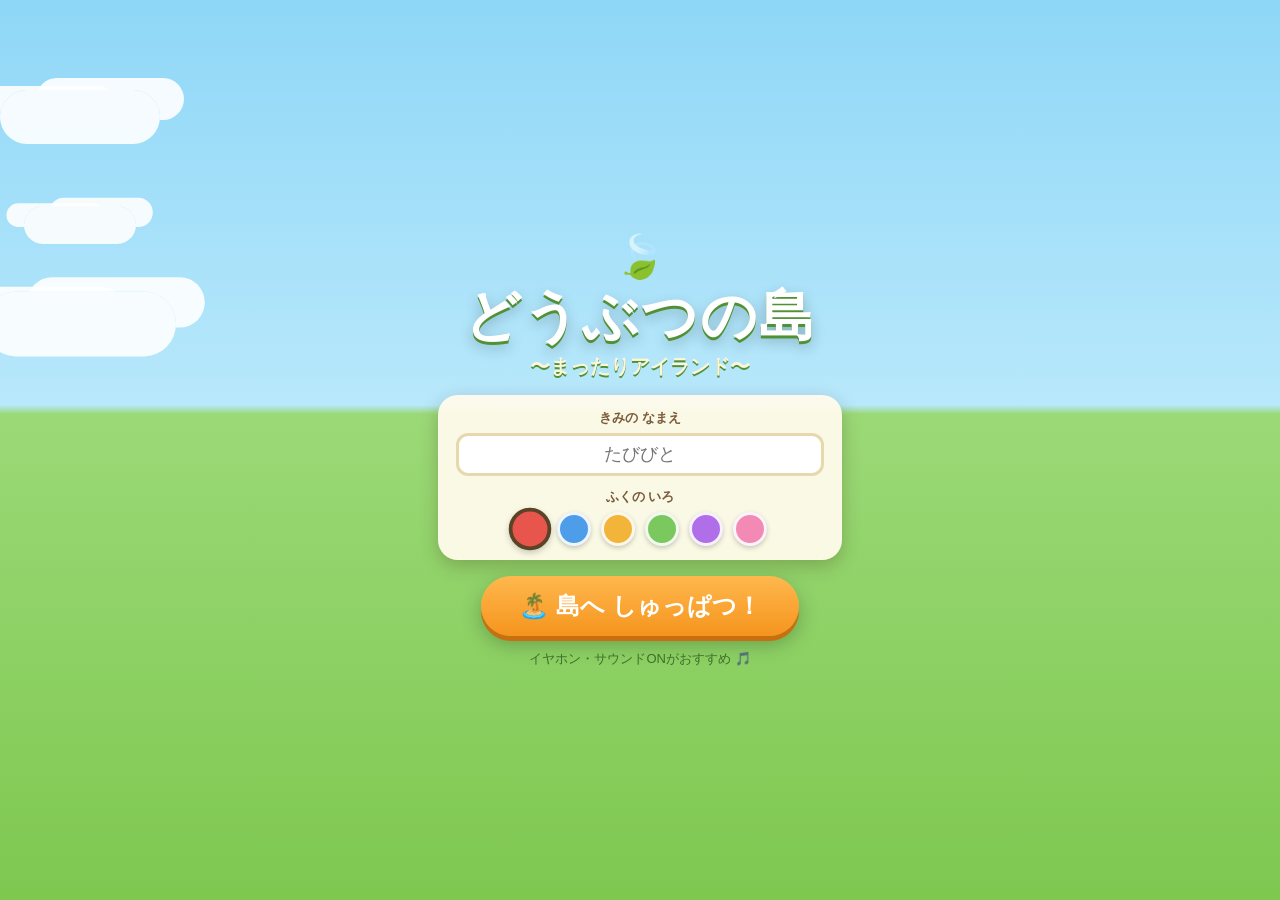
<file: animal-crossing-game/index.html>
<!DOCTYPE html>
<html lang="ja">
<head>
<meta charset="UTF-8">
<meta name="viewport" content="width=device-width, initial-scale=1.0, maximum-scale=1.0, user-scalable=no, viewport-fit=cover">
<meta name="apple-mobile-web-app-capable" content="yes">
<meta name="apple-mobile-web-app-status-bar-style" content="black-translucent">
<meta name="theme-color" content="#7ec850">
<title>どうぶつの島 〜まったりアイランド〜</title>
<link rel="stylesheet" href="css/style.css">
<script type="importmap">
{
  "imports": {
    "three": "./lib/three.module.js"
  }
}
</script>
</head>
<body>
<div id="app"></div>

<!-- ===== タイトル画面 ===== -->
<div id="title-screen">
  <div class="title-sky">
    <div class="title-cloud c1"></div>
    <div class="title-cloud c2"></div>
    <div class="title-cloud c3"></div>
  </div>
  <div class="title-inner">
    <div class="title-leaf">🍃</div>
    <h1 class="title-logo"><span>どうぶつの島</span><small>〜まったりアイランド〜</small></h1>
    <div class="title-form">
      <label for="player-name">きみの なまえ</label>
      <input id="player-name" type="text" maxlength="8" placeholder="たびびと" autocomplete="off">
      <div class="shirt-pick" id="shirt-pick">
        <span class="shirt-label">ふくの いろ</span>
        <div class="shirt-row">
          <button class="shirt-btn selected" data-color="#e8554d" style="background:#e8554d"></button>
          <button class="shirt-btn" data-color="#4d9de8" style="background:#4d9de8"></button>
          <button class="shirt-btn" data-color="#f2b53a" style="background:#f2b53a"></button>
          <button class="shirt-btn" data-color="#7bc95e" style="background:#7bc95e"></button>
          <button class="shirt-btn" data-color="#b06ee8" style="background:#b06ee8"></button>
          <button class="shirt-btn" data-color="#f28ab5" style="background:#f28ab5"></button>
        </div>
      </div>
    </div>
    <button id="start-btn">🏝️ 島へ しゅっぱつ！</button>
    <p class="title-hint">イヤホン・サウンドONがおすすめ 🎵</p>
    <p id="continue-note" class="continue-note" hidden>まえの セーブデータから つづきます</p>
  </div>
</div>

<!-- ===== ローディング ===== -->
<div id="loading" hidden><div class="loading-leaf">🍃</div><p>島へ むかっています…</p></div>

<!-- ===== HUD ===== -->
<div id="hud" hidden>
  <div class="hud-top">
    <div class="hud-chip" id="bells-chip"><span class="bell-icon">🔔</span><span id="bells-num">0</span></div>
    <div class="hud-chip" id="clock-chip"><span id="clock-date">7/1</span><span id="clock-time">00:00</span><span id="weather-icon">☀️</span></div>
    <div class="hud-top-right">
      <button class="hud-btn" id="btn-pocket" aria-label="ポケット">🎒</button>
      <button class="hud-btn" id="btn-zukan" aria-label="ずかん">📖</button>
      <button class="hud-btn" id="btn-map" aria-label="しま">🗺️</button>
      <button class="hud-btn" id="btn-sound" aria-label="サウンド">🔊</button>
    </div>
  </div>

  <div id="quest-chip" hidden><span id="quest-text"></span></div>

  <div id="joystick"><div id="joy-base"><div id="joy-stick"></div></div></div>

  <div class="hud-actions">
    <button id="tool-btn" aria-label="どうぐ">✋</button>
    <button id="action-btn" hidden><span id="action-label">はなす</span></button>
  </div>

  <div id="tool-wheel" hidden>
    <button class="tool-item" data-tool="hand"><span>✋</span><small>すで</small></button>
    <button class="tool-item" data-tool="rod"><span>🎣</span><small>つりざお</small></button>
    <button class="tool-item" data-tool="net"><span>🦋</span><small>あみ</small></button>
    <button class="tool-item" data-tool="shovel"><span>⛏️</span><small>スコップ</small></button>
    <button class="tool-item" data-tool="can"><span>🚿</span><small>じょうろ</small></button>
  </div>
</div>

<!-- ===== 会話ウィンドウ ===== -->
<div id="dialog" hidden>
  <div class="dialog-box">
    <div class="dialog-name" id="dialog-name">？？？</div>
    <p class="dialog-text" id="dialog-text"></p>
    <div class="dialog-next" id="dialog-next">▼</div>
    <div class="dialog-choices" id="dialog-choices" hidden></div>
  </div>
</div>

<!-- ===== キャッチ演出カード ===== -->
<div id="catch-card" hidden>
  <div class="catch-inner">
    <div class="catch-burst"></div>
    <div class="catch-icon" id="catch-icon">🐟</div>
    <p class="catch-title" id="catch-title">つかまえた！</p>
    <p class="catch-name" id="catch-name"></p>
    <p class="catch-flavor" id="catch-flavor"></p>
  </div>
</div>

<!-- ===== 汎用パネル（ポケット/ずかん/お店/マップ） ===== -->
<div id="panel" hidden>
  <div class="panel-box">
    <div class="panel-head">
      <h2 id="panel-title">ポケット</h2>
      <button id="panel-close">✕</button>
    </div>
    <div class="panel-tabs" id="panel-tabs"></div>
    <div class="panel-body" id="panel-body"></div>
    <div class="panel-foot" id="panel-foot"></div>
  </div>
</div>

<!-- ===== トースト通知 ===== -->
<div id="toast-wrap"></div>

<!-- ===== 画面回転などの演出用 ===== -->
<div id="flash"></div>

<script type="module" src="js/main.js"></script>
</body>
</html>
</file>
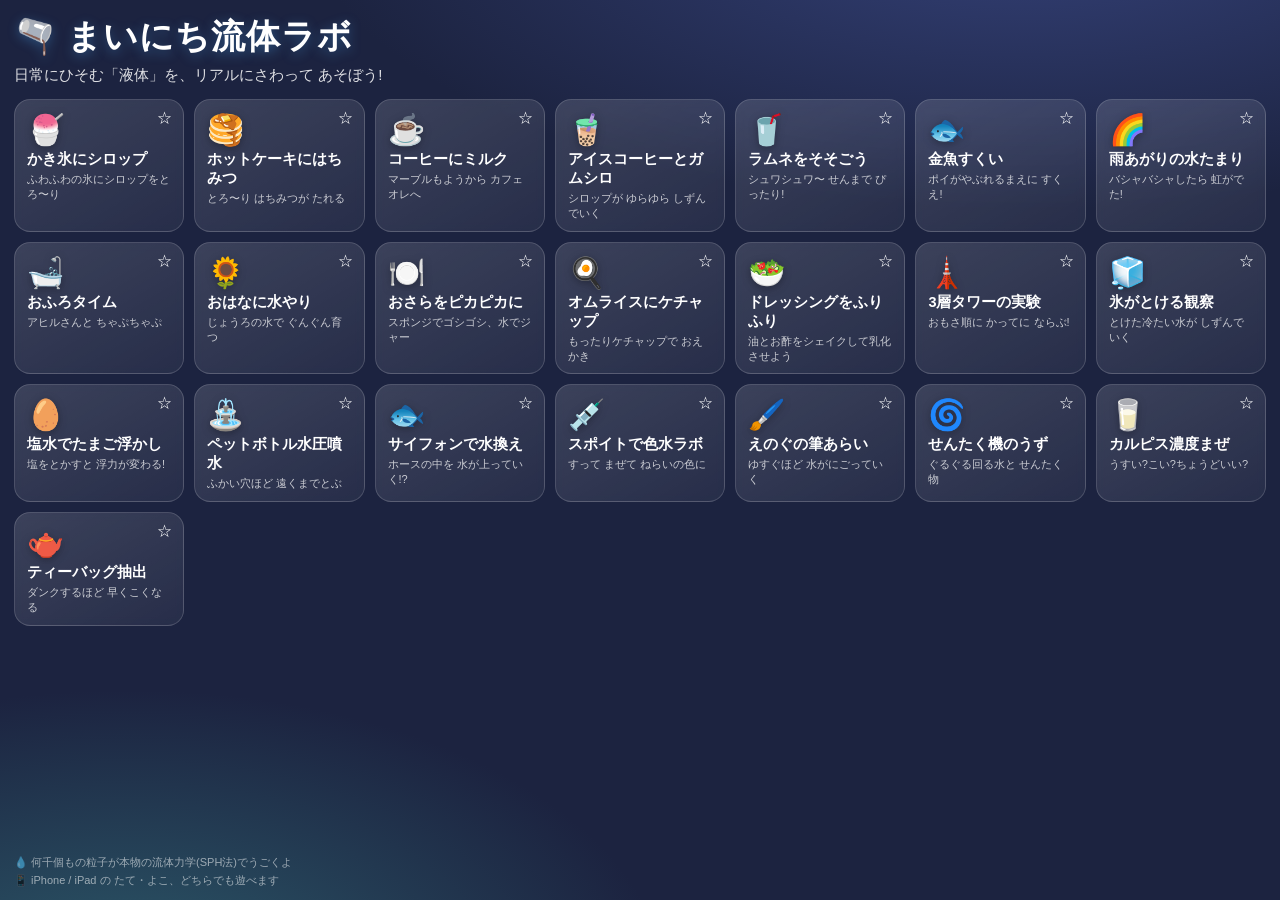
<file: everyday-fluid-lab/index.html>
<!DOCTYPE html>
<html lang="ja">
<head>
<meta charset="UTF-8">
<meta name="viewport" content="width=device-width, initial-scale=1.0, maximum-scale=1.0, user-scalable=no, viewport-fit=cover">
<meta name="apple-mobile-web-app-capable" content="yes">
<meta name="mobile-web-app-capable" content="yes">
<meta name="apple-mobile-web-app-status-bar-style" content="black-translucent">
<meta name="theme-color" content="#1c2340">
<title>まいにち流体ラボ 🫗 日常の液体シミュレーター</title>
<link rel="icon" href="data:image/svg+xml,<svg xmlns='http://www.w3.org/2000/svg' viewBox='0 0 100 100'><text y='.9em' font-size='90'>🫗</text></svg>">
<link rel="stylesheet" href="css/style.css">
</head>
<body>
<div id="app">

  <!-- ホーム画面 -->
  <div id="home">
    <header id="homeHeader">
      <h1><span class="drop">🫗</span> まいにち流体ラボ</h1>
      <p>日常にひそむ「液体」を、リアルにさわって あそぼう!</p>
    </header>
    <div id="cards"></div>
    <footer id="homeFooter">
      <p>💧 何千個もの粒子が本物の流体力学(SPH法)でうごくよ</p>
      <p>📱 iPhone / iPad の たて・よこ、どちらでも遊べます</p>
    </footer>
  </div>

  <!-- プレイ画面 -->
  <div id="play" hidden>
    <div id="stage">
      <canvas id="back"></canvas>
      <canvas id="fluid"></canvas>
      <canvas id="over"></canvas>
    </div>
    <div id="topbar">
      <button id="btnBack" class="iconbtn" aria-label="もどる">←</button>
      <div id="titleWrap">
        <div id="sceneTitle"></div>
        <div id="progressWrap"><div id="progressBar"></div></div>
      </div>
      <button id="btnReset" class="iconbtn" aria-label="やりなおす">↺</button>
      <button id="btnTilt" class="iconbtn" aria-label="傾きセンサー">📱</button>
      <button id="btnSound" class="iconbtn" aria-label="サウンド">🔊</button>
    </div>
    <div id="hint"></div>
    <div id="toolbar"></div>
    <div id="toast"></div>
  </div>

</div>
<script type="module" src="js/main.js"></script>
</body>
</html>
</file>
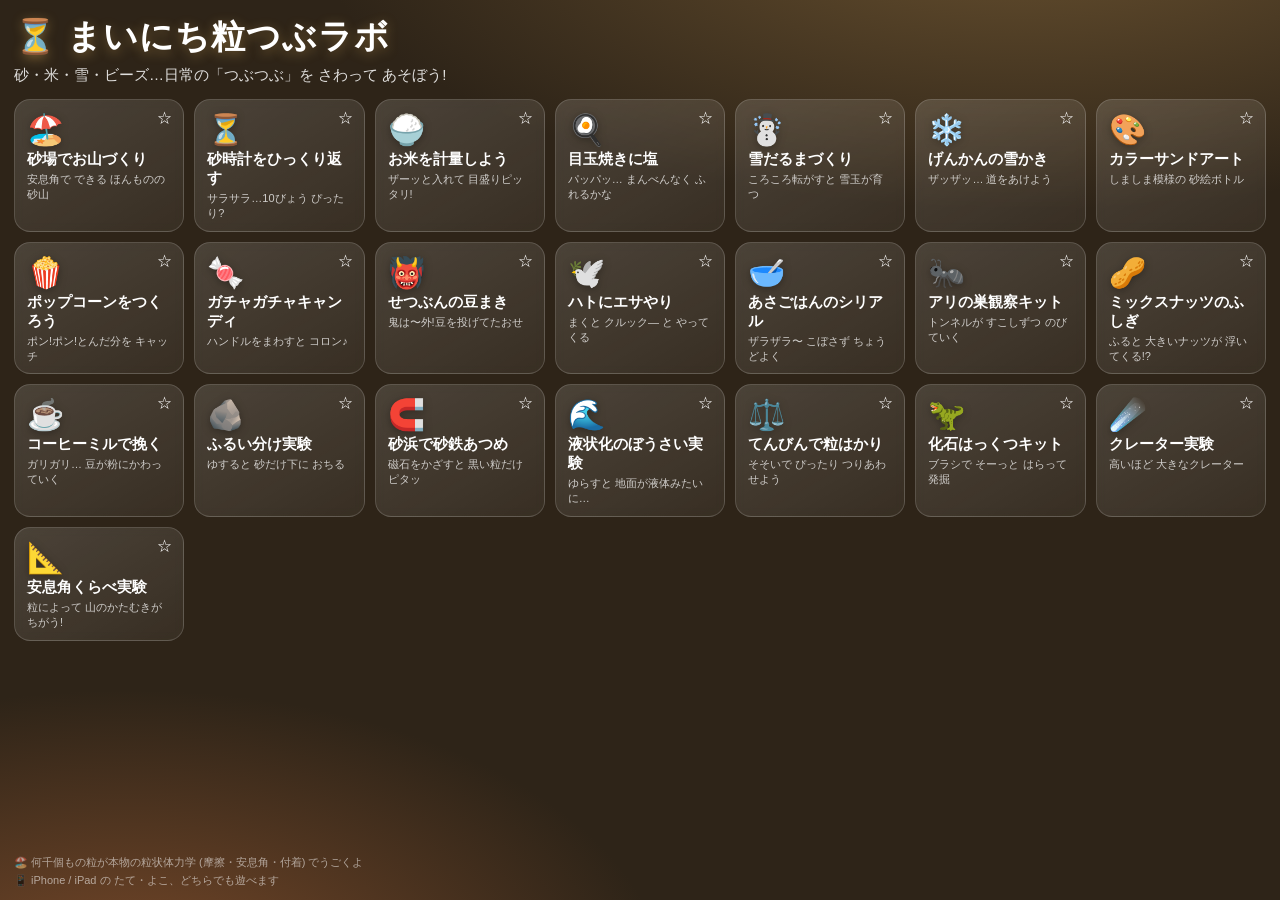
<file: everyday-granular-lab/index.html>
<!DOCTYPE html>
<html lang="ja">
<head>
<meta charset="UTF-8">
<meta name="viewport" content="width=device-width, initial-scale=1.0, maximum-scale=1.0, user-scalable=no, viewport-fit=cover">
<meta name="apple-mobile-web-app-capable" content="yes">
<meta name="mobile-web-app-capable" content="yes">
<meta name="apple-mobile-web-app-status-bar-style" content="black-translucent">
<meta name="theme-color" content="#3a2d1e">
<title>まいにち粒つぶラボ 🏖️ 日常の粒状物シミュレーター</title>
<link rel="icon" href="data:image/svg+xml,<svg xmlns='http://www.w3.org/2000/svg' viewBox='0 0 100 100'><text y='.9em' font-size='90'>⏳</text></svg>">
<link rel="stylesheet" href="css/style.css">
</head>
<body>
<div id="app">

  <!-- ホーム画面 -->
  <div id="home">
    <header id="homeHeader">
      <h1><span class="drop">⏳</span> まいにち粒つぶラボ</h1>
      <p>砂・米・雪・ビーズ…日常の「つぶつぶ」を さわって あそぼう!</p>
    </header>
    <div id="cards"></div>
    <footer id="homeFooter">
      <p>🏖️ 何千個もの粒が本物の粒状体力学 (摩擦・安息角・付着) でうごくよ</p>
      <p>📱 iPhone / iPad の たて・よこ、どちらでも遊べます</p>
    </footer>
  </div>

  <!-- プレイ画面 -->
  <div id="play" hidden>
    <div id="stage">
      <canvas id="back"></canvas>
      <canvas id="grain"></canvas>
      <canvas id="over"></canvas>
    </div>
    <div id="topbar">
      <button id="btnBack" class="iconbtn" aria-label="もどる">←</button>
      <div id="titleWrap">
        <div id="sceneTitle"></div>
        <div id="progressWrap"><div id="progressBar"></div></div>
      </div>
      <button id="btnReset" class="iconbtn" aria-label="やりなおす">↺</button>
      <button id="btnTilt" class="iconbtn" aria-label="傾きセンサー">📱</button>
      <button id="btnSound" class="iconbtn" aria-label="サウンド">🔊</button>
    </div>
    <div id="hint"></div>
    <div id="toolbar"></div>
    <div id="toast"></div>
  </div>

</div>
<script type="module" src="js/main.js"></script>
</body>
</html>
</file>
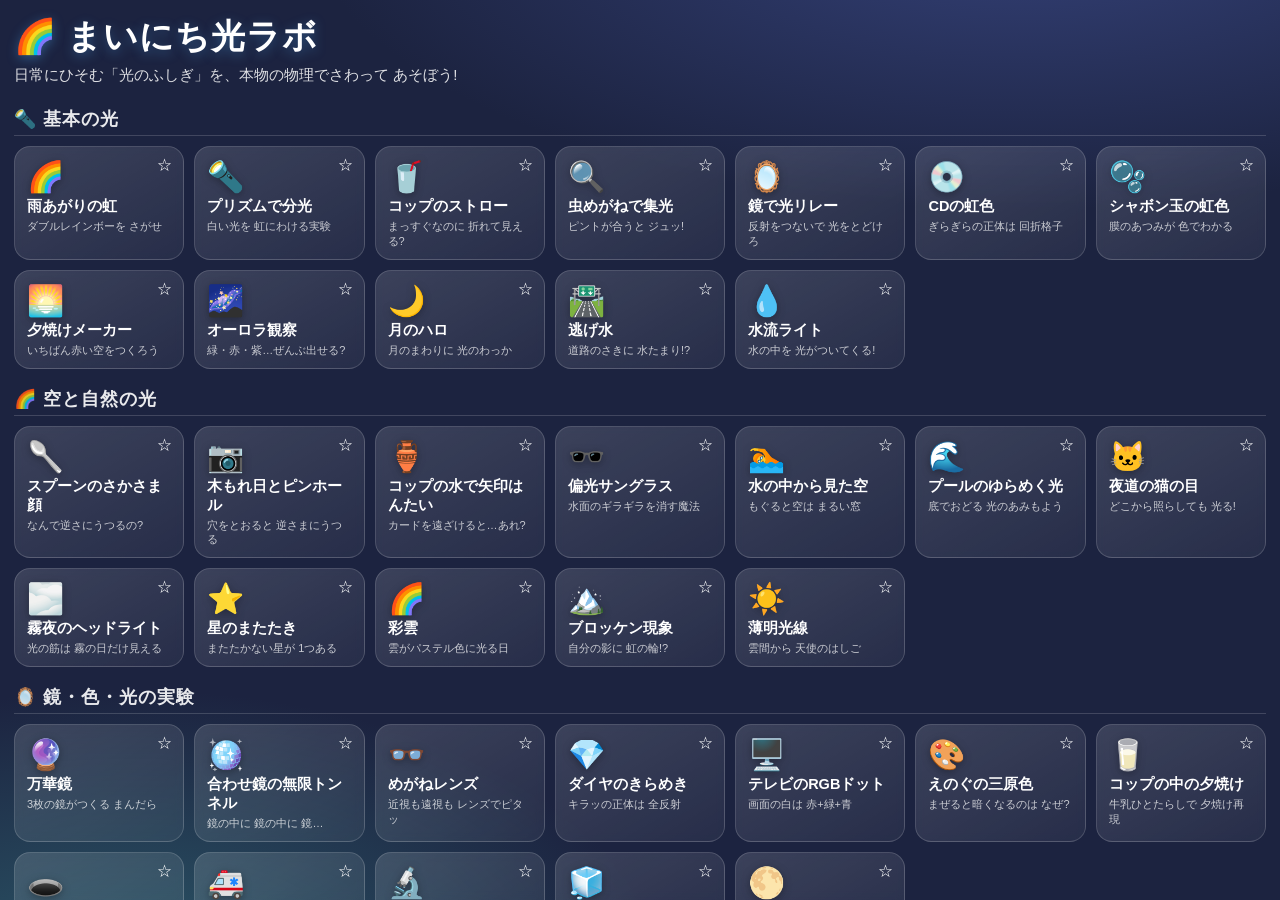
<file: everyday-optics-lab/index.html>
<!DOCTYPE html>
<html lang="ja">
<head>
<meta charset="UTF-8">
<meta name="viewport" content="width=device-width, initial-scale=1.0, maximum-scale=1.0, user-scalable=no, viewport-fit=cover">
<meta name="apple-mobile-web-app-capable" content="yes">
<meta name="mobile-web-app-capable" content="yes">
<meta name="apple-mobile-web-app-status-bar-style" content="black-translucent">
<meta name="theme-color" content="#141a33">
<title>まいにち光ラボ 🔆 日常の光シミュレーター</title>
<link rel="icon" href="data:image/svg+xml,<svg xmlns='http://www.w3.org/2000/svg' viewBox='0 0 100 100'><text y='.9em' font-size='90'>🌈</text></svg>">
<link rel="stylesheet" href="css/style.css">
</head>
<body>
<div id="app">

  <!-- ホーム画面 -->
  <div id="home">
    <header id="homeHeader">
      <h1><span class="drop">🌈</span> まいにち光ラボ</h1>
      <p>日常にひそむ「光のふしぎ」を、本物の物理でさわって あそぼう!</p>
    </header>
    <div id="cards"></div>
    <footer id="homeFooter">
      <p>🔆 波長ごとの屈折・干渉・散乱をリアルタイム計算しているよ</p>
      <p>📱 iPhone / iPad の たて・よこ、どちらでも遊べます</p>
    </footer>
  </div>

  <!-- プレイ画面 -->
  <div id="play" hidden>
    <div id="stage">
      <canvas id="sky"></canvas>
      <canvas id="back"></canvas>
      <canvas id="over"></canvas>
    </div>
    <div id="topbar">
      <button id="btnBack" class="iconbtn" aria-label="もどる">←</button>
      <div id="titleWrap">
        <div id="sceneTitle"></div>
        <div id="progressWrap"><div id="progressBar"></div></div>
      </div>
      <button id="btnReset" class="iconbtn" aria-label="やりなおす">↺</button>
      <button id="btnSound" class="iconbtn" aria-label="サウンド">🔊</button>
    </div>
    <div id="hint"></div>
    <div id="toolbar"></div>
    <div id="toast"></div>
  </div>

</div>
<script type="module" src="js/main.js"></script>
</body>
</html>
</file>
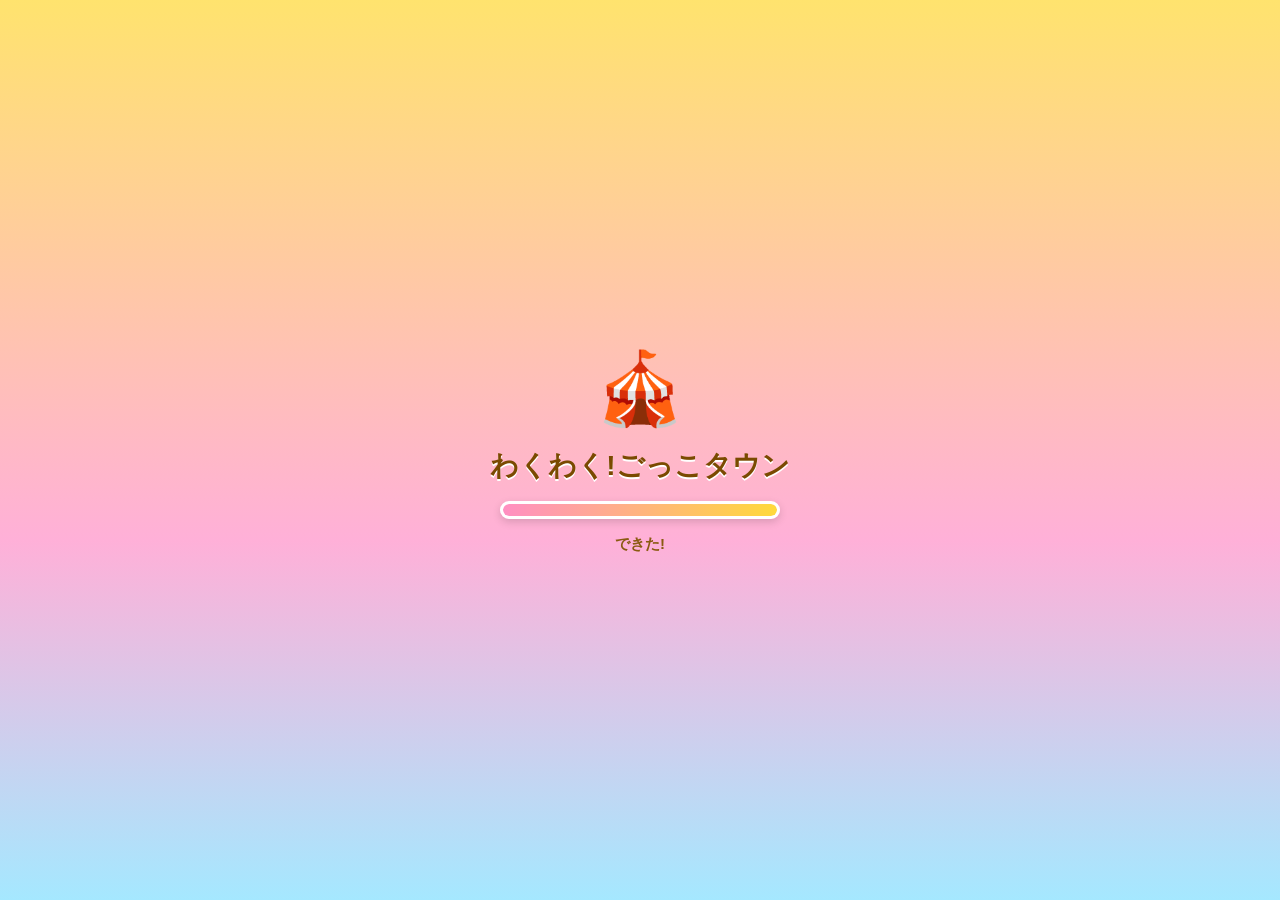
<file: gokko-land-game/index.html>
<!DOCTYPE html>
<html lang="ja">
<head>
<meta charset="UTF-8">
<meta name="viewport" content="width=device-width, initial-scale=1.0, maximum-scale=1.0, user-scalable=no, viewport-fit=cover">
<meta name="apple-mobile-web-app-capable" content="yes">
<meta name="apple-mobile-web-app-status-bar-style" content="black-translucent">
<meta name="theme-color" content="#ffd93b">
<title>わくわく!ごっこタウン</title>
<link rel="stylesheet" href="css/style.css">
<link rel="icon" href="data:image/svg+xml,<svg xmlns='http://www.w3.org/2000/svg' viewBox='0 0 100 100'><text y='.9em' font-size='90'>🎪</text></svg>">
<script type="importmap">
{
  "imports": {
    "three": "./lib/three.module.js",
    "three/addons/": "./lib/addons/"
  }
}
</script>
</head>
<body>
<div id="app">
  <canvas id="game-canvas"></canvas>

  <!-- ローディング -->
  <div id="loading-screen">
    <div class="loading-icon">🎪</div>
    <div class="loading-title">わくわく!ごっこタウン</div>
    <div class="loading-bar"><div id="loading-fill"></div></div>
    <div class="loading-text" id="loading-text">タウンをじゅんびちゅう…</div>
  </div>

  <!-- タイトル -->
  <div id="title-screen" class="hidden">
    <div class="title-deco" aria-hidden="true"></div>
    <h1 class="game-title"><span class="t-waku">わくわく!</span><span class="t-main">ごっこタウン</span></h1>
    <p class="game-subtitle">〜 いろんなおしごと たいけんしよう! 〜</p>
    <button id="btn-start" class="big-btn">🎈 あそぶ!</button>
    <p class="title-hint">たて でも よこ でも あそべるよ 📱</p>
  </div>

  <!-- タウンHUD -->
  <div id="hud-hub" class="hidden">
    <div class="hud-top">
      <div class="hud-left">
        <div class="stat coin-stat"><span class="stat-icon">🪙</span><span id="coins-val">0</span></div>
        <button class="hud-btn" id="btn-stamp" title="スタンプちょう">📖</button>
      </div>
      <div class="hud-right">
        <button class="hud-btn" id="btn-sound" title="おと">🔊</button>
      </div>
    </div>
    <div id="hub-hint" class="hub-hint">あそびたい おみせを タップしてね!</div>
  </div>

  <!-- ミニゲームHUD -->
  <div id="hud-game" class="hidden">
    <div class="hud-top">
      <div class="hud-left">
        <button class="hud-btn" id="btn-back" title="タウンにもどる">🏠</button>
      </div>
      <div id="order-bubble" class="hidden">
        <div id="order-face">🐻</div>
        <div id="order-text">いちごケーキ ください!</div>
      </div>
      <div class="hud-right">
        <div id="game-progress"></div>
      </div>
    </div>
    <div id="game-message" class="hidden"></div>
    <div id="game-gauge" class="hidden"><div id="game-gauge-zone"></div><div id="game-gauge-fill"></div></div>
    <div id="game-actions"></div>
  </div>

  <!-- リザルト -->
  <div id="result-overlay" class="hidden">
    <div id="result-card">
      <div id="result-title">🎉 だいせいこう!</div>
      <div id="result-stars"><span class="rstar">★</span><span class="rstar">★</span><span class="rstar">★</span></div>
      <div id="result-body"></div>
      <div id="result-stamp" class="hidden">スタンプ ゲット!<span id="result-stamp-icon">🍰</span></div>
      <div class="result-btns">
        <button id="result-retry" class="big-btn small secondary">🔁 もういちど</button>
        <button id="result-home" class="big-btn small">🏠 タウンへ</button>
      </div>
    </div>
  </div>

  <!-- スタンプちょう / コレクション -->
  <div id="panel-overlay" class="hidden">
    <div id="panel">
      <div id="panel-header">
        <span id="panel-title">📖 スタンプちょう</span>
        <button id="panel-close">✕</button>
      </div>
      <div id="panel-tabs">
        <button class="panel-tab active" data-tab="stamps">スタンプ</button>
        <button class="panel-tab" data-tab="hats">ぼうし</button>
      </div>
      <div id="panel-body"></div>
    </div>
  </div>

  <!-- ガチャ -->
  <div id="gacha-overlay" class="hidden">
    <div id="gacha-card">
      <div id="gacha-title">🎁 ぼうしガチャ</div>
      <div id="gacha-machine">
        <div id="gacha-dome">🔮</div>
        <div id="gacha-capsule" class="hidden">⚪</div>
        <div id="gacha-prize" class="hidden">🎩</div>
      </div>
      <div id="gacha-msg">コイン 20まい で 1かい まわせるよ</div>
      <div class="result-btns">
        <button id="gacha-spin" class="big-btn small">🪙 20 まわす!</button>
        <button id="gacha-close" class="big-btn small secondary">とじる</button>
      </div>
    </div>
  </div>

  <div id="toast-area"></div>
  <div id="fader"></div>
</div>

<script type="module" src="js/main.js"></script>
</body>
</html>
</file>
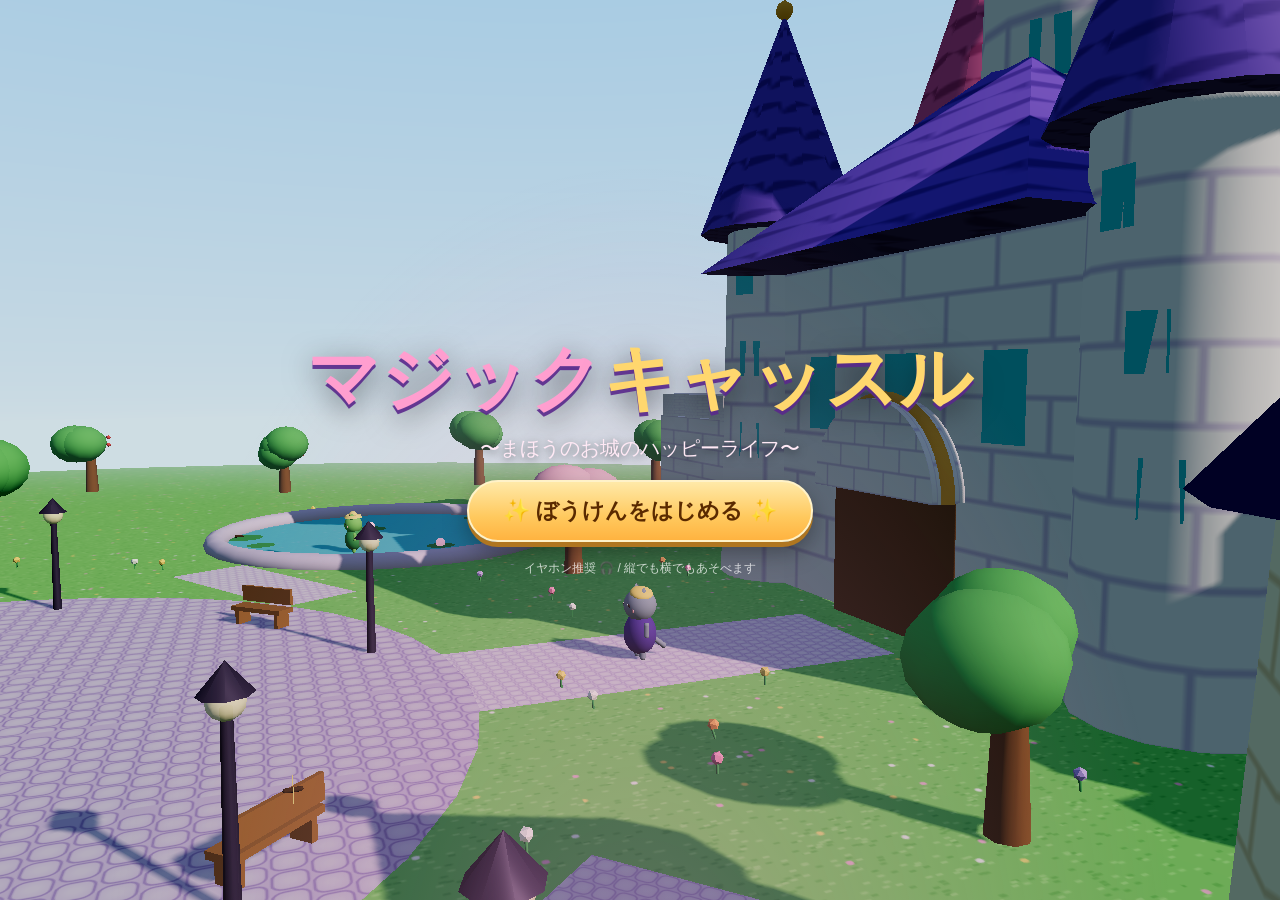
<file: magic-castle-game/index.html>
<!DOCTYPE html>
<html lang="ja">
<head>
<meta charset="UTF-8">
<meta name="viewport" content="width=device-width, initial-scale=1.0, maximum-scale=1.0, user-scalable=no, viewport-fit=cover">
<meta name="apple-mobile-web-app-capable" content="yes">
<meta name="apple-mobile-web-app-status-bar-style" content="black-translucent">
<meta name="theme-color" content="#2a1a5e">
<title>マジックキャッスル 〜まほうのお城のハッピーライフ〜</title>
<link rel="stylesheet" href="css/style.css">
<link rel="icon" href="data:image/svg+xml,<svg xmlns='http://www.w3.org/2000/svg' viewBox='0 0 100 100'><text y='.9em' font-size='90'>🏰</text></svg>">
<script type="importmap">
{
  "imports": {
    "three": "./lib/three.module.js",
    "three/addons/": "./lib/addons/"
  }
}
</script>
</head>
<body>
<div id="app">
  <canvas id="game-canvas"></canvas>

  <!-- ローディング画面 -->
  <div id="loading-screen">
    <div class="loading-castle">🏰</div>
    <div class="loading-title">マジックキャッスル</div>
    <div class="loading-sub">まほうのお城のハッピーライフ</div>
    <div class="loading-bar"><div id="loading-fill"></div></div>
    <div class="loading-text" id="loading-text">おしろをたてています…</div>
  </div>

  <!-- タイトル画面 -->
  <div id="title-screen" class="hidden">
    <div class="title-stars"></div>
    <h1 class="game-title"><span class="t1">マジック</span><span class="t2">キャッスル</span></h1>
    <p class="game-subtitle">〜まほうのお城のハッピーライフ〜</p>
    <button id="btn-start" class="big-btn">✨ ぼうけんをはじめる ✨</button>
    <button id="btn-continue" class="big-btn secondary hidden">📖 つづきから</button>
    <p class="title-hint">イヤホン推奨 🎧 / 縦でも横でもあそべます</p>
  </div>

  <!-- HUD -->
  <div id="hud" class="hidden">
    <div id="hud-top">
      <div id="hud-status">
        <div class="stat" id="stat-coins"><span class="stat-icon">🪙</span><span id="coins-val">0</span></div>
        <div class="stat" id="stat-happy"><span class="stat-icon">💖</span><span id="happy-val">0</span></div>
        <div class="stat" id="stat-level"><span class="stat-icon">👑</span><span id="level-val">Lv.1</span></div>
      </div>
      <div id="hud-clock"><span id="clock-icon">☀️</span><span id="clock-text">ひる</span></div>
      <div id="hud-buttons">
        <button class="hud-btn" id="btn-dressup" title="きせかえ">👗</button>
        <button class="hud-btn" id="btn-shop" title="ショップ">🛍️</button>
        <button class="hud-btn" id="btn-book" title="ずかん">📖</button>
        <button class="hud-btn" id="btn-quest" title="おねがい">📜</button>
        <button class="hud-btn" id="btn-photo" title="しゃしん">📷</button>
        <button class="hud-btn" id="btn-sound" title="おと">🔊</button>
      </div>
    </div>

    <div id="quest-tracker" class="hidden">
      <div class="qt-title">📜 おねがい</div>
      <div class="qt-body" id="qt-body"></div>
    </div>

    <!-- 仮想ジョイスティック -->
    <div id="joystick-zone">
      <div id="joystick-base"><div id="joystick-knob"></div></div>
    </div>

    <!-- アクションボタン -->
    <div id="action-zone">
      <button id="btn-magic" class="round-btn magic"><span>🪄</span><label>まほう</label></button>
      <button id="btn-action" class="round-btn action hidden"><span id="action-icon">💬</span><label id="action-label">はなす</label></button>
    </div>

    <div id="interact-hint" class="hidden"></div>
  </div>

  <!-- 会話ウィンドウ -->
  <div id="dialog-box" class="hidden">
    <div id="dialog-name"></div>
    <div id="dialog-text"></div>
    <div id="dialog-choices" class="hidden"></div>
    <div id="dialog-next">▼ タップ</div>
  </div>

  <!-- トースト通知 -->
  <div id="toast-area"></div>

  <!-- 汎用パネル(ショップ・きせかえ・ずかん・クエスト) -->
  <div id="panel-overlay" class="hidden">
    <div id="panel">
      <div id="panel-header">
        <span id="panel-title">パネル</span>
        <button id="panel-close">✕</button>
      </div>
      <div id="panel-tabs"></div>
      <div id="panel-body"></div>
    </div>
  </div>

  <!-- つりミニゲーム -->
  <div id="fishing-ui" class="hidden">
    <div id="fishing-msg">ウキをみていてね…</div>
    <div id="fishing-gauge" class="hidden">
      <div id="fishing-target"></div>
      <div id="fishing-cursor"></div>
    </div>
    <button id="fishing-btn" class="big-btn small">🎣 あわせる!</button>
  </div>

  <!-- ダンスミニゲーム -->
  <div id="dance-ui" class="hidden">
    <div id="dance-score">SCORE 0</div>
    <div id="dance-lanes">
      <div class="dance-lane" data-lane="0"><div class="lane-hit">💜</div></div>
      <div class="dance-lane" data-lane="1"><div class="lane-hit">💛</div></div>
      <div class="dance-lane" data-lane="2"><div class="lane-hit">💙</div></div>
    </div>
    <div id="dance-judge"></div>
  </div>

  <!-- リザルト -->
  <div id="result-overlay" class="hidden">
    <div id="result-card">
      <div id="result-title">🎉 だいせいこう!</div>
      <div id="result-body"></div>
      <button id="result-ok" class="big-btn small">OK!</button>
    </div>
  </div>

  <!-- 写真モード -->
  <div id="photo-ui" class="hidden">
    <button id="photo-shoot" class="big-btn small">📸 さつえい</button>
    <button id="photo-exit" class="big-btn small secondary">もどる</button>
  </div>

  <div id="fader"></div>
</div>

<script type="module" src="js/main.js"></script>
</body>
</html>
</file>
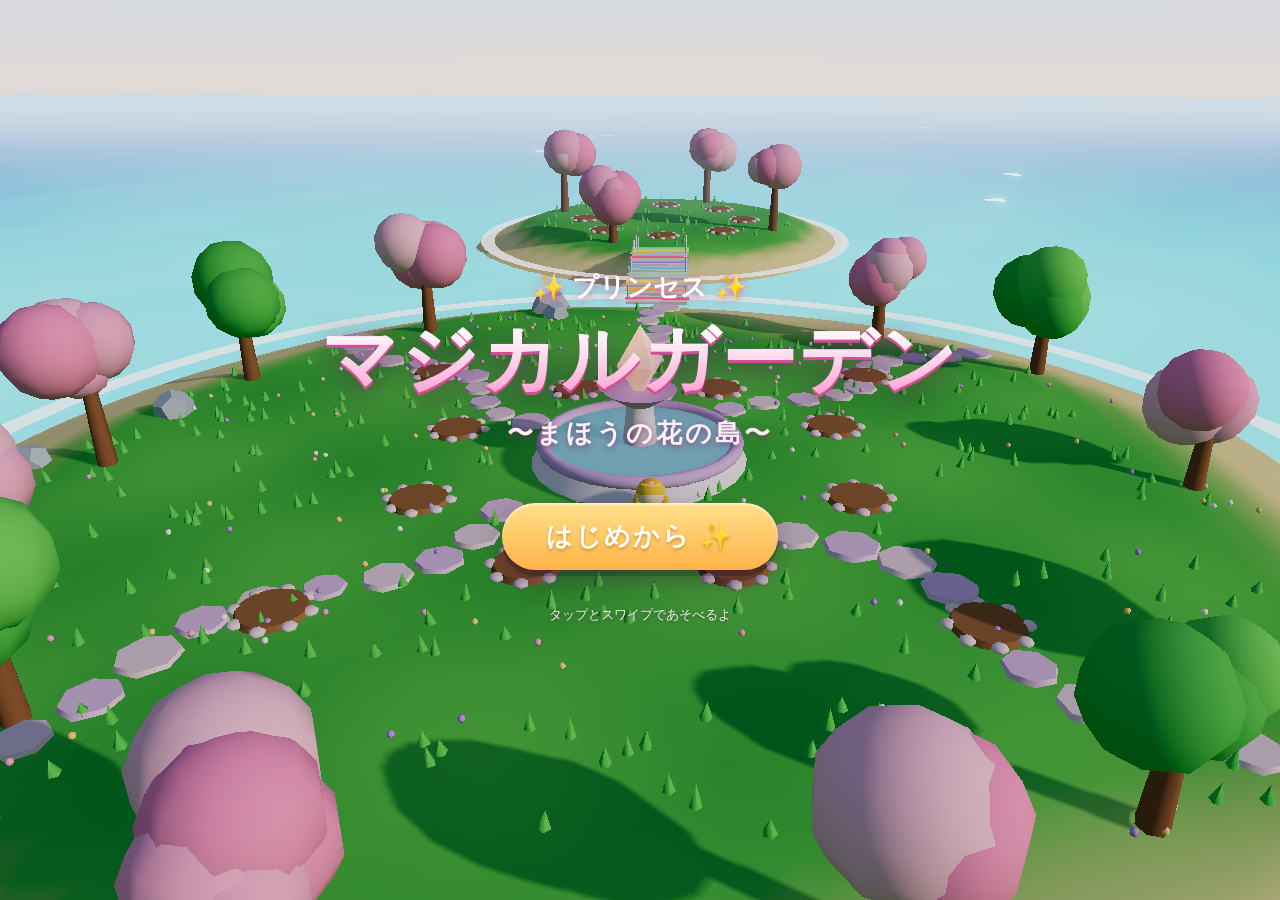
<file: magical-garden-island-game/index.html>
<!DOCTYPE html>
<html lang="ja">
<head>
<meta charset="UTF-8">
<meta name="viewport" content="width=device-width, initial-scale=1.0, maximum-scale=1.0, user-scalable=no, viewport-fit=cover">
<meta name="apple-mobile-web-app-capable" content="yes">
<meta name="apple-mobile-web-app-status-bar-style" content="black-translucent">
<title>プリンセス マジカルガーデン 〜まほうの花の島〜</title>
<link rel="stylesheet" href="css/style.css">
<link rel="icon" href="data:image/svg+xml,<svg xmlns='http://www.w3.org/2000/svg' viewBox='0 0 100 100'><text y='.9em' font-size='90'>🌷</text></svg>">
<script type="importmap">
{
  "imports": {
    "three": "./lib/three.module.js",
    "three/addons/": "./lib/addons/"
  }
}
</script>
</head>
<body>
<div id="app">
  <canvas id="game-canvas"></canvas>

  <!-- ローディング画面 -->
  <div id="loading-screen">
    <div class="loading-flower">🌷</div>
    <div class="loading-text">まほうのしまへ しゅっぱつちゅう…</div>
    <div class="loading-bar"><div id="loading-fill"></div></div>
  </div>

  <!-- タイトル画面 -->
  <div id="title-screen" class="screen hidden">
    <div class="title-sparkles" aria-hidden="true"></div>
    <h1 class="game-title">
      <span class="title-small">✨ プリンセス ✨</span>
      <span class="title-main">マジカルガーデン</span>
      <span class="title-sub">〜まほうの花の島〜</span>
    </h1>
    <div class="title-buttons">
      <button id="btn-continue" class="big-btn pink hidden">つづきから 🌸</button>
      <button id="btn-newgame" class="big-btn gold">はじめから ✨</button>
    </div>
    <p class="title-hint">タップとスワイプであそべるよ</p>
  </div>

  <!-- HUD -->
  <div id="hud" class="hidden">
    <!-- 上部ステータス -->
    <div id="top-bar">
      <div class="stat-chip" id="chip-sparkle"><span class="chip-icon">✨</span><span id="stat-sparkle">0</span></div>
      <div class="stat-chip" id="chip-petal"><span class="chip-icon">🌸</span><span id="stat-petal">0</span></div>
      <div class="stat-chip level-chip" id="chip-level">
        <span class="chip-icon">👑</span><span>Lv.<span id="stat-level">1</span></span>
        <div class="level-bar"><div id="level-fill"></div></div>
      </div>
      <div class="stat-chip" id="chip-clock"><span id="stat-clock">☀️</span></div>
    </div>

    <!-- クエストバナー -->
    <div id="quest-banner">
      <span class="quest-fairy">🧚</span>
      <div class="quest-body">
        <div id="quest-title">クエスト</div>
        <div id="quest-progress"></div>
      </div>
    </div>

    <!-- 右側メニュー -->
    <div id="side-menu">
      <button class="menu-btn" id="btn-bag" title="バッグ">🎒</button>
      <button class="menu-btn" id="btn-shop" title="ショップ">🛍️</button>
      <button class="menu-btn" id="btn-decor" title="もようがえ">🪄</button>
      <button class="menu-btn" id="btn-dress" title="ドレス">👗</button>
      <button class="menu-btn" id="btn-album" title="ずかん">📖</button>
      <button class="menu-btn" id="btn-camera" title="しゃしん">📷</button>
      <button class="menu-btn" id="btn-sound" title="おと">🔊</button>
    </div>

    <!-- 妖精のセリフ -->
    <div id="fairy-bubble" class="hidden">
      <span class="bubble-fairy">🧚</span>
      <div id="fairy-text"></div>
      <div class="bubble-tap">タップ ▶</div>
    </div>

    <!-- トースト -->
    <div id="toast-area"></div>
  </div>

  <!-- デコ配置モード -->
  <div id="decor-mode" class="hidden">
    <div class="decor-hint">おきたいばしょに ドラッグしてね</div>
    <div class="decor-actions">
      <button id="decor-rotate" class="round-btn">↻</button>
      <button id="decor-ok" class="round-btn ok">✓</button>
      <button id="decor-cancel" class="round-btn cancel">✕</button>
    </div>
  </div>

  <!-- 写真モード -->
  <div id="photo-mode" class="hidden">
    <button id="photo-shutter">📷</button>
    <button id="photo-exit" class="round-btn cancel">✕</button>
  </div>

  <!-- モーダルパネル -->
  <div id="panel-overlay" class="hidden">
    <div id="panel">
      <div id="panel-header">
        <span id="panel-title">パネル</span>
        <button id="panel-close" class="round-btn cancel">✕</button>
      </div>
      <div id="panel-tabs"></div>
      <div id="panel-content"></div>
    </div>
  </div>

  <!-- レベルアップ演出 -->
  <div id="levelup-splash" class="hidden">
    <div class="levelup-inner">
      <div class="levelup-rainbow">🌈</div>
      <div class="levelup-text">ガーデンレベルアップ!</div>
      <div id="levelup-detail"></div>
    </div>
  </div>

  <!-- 回転のおすすめはしない(縦横両対応) -->
</div>
<script type="module" src="js/main.js"></script>
</body>
</html>
</file>
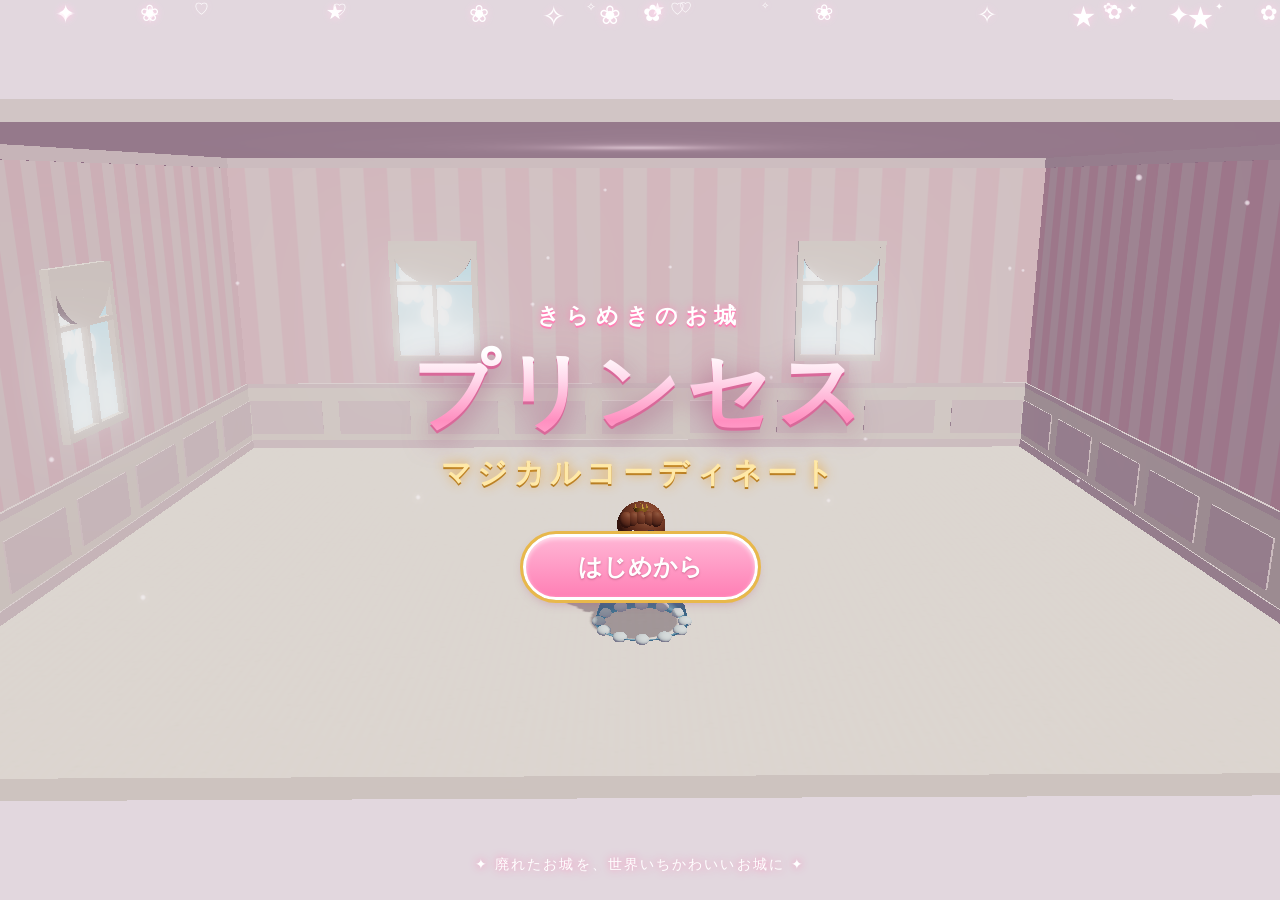
<file: pretty-princess-game/index.html>
<!DOCTYPE html>
<html lang="ja">
<head>
<meta charset="UTF-8">
<meta name="viewport" content="width=device-width, initial-scale=1.0">
<title>プリティ・プリンセス マジカルコーディネート風 〜きらめきのお城〜</title>
<link rel="stylesheet" href="css/style.css">
<link rel="icon" href="data:image/svg+xml,<svg xmlns='http://www.w3.org/2000/svg' viewBox='0 0 100 100'><text y='.9em' font-size='90'>👑</text></svg>">
<script type="importmap">
{
  "imports": {
    "three": "./lib/three.module.js",
    "three/addons/": "./lib/addons/"
  }
}
</script>
</head>
<body>
<div id="app">
  <canvas id="game-canvas"></canvas>

  <!-- 金の飾り枠 -->
  <div id="frame-overlay" class="hidden"></div>

  <!-- ローディング -->
  <div id="loading-screen">
    <div class="loading-crown">👑</div>
    <div class="loading-text">じゅんびちゅう…</div>
    <div class="loading-bar"><div id="loading-fill"></div></div>
  </div>

  <!-- タイトル画面 -->
  <div id="title-screen" class="screen hidden">
    <div class="title-sparkles"></div>
    <h1 class="game-title">
      <span class="title-small">きらめきのお城</span>
      <span class="title-main">プリンセス</span>
      <span class="title-sub">マジカルコーディネート</span>
    </h1>
    <div class="title-buttons">
      <button id="btn-continue" class="royal-btn big hidden">つづきから</button>
      <button id="btn-newgame" class="royal-btn big">はじめから</button>
    </div>
    <div class="title-copyright">✦ 廃れたお城を、世界いちかわいいお城に ✦</div>
  </div>

  <!-- オープニング / ストーリー -->
  <div id="story-screen" class="screen hidden">
    <div class="story-box">
      <p id="story-text"></p>
      <button id="btn-story-next" class="royal-btn">つぎへ ▶</button>
    </div>
  </div>

  <!-- 城マップ(部屋えらび) -->
  <div id="map-screen" class="screen hidden">
    <div class="map-header">
      <h2>🏰 お城のちず 〜へやをえらんでね〜</h2>
      <div class="map-progress"><span id="map-progress-text"></span><div class="map-progress-bar"><div id="map-progress-fill"></div></div></div>
    </div>
    <div id="castle-map"></div>
    <div class="map-footer">
      <button id="btn-map-quests" class="royal-btn small">📜 クエスト</button>
      <button id="btn-map-achievements" class="royal-btn small">🏆 じっせき</button>
      <button id="btn-map-dressup" class="royal-btn small">👗 ドレスアップ</button>
      <button id="btn-map-gacha" class="royal-btn small">🎀 まほうのガチャ</button>
      <button id="btn-map-title" class="royal-btn small ghost">タイトルへ</button>
    </div>
  </div>

  <!-- HUD(部屋にいるとき) -->
  <div id="hud" class="hidden">
    <div class="hud-top-left">
      <button id="btn-back-map" class="icon-btn" title="お城のちずへ">🏰</button>
      <div id="hud-room-name" class="hud-room-name"></div>
      <div id="hud-score" class="hud-score"></div>
    </div>
    <div class="hud-top-right">
      <div class="wallet"><span class="coin-icon">🪙</span><span id="hud-coins">0</span></div>
      <div class="wallet"><span class="coin-icon">💎</span><span id="hud-jewels">0</span></div>
      <button id="btn-daynight" class="icon-btn" title="ひる/よる">🌸</button>
      <button id="btn-sound" class="icon-btn" title="おと ON/OFF">🔔</button>
    </div>
    <div class="hud-bottom-right">
      <button id="btn-mode-edit" class="royal-btn">🛋 もようがえ</button>
      <button id="btn-mode-photo" class="royal-btn">📷 ふうけいカメラ</button>
      <button id="btn-hud-quests" class="royal-btn small">📜</button>
    </div>
    <div id="hud-hint" class="hud-hint">ゆかをクリックするとプリンセスがあるくよ</div>
  </div>

  <!-- 編集モードUI -->
  <div id="edit-ui" class="hidden">
    <div class="edit-topbar">
      <button id="btn-edit-exit" class="royal-btn small">✔ もようがえ おわり</button>
      <div id="edit-score-panel"></div>
      <div class="edit-cat-info"><span id="edit-selected-name"></span></div>
    </div>
    <div id="edit-actions" class="edit-actions hidden">
      <button id="btn-act-move" class="action-btn">✋ うごかす</button>
      <button id="btn-act-rotate" class="action-btn">🔄 まわす</button>
      <button id="btn-act-store" class="action-btn">📦 しまう</button>
      <button id="btn-act-cancel" class="action-btn">✖ とじる</button>
    </div>
    <div id="catalog-panel">
      <div id="catalog-tabs"></div>
      <div id="catalog-filter">
        <input id="catalog-search" type="text" placeholder="🔍 なまえでさがす">
        <select id="catalog-color-filter"><option value="">ぜんぶのいろ</option></select>
        <label class="owned-filter"><input type="checkbox" id="catalog-owned-only"> もっているものだけ</label>
      </div>
      <div id="catalog-grid"></div>
      <div id="catalog-pager"></div>
    </div>
    <div id="edit-help" class="edit-help">クリックでおく ・ Rキーでまわす ・ 右クリックでキャンセル ・ おいたものをクリックでへんこう</div>
  </div>

  <!-- フォトモードUI -->
  <div id="photo-ui" class="hidden">
    <div class="photo-topbar">
      <span class="photo-title">📷 ふうけいカメラ</span>
      <button id="btn-photo-exit" class="royal-btn small">やめる</button>
    </div>
    <div class="photo-frame-deco"></div>
    <div class="photo-bottombar">
      <div class="photo-group">
        <span class="photo-label">ポーズ</span>
        <button class="photo-btn pose-btn" data-pose="stand">たつ</button>
        <button class="photo-btn pose-btn" data-pose="wave">バイバイ</button>
        <button class="photo-btn pose-btn" data-pose="bow">おじぎ</button>
        <button class="photo-btn pose-btn" data-pose="twirl">くるくる</button>
        <button class="photo-btn pose-btn" data-pose="hide">キャラなし</button>
      </div>
      <div class="photo-group">
        <span class="photo-label">フィルター</span>
        <button class="photo-btn filter-btn" data-filter="none">なし</button>
        <button class="photo-btn filter-btn" data-filter="dream">ドリーミー</button>
        <button class="photo-btn filter-btn" data-filter="retro">レトロ</button>
        <button class="photo-btn filter-btn" data-filter="vivid">ビビッド</button>
        <button class="photo-btn filter-btn" data-filter="mono">モノクロ</button>
      </div>
      <button id="btn-photo-shoot" class="royal-btn">✨ さつえい ✨</button>
    </div>
  </div>

  <!-- ドレスアップUI -->
  <div id="dressup-screen" class="screen hidden">
    <div class="dressup-layout">
      <div class="dressup-preview"><canvas id="dressup-canvas"></canvas></div>
      <div class="dressup-panel">
        <h2>👗 ドレスアップ</h2>
        <div id="dressup-options"></div>
        <button id="btn-dressup-done" class="royal-btn">きまり!</button>
      </div>
    </div>
  </div>

  <!-- 汎用ダイアログ -->
  <div id="dialog-overlay" class="hidden">
    <div id="dialog-box">
      <div id="dialog-title"></div>
      <div id="dialog-content"></div>
      <div id="dialog-buttons"></div>
    </div>
  </div>

  <!-- トースト通知 -->
  <div id="toast-container"></div>

  <!-- 復興セレモニー演出 -->
  <div id="ceremony-overlay" class="hidden">
    <div class="ceremony-text" id="ceremony-text"></div>
  </div>
</div>
<script type="module" src="js/main.js"></script>
</body>
</html>
</file>
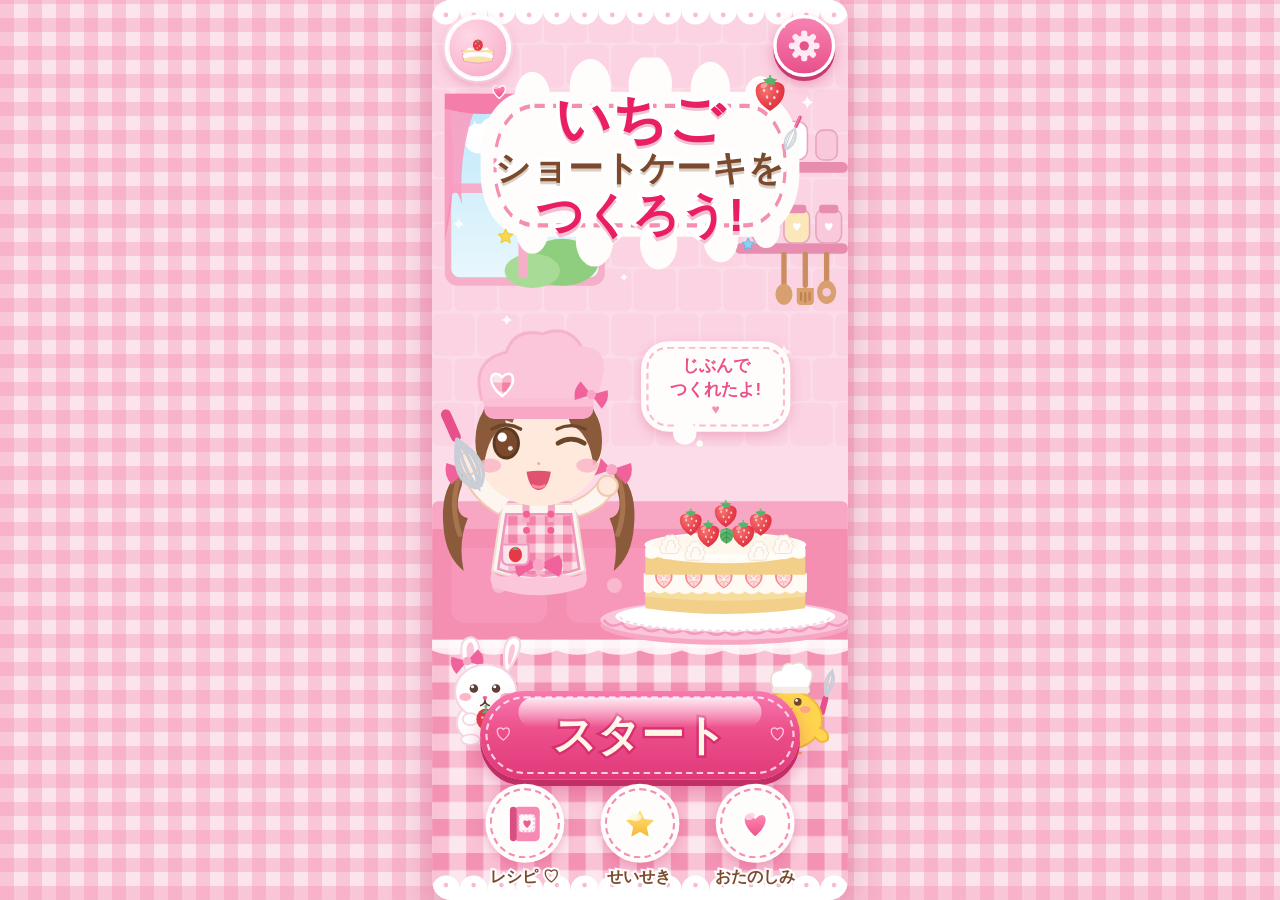
<file: strawberry-shortcake-game/index.html>
<!DOCTYPE html>
<html lang="ja">
<head>
<meta charset="UTF-8">
<meta name="viewport" content="width=device-width, initial-scale=1.0, maximum-scale=1.0, user-scalable=no, viewport-fit=cover">
<meta name="apple-mobile-web-app-capable" content="yes">
<meta name="apple-mobile-web-app-status-bar-style" content="default">
<meta name="theme-color" content="#f8bbd0">
<title>いちごショートケーキをつくろう!</title>
<link rel="icon" href="data:image/svg+xml,<svg xmlns='http://www.w3.org/2000/svg' viewBox='0 0 100 100'><text y='.9em' font-size='90'>🍓</text></svg>">
<link rel="stylesheet" href="css/style.css">
</head>
<body>
<div id="letterbox"></div>
<div id="stage-wrap">
  <div id="stage">
    <div id="scene-root"></div>
    <canvas id="fx-canvas"></canvas>
    <div id="toast-root"></div>
    <div id="modal-root"></div>
  </div>
</div>
<script type="module" src="js/main.js"></script>
</body>
</html>
</file>
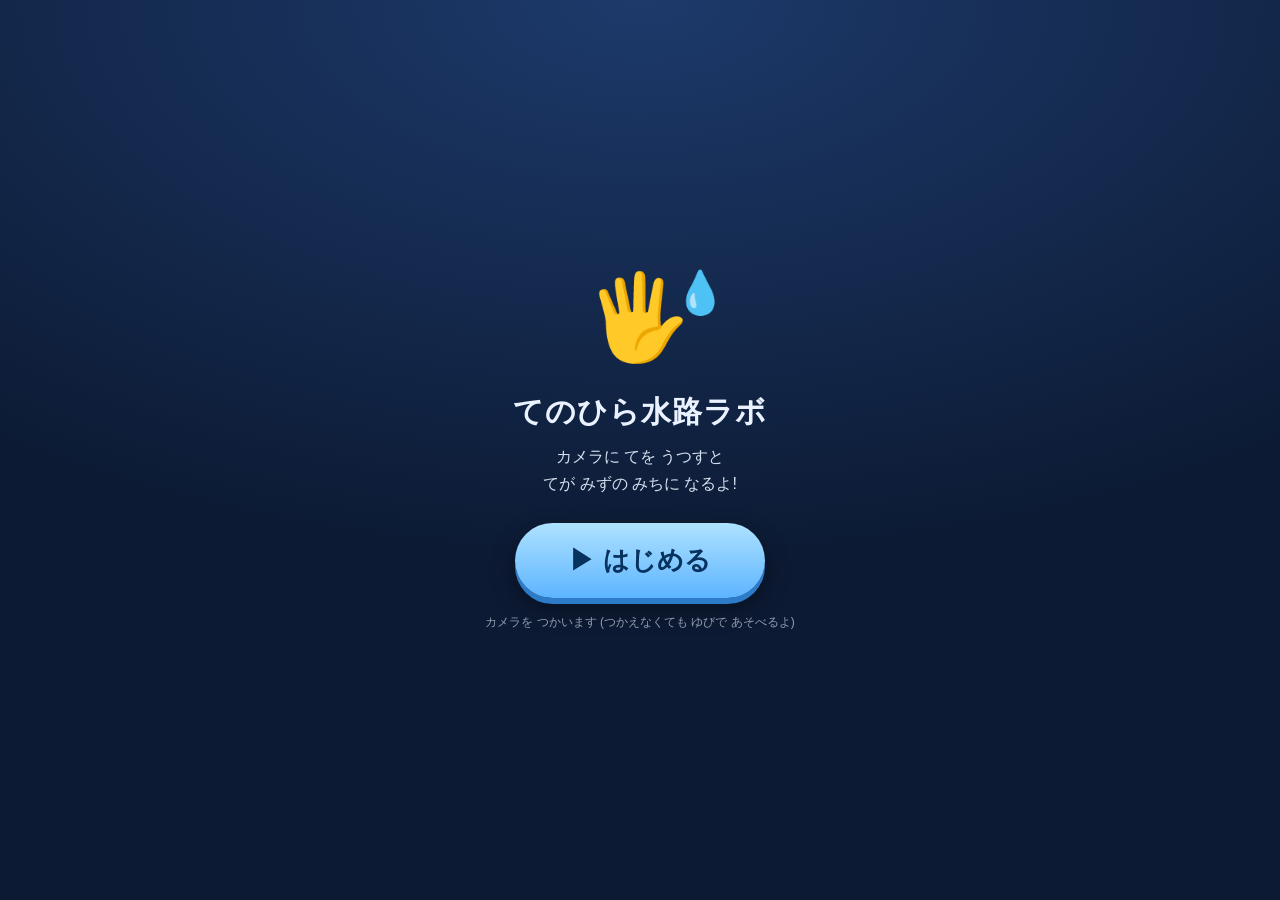
<file: tenohira-suiro-lab/index.html>
<!DOCTYPE html>
<html lang="ja">
<head>
<meta charset="UTF-8">
<meta name="viewport" content="width=device-width, initial-scale=1.0, maximum-scale=1.0, user-scalable=no, viewport-fit=cover">
<meta name="apple-mobile-web-app-capable" content="yes">
<meta name="mobile-web-app-capable" content="yes">
<meta name="apple-mobile-web-app-status-bar-style" content="black-translucent">
<meta name="theme-color" content="#0c1a33">
<title>てのひら水路ラボ 🖐💧 手が水路になる実験あそび</title>
<link rel="icon" href="data:image/svg+xml,<svg xmlns='http://www.w3.org/2000/svg' viewBox='0 0 100 100'><text y='.9em' font-size='90'>🖐</text></svg>">
<link rel="stylesheet" href="css/style.css">
</head>
<body>
<div id="app">

  <div id="stage">
    <canvas id="back"></canvas>
    <canvas id="fluid"></canvas>
    <canvas id="over"></canvas>
  </div>

  <!-- 上のボタン -->
  <div id="topbar">
    <button id="btnCamera" class="iconbtn" aria-label="カメラ/ゆび切りかえ">📷</button>
    <div class="spacer"></div>
    <button id="btnReset" class="iconbtn" aria-label="やりなおす">↺</button>
    <button id="btnSound" class="iconbtn" aria-label="サウンド">🔊</button>
  </div>

  <!-- じゃぐちトレイ (下) -->
  <div id="tray"></div>

  <!-- ロード中のコップ -->
  <div id="loadCup" hidden>
    <div id="loadGlass"><div id="loadWater"></div></div>
    <div id="loadLabel">じゅんびちゅう…</div>
  </div>

  <div id="toast"></div>

  <!-- はじめの画面 -->
  <div id="boot">
    <div id="bootInner">
      <div id="bootEmoji"><span class="h">🖐</span><span class="d">💧</span></div>
      <h1>てのひら水路ラボ</h1>
      <p>カメラに てを うつすと<br>てが みずの みちに なるよ!</p>
      <button id="btnStart">▶ はじめる</button>
      <p id="bootNote">カメラを つかいます (つかえなくても ゆびで あそべるよ)</p>
    </div>
  </div>

</div>
<script type="module" src="js/main.js"></script>
</body>
</html>
</file>
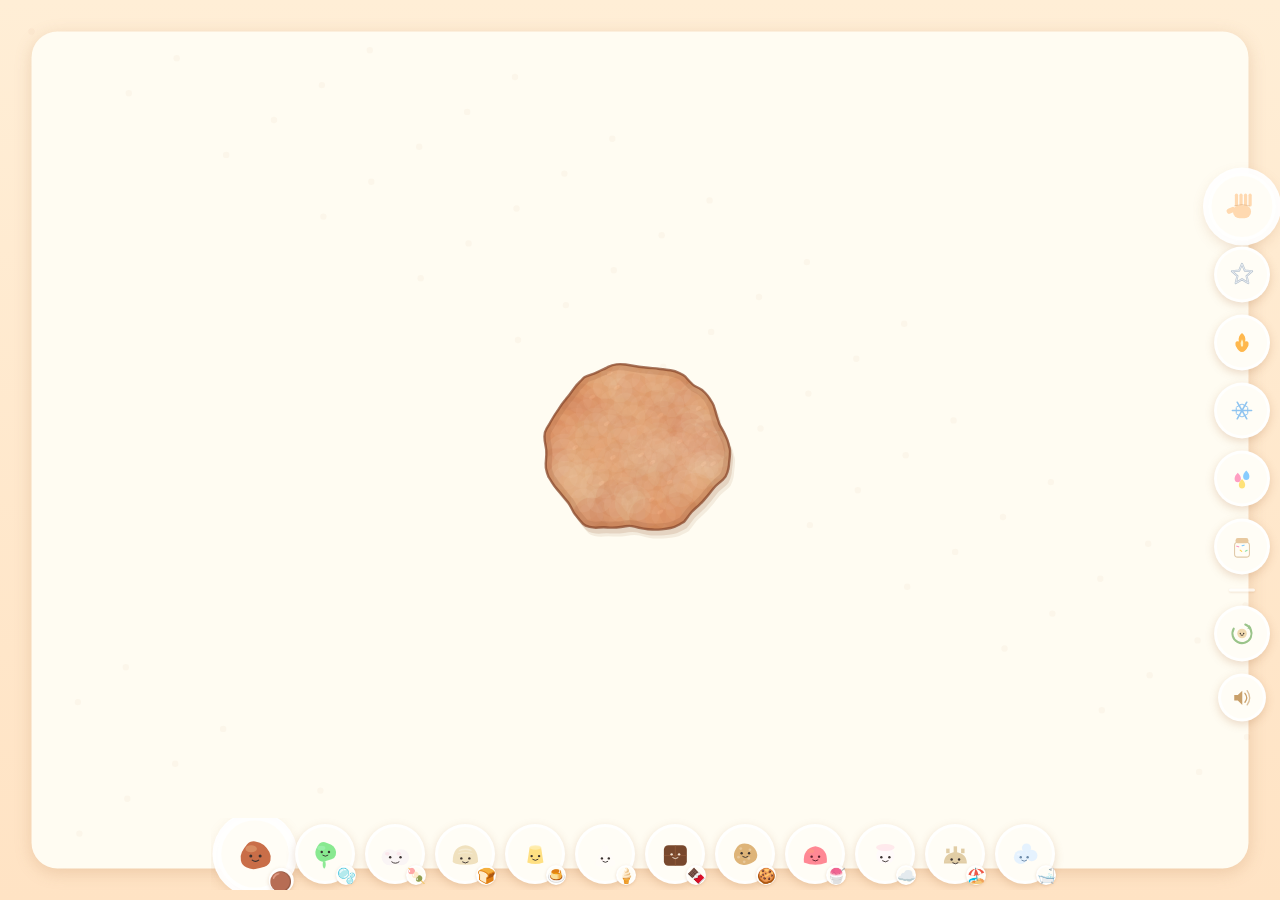
<file: yawaraka-lab/index.html>
<!DOCTYPE html>
<html lang="ja">
<head>
<meta charset="UTF-8">
<meta name="viewport" content="width=device-width, initial-scale=1.0, maximum-scale=1.0, user-scalable=no, viewport-fit=cover">
<meta name="apple-mobile-web-app-capable" content="yes">
<meta name="mobile-web-app-capable" content="yes">
<meta name="apple-mobile-web-app-status-bar-style" content="black-translucent">
<meta name="theme-color" content="#ffeed6">
<title>やわらかラボ 🍡 ぷにぷに素材あそび</title>
<link rel="icon" href="data:image/svg+xml,<svg xmlns='http://www.w3.org/2000/svg' viewBox='0 0 100 100'><text y='.9em' font-size='90'>🍡</text></svg>">
<link rel="stylesheet" href="css/style.css">
<link rel="stylesheet" href="css/ui.css">
</head>
<body>
<div id="stage">
  <canvas id="bg"></canvas>
  <canvas id="play"></canvas>
  <canvas id="fx"></canvas>
</div>
<div id="ui"></div>

<script src="js/engine/utils.js"></script>
<script src="js/engine/field.js"></script>
<script src="js/engine/sim.js"></script>
<script src="js/engine/render.js"></script>
<script src="js/engine/input.js"></script>
<script src="js/engine/fx.js"></script>
<script src="js/audio/sound.js"></script>
<script src="js/game/materials.js"></script>
<script src="js/game/tools.js"></script>
<script src="js/game/icons.js"></script>
<script src="js/game/ui.js"></script>
<script src="js/main.js"></script>
</body>
</html>
</file>
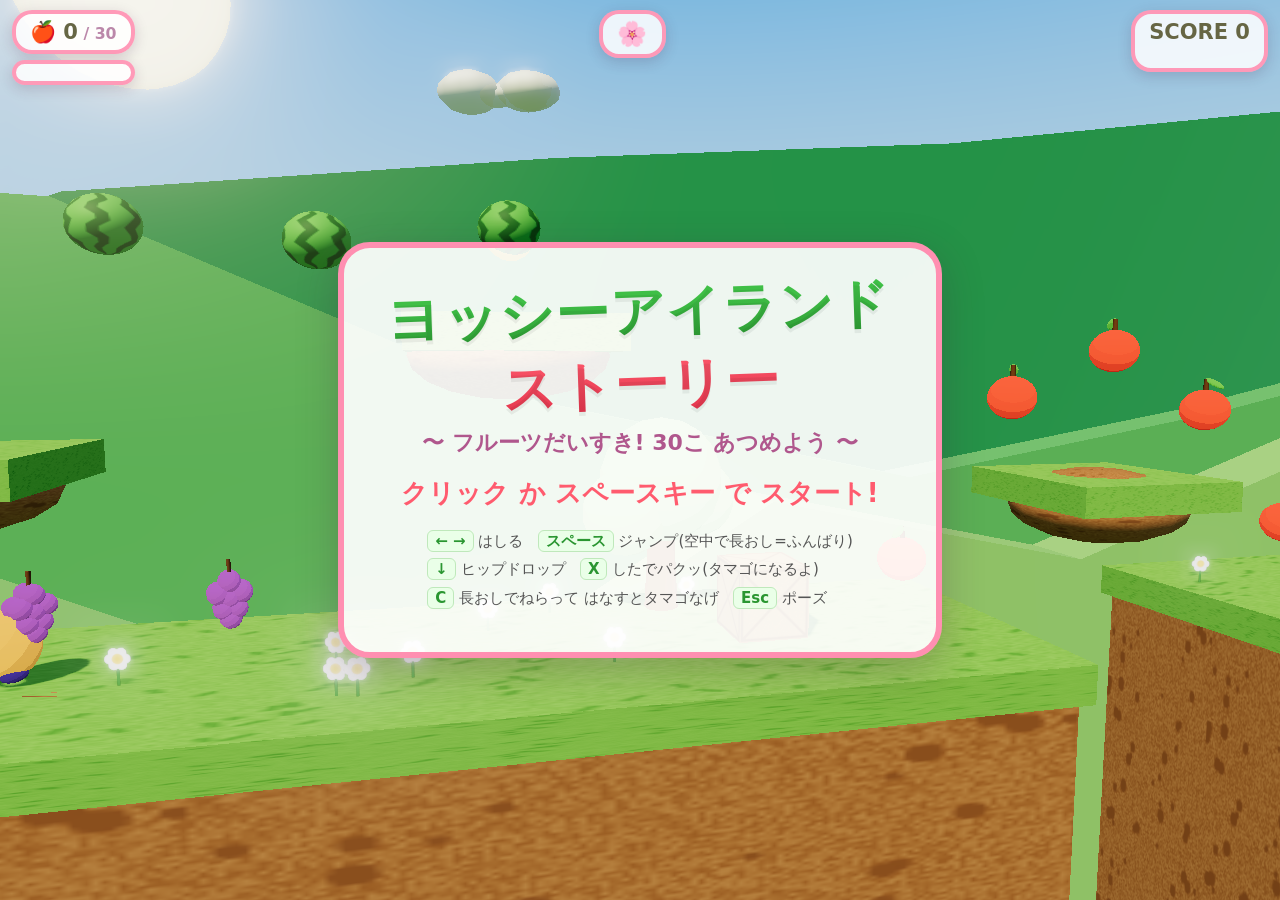
<file: yoshi-story-game/index.html>
<!DOCTYPE html>
<html lang="ja">
<head>
<meta charset="UTF-8">
<meta name="viewport" content="width=device-width, initial-scale=1.0, maximum-scale=1.0, user-scalable=no">
<title>ヨッシーアイランドストーリー 〜フルーツだいすき!〜</title>
<style>
  * { margin: 0; padding: 0; box-sizing: border-box; -webkit-tap-highlight-color: transparent; }
  html, body { width: 100%; height: 100%; overflow: hidden; background: #7ec8e3; }
  body {
    font-family: "Hiragino Maru Gothic ProN", "M PLUS Rounded 1c", "Yu Gothic UI",
                 "Segoe UI", system-ui, sans-serif;
    user-select: none;
  }
  #game-canvas { position: fixed; inset: 0; width: 100%; height: 100%; display: block; }

  /* ---------- 共通オーバーレイ ---------- */
  .overlay {
    position: fixed; inset: 0; display: flex; flex-direction: column;
    align-items: center; justify-content: center; z-index: 20;
    transition: opacity .4s ease;
  }
  .hidden { opacity: 0; pointer-events: none; }

  .bubble {
    background: rgba(255,255,255,.92);
    border: 6px solid #ff8fb1;
    border-radius: 32px;
    padding: 28px 44px;
    text-align: center;
    box-shadow: 0 12px 40px rgba(60,30,60,.25);
    max-width: min(92vw, 640px);
    max-height: 82vh;
    overflow-y: auto;
  }

  h1.logo {
    font-size: clamp(24px, 4.6vw, 54px);
    white-space: nowrap;
    letter-spacing: .02em;
    background: linear-gradient(180deg,#3fbf46 15%, #2a9631 50%, #ff5b6e 50%, #e63950 90%);
    -webkit-background-clip: text; background-clip: text; color: transparent;
    text-shadow: 0 4px 0 rgba(0,0,0,.06);
    transform: rotate(-2deg);
    margin-bottom: 6px;
    animation: bob 2.2s ease-in-out infinite;
  }
  @keyframes bob { 0%,100% { transform: rotate(-2deg) translateY(0);} 50% { transform: rotate(-2deg) translateY(-8px);} }
  .subtitle { font-size: clamp(15px, 2.6vw, 22px); color: #b0578d; font-weight: bold; margin-bottom: 18px; }

  .press-start {
    font-size: clamp(18px, 3vw, 26px); font-weight: bold; color: #ff5b6e;
    animation: blink 1.1s steps(2) infinite; margin-top: 10px;
  }
  @keyframes blink { 50% { opacity: .15; } }

  .controls {
    margin-top: 16px; font-size: clamp(12px, 1.9vw, 15px); color: #555;
    line-height: 1.9; text-align: left; display: inline-block;
  }
  .controls b { color: #2a9631; background:#eaffe8; border-radius: 6px; padding: 1px 7px; border: 1px solid #bfe8bb; }

  .big-msg { font-size: clamp(36px, 8vw, 80px); font-weight: 900; color: #fff;
    text-shadow: 0 5px 0 rgba(0,0,0,.18), 0 0 30px rgba(255,255,180,.9); }
  .tally { font-size: clamp(16px, 3vw, 24px); color: #5a4; font-weight: bold; margin-top: 14px; line-height: 2; color: #7a5a2b; }
  .tally .num { color: #e6603e; font-size: 1.25em; }

  /* ---------- HUD ---------- */
  #hud { position: fixed; inset: 0; pointer-events: none; z-index: 10; }
  #hud .top {
    position: absolute; top: 10px; left: 12px; right: 12px;
    display: flex; align-items: flex-start; justify-content: space-between; gap: 10px;
  }
  .hud-card {
    background: rgba(255,255,255,.85); border: 4px solid rgba(255,143,177,.9);
    border-radius: 20px; padding: 6px 14px; font-weight: 900;
    box-shadow: 0 4px 14px rgba(60,30,60,.18); font-size: clamp(15px,2.4vw,21px); color:#664;
  }
  #fruit-counter .goal { color: #b8a; font-size: .75em; }
  #fruit-counter.full { animation: pulse .5s ease infinite alternate; border-color:#ffd700; }
  @keyframes pulse { to { transform: scale(1.08); } }
  #fruit-row { letter-spacing: 2px; font-size: clamp(14px,2.2vw,19px); min-height: 1.3em; }
  #petals { font-size: clamp(17px,2.8vw,24px); letter-spacing: 1px; }
  #score-card { text-align: right; }
  #combo-label { color:#ff5b6e; font-size:.8em; height: 1.1em; }

  #stage-banner {
    position: absolute; top: 34%; left: 50%; transform: translate(-50%,-50%) scale(0);
    font-size: clamp(28px, 6vw, 56px); font-weight: 900; color: #fff; white-space: nowrap;
    text-shadow: 0 4px 0 rgba(0,0,0,.2), 0 0 24px rgba(255,255,255,.6);
    transition: transform .25s ease-in; z-index: 12;
  }
  /* 出現時だけバネのようなイージング (隠すときに使うと負スケールで反転してしまう) */
  #stage-banner.show {
    transform: translate(-50%,-50%) scale(1);
    transition: transform .45s cubic-bezier(.2,2.4,.4,1);
  }

  #hint-msg {
    position: absolute; bottom: 20%; left: 50%; transform: translateX(-50%);
    background: rgba(0,0,0,.55); color: #fff; border-radius: 14px; padding: 8px 20px;
    font-weight: bold; font-size: clamp(13px,2.2vw,18px); opacity: 0; transition: opacity .3s;
    white-space: nowrap;
  }
  #hint-msg.show { opacity: 1; }

  /* スコアポップ(3D→2D投影で JS が位置指定) */
  .score-pop {
    position: fixed; pointer-events: none; z-index: 11; font-weight: 900;
    color: #fff; text-shadow: 0 2px 0 rgba(0,0,0,.25); font-size: 18px;
    transform: translate(-50%,-50%); animation: rise 1s ease-out forwards;
  }
  @keyframes rise { 0% { opacity: 0; margin-top: 6px; } 15% { opacity: 1; } 100% { opacity: 0; margin-top: -46px; } }

  /* ---------- タッチ操作 ---------- */
  #touch-ui { position: fixed; inset: 0; z-index: 15; pointer-events: none; display: none; }
  body.touch #touch-ui { display: block; }
  .tbtn {
    position: absolute; pointer-events: auto; border-radius: 50%;
    background: rgba(255,255,255,.35); border: 3px solid rgba(255,255,255,.7);
    color: rgba(80,40,80,.8); font-weight: 900; font-size: 20px;
    display: flex; align-items: center; justify-content: center;
    width: 64px; height: 64px; touch-action: none;
  }
  .tbtn:active { background: rgba(255,255,255,.7); }
  #tb-left  { left: 18px;  bottom: 30px; }
  #tb-right { left: 100px; bottom: 30px; }
  #tb-down  { left: 59px;  bottom: 104px; width: 56px; height: 56px; font-size:16px;}
  #tb-jump  { right: 18px;  bottom: 96px; width: 76px; height: 76px; background: rgba(120,220,120,.45); }
  #tb-egg   { right: 104px; bottom: 26px; background: rgba(255,240,150,.5); }
  #tb-eat   { right: 18px;  bottom: 8px;  background: rgba(255,150,150,.45); }

  #mute-btn, #pause-btn {
    position: fixed; top: 74px; z-index: 30; width: 40px; height: 40px; border-radius: 50%;
    border: 3px solid rgba(255,255,255,.8); background: rgba(255,255,255,.4);
    font-size: 18px; cursor: pointer; display: none;
  }
  body.playing #mute-btn, body.playing #pause-btn { display: block; }
  #mute-btn { right: 58px; } #pause-btn { right: 10px; }

  #fader { position: fixed; inset: 0; background: #000; opacity: 0; pointer-events: none; transition: opacity .5s; z-index: 40; }
</style>
</head>
<body>
<canvas id="game-canvas"></canvas>

<div id="hud">
  <div class="top">
    <div>
      <div class="hud-card" id="fruit-counter">🍎 <span id="fruit-num">0</span><span class="goal"> / 30</span></div>
      <div class="hud-card" id="fruit-row" style="margin-top:6px;"></div>
    </div>
    <div class="hud-card" id="petals">🌸</div>
    <div>
      <div class="hud-card" id="score-card">SCORE <span id="score-num">0</span><div id="combo-label"></div></div>
    </div>
  </div>
  <div id="stage-banner"></div>
  <div id="hint-msg"></div>
</div>

<div id="touch-ui">
  <div class="tbtn" id="tb-left">◀</div>
  <div class="tbtn" id="tb-right">▶</div>
  <div class="tbtn" id="tb-down">▼</div>
  <div class="tbtn" id="tb-jump">ジャンプ</div>
  <div class="tbtn" id="tb-egg">タマゴ</div>
  <div class="tbtn" id="tb-eat">たべる</div>
</div>

<button id="mute-btn" title="ミュート">🔊</button>
<button id="pause-btn" title="ポーズ">⏸</button>

<div class="overlay" id="title-screen">
  <div class="bubble">
    <h1 class="logo">ヨッシーアイランド<br>ストーリー</h1>
    <div class="subtitle">〜 フルーツだいすき! 30こ あつめよう 〜</div>
    <div class="press-start">クリック か スペースキー で スタート!</div>
    <div class="controls">
      <b>← →</b> はしる &nbsp; <b>スペース</b> ジャンプ(空中で長おし=ふんばり)<br>
      <b>↓</b> ヒップドロップ &nbsp; <b>X</b> したでパクッ(タマゴになるよ)<br>
      <b>C</b> 長おしでねらって はなすとタマゴなげ &nbsp; <b>Esc</b> ポーズ
    </div>
    <div id="best-score" style="margin-top:12px;color:#c90;font-weight:bold;"></div>
  </div>
</div>

<div class="overlay hidden" id="clear-screen">
  <div class="big-msg" id="clear-title">ステージクリア!</div>
  <div class="bubble" style="margin-top:18px;">
    <div class="tally" id="clear-tally"></div>
    <div class="press-start" id="clear-next">クリック か スペースキー で つぎへ!</div>
  </div>
</div>

<div class="overlay hidden" id="gameover-screen">
  <div class="big-msg" style="color:#ffd7d7;">ゲームオーバー…</div>
  <div class="bubble" style="margin-top:18px;">
    <div class="tally">げんきを だして もういちど!</div>
    <div class="press-start">クリック か スペースキー で リトライ</div>
  </div>
</div>

<div class="overlay hidden" id="pause-screen">
  <div class="bubble">
    <div class="big-msg" style="color:#ffb2c8;text-shadow:0 3px 0 rgba(0,0,0,.1);">ポーズ</div>
    <div class="press-start">Esc か クリックで さいかい</div>
  </div>
</div>

<div id="fader"></div>

<script type="importmap">
{
  "imports": {
    "three": "./lib/three.module.js",
    "three/addons/": "./lib/addons/"
  }
}
</script>
<script type="module" src="./src/main.js"></script>
</body>
</html>
</file>
<file: animal-crossing-game/css/style.css>
/* ============================================================
   どうぶつの島 〜まったりアイランド〜  スタイルシート
   iPhone / iPad 縦横両対応・セーフエリア対応
   ============================================================ */

:root {
  --safe-top: env(safe-area-inset-top, 0px);
  --safe-bottom: env(safe-area-inset-bottom, 0px);
  --safe-left: env(safe-area-inset-left, 0px);
  --safe-right: env(safe-area-inset-right, 0px);
  --ui-brown: #7a5a3a;
  --ui-cream: #fff8e6;
  --ui-cream2: #fdf1cf;
  --ui-green: #6fbf44;
  --ui-orange: #f5a53c;
  --ui-shadow: 0 6px 18px rgba(60, 40, 10, 0.25);
  --round-font: "Hiragino Maru Gothic ProN", "ヒラギノ丸ゴ ProN W4",
    "Yu Gothic UI", "YuGothic", "M PLUS Rounded 1c", "Meiryo", sans-serif;
}

* { margin: 0; padding: 0; box-sizing: border-box; -webkit-tap-highlight-color: transparent; }

html, body {
  width: 100%; height: 100%;
  overflow: hidden;
  position: fixed;
  touch-action: none;
  overscroll-behavior: none;
  background: #274b6d;
  font-family: var(--round-font);
  -webkit-user-select: none; user-select: none;
  -webkit-touch-callout: none;
}

#app, #app canvas { position: fixed; inset: 0; width: 100%; height: 100%; }
#app canvas { display: block; }

button { font-family: var(--round-font); border: none; cursor: pointer; }
[hidden] { display: none !important; }

/* ============ タイトル画面 ============ */
#title-screen {
  position: fixed; inset: 0; z-index: 100;
  display: flex; align-items: center; justify-content: center;
  background: linear-gradient(180deg, #8fd7f7 0%, #b8e8fb 45%, #9bd977 46%, #7ec850 100%);
  overflow: hidden;
  transition: opacity 0.8s ease;
}
#title-screen.fade-out { opacity: 0; pointer-events: none; }

.title-sky { position: absolute; inset: 0; pointer-events: none; }
.title-cloud {
  position: absolute; width: 160px; height: 54px; border-radius: 60px;
  background: rgba(255,255,255,0.9);
  box-shadow: 30px -18px 0 -6px rgba(255,255,255,0.9), -35px -14px 0 -10px rgba(255,255,255,0.9);
  animation: cloud-drift 40s linear infinite;
}
.title-cloud.c1 { top: 10%; animation-duration: 46s; }
.title-cloud.c2 { top: 22%; transform: scale(0.7); animation-duration: 60s; animation-delay: -20s; }
.title-cloud.c3 { top: 33%; transform: scale(1.2); animation-duration: 74s; animation-delay: -40s; }
@keyframes cloud-drift { from { left: -220px; } to { left: 110%; } }

.title-inner {
  position: relative; text-align: center;
  padding: 24px 28px calc(24px + var(--safe-bottom));
  max-width: 460px; width: 92%;
}
.title-leaf { font-size: 42px; animation: leaf-bob 2.4s ease-in-out infinite; }
@keyframes leaf-bob { 0%,100% { transform: translateY(0) rotate(-8deg); } 50% { transform: translateY(-10px) rotate(10deg); } }

.title-logo {
  color: #fff; margin: 4px 0 18px;
  text-shadow: 0 3px 0 #4f9134, 0 6px 14px rgba(0,0,0,0.25);
  line-height: 1.1;
}
.title-logo span { display: block; font-size: clamp(34px, 9vw, 56px); letter-spacing: 2px; }
.title-logo small { display: block; font-size: clamp(14px, 4vw, 20px); margin-top: 8px; color: #fdf6d8; text-shadow: 0 2px 0 #4f9134; }

.title-form {
  background: rgba(255, 251, 235, 0.95); border-radius: 20px;
  padding: 14px 18px; box-shadow: var(--ui-shadow); margin-bottom: 16px;
}
.title-form label, .shirt-label { display: block; font-size: 13px; color: var(--ui-brown); font-weight: bold; margin-bottom: 6px; }
#player-name {
  width: 100%; font-size: 18px; text-align: center;
  border: 3px solid #e8d8ae; border-radius: 12px; padding: 8px;
  background: #fff; color: #5a4326; font-family: var(--round-font); outline: none;
}
#player-name:focus { border-color: var(--ui-green); }
.shirt-pick { margin-top: 12px; }
.shirt-row { display: flex; justify-content: center; gap: 10px; }
.shirt-btn {
  width: 34px; height: 34px; border-radius: 50%;
  border: 3px solid rgba(255,255,255,0.9);
  box-shadow: 0 2px 5px rgba(0,0,0,0.2);
  transition: transform 0.15s ease;
}
.shirt-btn.selected { transform: scale(1.25); border-color: #5a4326; }

#start-btn {
  font-size: clamp(18px, 5vw, 24px); font-weight: bold; color: #fff;
  background: linear-gradient(180deg, #ffb84d, #f5941e);
  border-radius: 999px; padding: 14px 38px;
  box-shadow: 0 5px 0 #c96f10, 0 8px 20px rgba(0,0,0,0.25);
  transition: transform 0.1s ease;
  animation: start-pulse 1.6s ease-in-out infinite;
}
#start-btn:active { transform: translateY(4px); box-shadow: 0 1px 0 #c96f10; }
@keyframes start-pulse { 0%,100% { transform: scale(1); } 50% { transform: scale(1.04); } }

.title-hint { margin-top: 14px; color: #3f6d2a; font-size: 13px; }
.continue-note { margin-top: 8px; color: #b8541f; font-size: 13px; font-weight: bold; }

/* ============ ローディング ============ */
#loading {
  position: fixed; inset: 0; z-index: 99;
  display: flex; flex-direction: column; align-items: center; justify-content: center;
  background: #7ec850; color: #fff; font-size: 18px; gap: 12px;
}
.loading-leaf { font-size: 48px; animation: spin-leaf 1.2s linear infinite; }
@keyframes spin-leaf { to { transform: rotate(360deg); } }

/* ============ HUD ============ */
#hud { position: fixed; inset: 0; z-index: 20; pointer-events: none; }
#hud > * { pointer-events: auto; }

.hud-top {
  position: absolute;
  top: calc(8px + var(--safe-top));
  left: calc(10px + var(--safe-left));
  right: calc(10px + var(--safe-right));
  display: flex; align-items: flex-start; gap: 8px;
  pointer-events: none;
}
.hud-top > * { pointer-events: auto; }

.hud-chip {
  display: flex; align-items: center; gap: 6px;
  background: rgba(255, 248, 230, 0.92);
  border-radius: 999px; padding: 7px 14px;
  font-weight: bold; color: var(--ui-brown); font-size: 15px;
  box-shadow: 0 3px 8px rgba(50,30,0,0.18);
}
#clock-chip { font-size: 13px; }
#clock-time { font-variant-numeric: tabular-nums; }

.hud-top-right { margin-left: auto; display: flex; gap: 8px; }
.hud-btn {
  width: 44px; height: 44px; border-radius: 50%;
  background: rgba(255, 248, 230, 0.92); font-size: 21px;
  box-shadow: 0 3px 8px rgba(50,30,0,0.18);
  display: flex; align-items: center; justify-content: center;
  transition: transform 0.1s ease;
}
.hud-btn:active { transform: scale(0.9); }
.hud-btn.off { filter: grayscale(1); opacity: 0.6; }

#quest-chip {
  position: absolute;
  top: calc(64px + var(--safe-top));
  left: 50%; transform: translateX(-50%);
  background: rgba(90, 67, 38, 0.85); color: #ffeeb8;
  padding: 6px 16px; border-radius: 999px; font-size: 12px; font-weight: bold;
  box-shadow: 0 3px 8px rgba(0,0,0,0.2);
  max-width: 86%; white-space: nowrap; overflow: hidden; text-overflow: ellipsis;
}

/* --- ジョイスティック --- */
#joystick {
  position: absolute;
  left: 0; bottom: 0;
  width: 46%; max-width: 300px; height: 46%; max-height: 320px;
  min-width: 170px; min-height: 190px;
}
#joy-base {
  position: absolute;
  left: calc(26px + var(--safe-left));
  bottom: calc(30px + var(--safe-bottom));
  width: 118px; height: 118px; border-radius: 50%;
  background: rgba(255,255,255,0.16);
  border: 3px solid rgba(255,255,255,0.35);
  backdrop-filter: blur(2px);
  transition: opacity 0.25s ease;
}
#joy-stick {
  position: absolute; left: 50%; top: 50%;
  width: 58px; height: 58px; border-radius: 50%;
  background: rgba(255, 250, 235, 0.85);
  box-shadow: 0 3px 8px rgba(0,0,0,0.25), inset 0 -4px 0 rgba(150,120,60,0.25);
  transform: translate(-50%, -50%);
}

/* --- アクションボタン --- */
.hud-actions {
  position: absolute;
  right: calc(20px + var(--safe-right));
  bottom: calc(30px + var(--safe-bottom));
  display: flex; flex-direction: column; align-items: center; gap: 14px;
}
#action-btn {
  width: 92px; height: 92px; border-radius: 50%;
  background: radial-gradient(circle at 32% 28%, #ffd97a, #f5a53c 65%, #e08a1e);
  color: #6b4308; font-size: 16px; font-weight: bold;
  box-shadow: 0 6px 0 #b96f12, 0 10px 20px rgba(0,0,0,0.3);
  display: flex; align-items: center; justify-content: center;
  transition: transform 0.08s ease;
  animation: action-pop 0.25s ease;
}
#action-btn:active { transform: translateY(5px); box-shadow: 0 1px 0 #b96f12; }
@keyframes action-pop { from { transform: scale(0.6); } to { transform: scale(1); } }
#action-label { padding: 0 8px; line-height: 1.15; }

#tool-btn {
  width: 56px; height: 56px; border-radius: 50%;
  background: rgba(255, 248, 230, 0.92); font-size: 26px;
  box-shadow: 0 4px 0 #bda67a, 0 6px 14px rgba(0,0,0,0.22);
  transition: transform 0.08s ease;
}
#tool-btn:active { transform: translateY(3px); box-shadow: 0 1px 0 #bda67a; }

/* --- どうぐホイール --- */
#tool-wheel {
  position: absolute;
  right: calc(16px + var(--safe-right));
  bottom: calc(140px + var(--safe-bottom));
  display: flex; flex-direction: column; gap: 10px;
  background: rgba(90, 67, 38, 0.92);
  padding: 12px; border-radius: 22px;
  box-shadow: var(--ui-shadow);
  animation: wheel-in 0.18s ease;
}
@keyframes wheel-in { from { transform: translateY(14px); opacity: 0; } to { transform: none; opacity: 1; } }
.tool-item {
  display: flex; align-items: center; gap: 10px;
  background: var(--ui-cream); border-radius: 14px;
  padding: 8px 14px; font-size: 22px;
  box-shadow: 0 2px 0 #bda67a; color: var(--ui-brown);
  min-width: 130px;
}
.tool-item small { font-size: 13px; font-weight: bold; }
.tool-item.selected { background: #ffe9a8; outline: 3px solid var(--ui-orange); }

/* ============ 会話ウィンドウ ============ */
#dialog {
  position: fixed; left: 0; right: 0;
  bottom: 0; z-index: 40;
  display: flex; justify-content: center;
  padding: 0 12px calc(18px + var(--safe-bottom));
  pointer-events: none;
}
.dialog-box {
  pointer-events: auto;
  position: relative;
  width: min(620px, 100%);
  background: var(--ui-cream);
  border-radius: 26px;
  border: 4px solid #e2cf9c;
  box-shadow: var(--ui-shadow);
  padding: 26px 22px 20px;
  min-height: 110px;
  animation: dialog-in 0.22s cubic-bezier(0.34, 1.56, 0.64, 1);
}
@keyframes dialog-in { from { transform: translateY(30px) scale(0.9); opacity: 0; } to { transform: none; opacity: 1; } }
.dialog-name {
  position: absolute; top: -16px; left: 20px;
  background: #e8554d; color: #fff; font-weight: bold; font-size: 14px;
  padding: 5px 18px; border-radius: 999px;
  box-shadow: 0 3px 6px rgba(0,0,0,0.2);
  transform: rotate(-3deg);
}
.dialog-text { color: #5a4326; font-size: 17px; line-height: 1.65; min-height: 3.2em; white-space: pre-wrap; }
.dialog-next { position: absolute; right: 18px; bottom: 10px; color: var(--ui-orange); animation: next-bob 0.8s ease-in-out infinite; font-size: 15px; }
@keyframes next-bob { 0%,100% { transform: translateY(0); } 50% { transform: translateY(4px); } }
.dialog-choices { display: flex; flex-wrap: wrap; gap: 8px; margin-top: 10px; }
.dialog-choices button {
  background: #fff; border: 3px solid var(--ui-green); color: #3f6d2a;
  font-weight: bold; font-size: 15px; border-radius: 999px; padding: 8px 18px;
  box-shadow: 0 2px 0 #56983a;
}
.dialog-choices button:active { transform: translateY(2px); box-shadow: none; }

/* ============ キャッチカード ============ */
#catch-card {
  position: fixed; inset: 0; z-index: 50;
  display: flex; align-items: center; justify-content: center;
  background: rgba(30, 20, 5, 0.35);
}
.catch-inner {
  position: relative; text-align: center;
  background: var(--ui-cream);
  border-radius: 26px; border: 4px solid #ffd97a;
  padding: 30px 40px;
  box-shadow: 0 0 0 8px rgba(255, 217, 122, 0.35), var(--ui-shadow);
  animation: catch-pop 0.4s cubic-bezier(0.34, 1.56, 0.64, 1);
  max-width: 84%;
}
@keyframes catch-pop { from { transform: scale(0.3) rotate(-8deg); opacity: 0; } to { transform: none; opacity: 1; } }
.catch-burst {
  position: absolute; inset: -30px; z-index: -1;
  background: conic-gradient(#ffe9a8 0 12deg, transparent 12deg 30deg, #ffe9a8 30deg 42deg, transparent 42deg 60deg,
    #ffe9a8 60deg 72deg, transparent 72deg 90deg, #ffe9a8 90deg 102deg, transparent 102deg 120deg,
    #ffe9a8 120deg 132deg, transparent 132deg 150deg, #ffe9a8 150deg 162deg, transparent 162deg 180deg,
    #ffe9a8 180deg 192deg, transparent 192deg 210deg, #ffe9a8 210deg 222deg, transparent 222deg 240deg,
    #ffe9a8 240deg 252deg, transparent 252deg 270deg, #ffe9a8 270deg 282deg, transparent 282deg 300deg,
    #ffe9a8 300deg 312deg, transparent 312deg 330deg, #ffe9a8 330deg 342deg, transparent 342deg 360deg);
  border-radius: 50%;
  opacity: 0.5;
  animation: burst-spin 8s linear infinite;
}
@keyframes burst-spin { to { transform: rotate(360deg); } }
.catch-icon { font-size: 58px; animation: icon-bounce 0.6s ease; }
@keyframes icon-bounce { 0% { transform: scale(0); } 60% { transform: scale(1.3); } 100% { transform: scale(1); } }
.catch-title { color: var(--ui-orange); font-weight: bold; font-size: 15px; margin-top: 6px; letter-spacing: 2px; }
.catch-name { color: #5a4326; font-weight: bold; font-size: 24px; margin: 4px 0; }
.catch-flavor { color: #8a7147; font-size: 14px; line-height: 1.5; }

/* ============ 汎用パネル ============ */
#panel {
  position: fixed; inset: 0; z-index: 45;
  display: flex; align-items: center; justify-content: center;
  background: rgba(30, 20, 5, 0.45);
  padding: calc(14px + var(--safe-top)) 14px calc(14px + var(--safe-bottom));
}
.panel-box {
  width: min(640px, 100%);
  max-height: 100%;
  display: flex; flex-direction: column;
  background: var(--ui-cream);
  border-radius: 24px; border: 4px solid #e2cf9c;
  box-shadow: var(--ui-shadow);
  overflow: hidden;
  animation: dialog-in 0.22s cubic-bezier(0.34, 1.56, 0.64, 1);
}
.panel-head {
  display: flex; align-items: center; justify-content: space-between;
  background: linear-gradient(180deg, #8fd764, #6fbf44);
  padding: 12px 18px;
}
.panel-head h2 { color: #fff; font-size: 19px; text-shadow: 0 2px 0 rgba(60,110,30,0.6); }
#panel-close {
  width: 38px; height: 38px; border-radius: 50%;
  background: rgba(255,255,255,0.9); font-size: 17px; color: #5a4326; font-weight: bold;
}
.panel-tabs { display: flex; gap: 6px; padding: 10px 14px 0; background: var(--ui-cream2); }
.panel-tabs:empty { display: none; }
.panel-tabs button {
  flex: 1; padding: 9px 4px; font-size: 14px; font-weight: bold;
  border-radius: 12px 12px 0 0; background: #eaddb4; color: #8a7147;
}
.panel-tabs button.active { background: var(--ui-cream); color: #b8541f; }
.panel-body { flex: 1; overflow-y: auto; -webkit-overflow-scrolling: touch; padding: 14px; touch-action: pan-y; }
.panel-foot { padding: 10px 16px calc(10px); background: var(--ui-cream2); color: var(--ui-brown); font-size: 13px; font-weight: bold; text-align: center; }
.panel-foot:empty { display: none; }

/* --- グリッド（ポケット・ずかん） --- */
.grid-items { display: grid; grid-template-columns: repeat(auto-fill, minmax(96px, 1fr)); gap: 10px; }
.grid-cell {
  background: #fff; border: 3px solid #eee1bd; border-radius: 16px;
  padding: 10px 6px; text-align: center; position: relative;
  transition: transform 0.1s ease;
}
.grid-cell:active { transform: scale(0.94); }
.grid-cell .cell-icon { font-size: 30px; line-height: 1.2; }
.grid-cell .cell-name { font-size: 11px; font-weight: bold; color: #5a4326; margin-top: 4px; line-height: 1.3; word-break: break-all; }
.grid-cell .cell-sub { font-size: 10px; color: #b8965a; margin-top: 2px; }
.grid-cell.unknown { opacity: 0.55; background: #f2ecd9; }
.grid-cell.unknown .cell-icon { filter: brightness(0) opacity(0.35); }
.grid-cell.empty-slot { background: transparent; border-style: dashed; min-height: 74px; }
.grid-cell .cell-badge {
  position: absolute; top: -7px; right: -7px;
  background: var(--ui-orange); color: #fff; font-size: 10px; font-weight: bold;
  border-radius: 999px; padding: 2px 7px;
  box-shadow: 0 2px 4px rgba(0,0,0,0.2);
}

/* --- お店リスト --- */
.shop-row {
  display: flex; align-items: center; gap: 12px;
  background: #fff; border: 3px solid #eee1bd; border-radius: 16px;
  padding: 10px 14px; margin-bottom: 10px;
}
.shop-row .shop-icon { font-size: 30px; }
.shop-row .shop-info { flex: 1; }
.shop-row .shop-name { font-weight: bold; color: #5a4326; font-size: 15px; }
.shop-row .shop-desc { font-size: 11px; color: #8a7147; margin-top: 2px; }
.shop-row .shop-buy {
  background: linear-gradient(180deg, #8fd764, #6fbf44); color: #fff;
  font-weight: bold; font-size: 13px; border-radius: 999px; padding: 9px 14px;
  box-shadow: 0 3px 0 #4f9134; white-space: nowrap;
}
.shop-row .shop-buy:active { transform: translateY(2px); box-shadow: 0 1px 0 #4f9134; }
.shop-row .shop-buy:disabled { filter: grayscale(0.9); opacity: 0.6; }
.shop-row.soldout { opacity: 0.5; }

/* --- ずかん進捗バー --- */
.zukan-progress { background: #eee1bd; border-radius: 999px; height: 16px; margin-bottom: 12px; overflow: hidden; }
.zukan-progress .bar { height: 100%; background: linear-gradient(90deg, #8fd764, #6fbf44); border-radius: 999px; transition: width 0.4s ease; }
.zukan-caption { text-align: center; font-size: 12px; color: var(--ui-brown); font-weight: bold; margin-bottom: 10px; }

/* --- マップ --- */
#map-canvas { display: block; width: 100%; border-radius: 16px; background: #75b9e6; }

/* ============ トースト ============ */
#toast-wrap {
  position: fixed; top: calc(66px + var(--safe-top)); left: 0; right: 0;
  z-index: 60; display: flex; flex-direction: column; align-items: center; gap: 8px;
  pointer-events: none;
}
.toast {
  background: rgba(90, 67, 38, 0.92); color: #fff8e6;
  font-size: 14px; font-weight: bold;
  padding: 10px 22px; border-radius: 999px;
  box-shadow: 0 4px 12px rgba(0,0,0,0.25);
  animation: toast-in 0.3s cubic-bezier(0.34, 1.56, 0.64, 1);
  max-width: 88%; text-align: center;
}
.toast.out { animation: toast-out 0.4s ease forwards; }
@keyframes toast-in { from { transform: translateY(-20px) scale(0.8); opacity: 0; } to { transform: none; opacity: 1; } }
@keyframes toast-out { to { transform: translateY(-16px); opacity: 0; } }

/* ============ フラッシュ演出 ============ */
#flash { position: fixed; inset: 0; z-index: 70; background: #fff; opacity: 0; pointer-events: none; transition: opacity 0.35s ease; }
#flash.on { opacity: 0.85; transition: opacity 0.05s ease; }

/* ============ 横画面調整 ============ */
@media (orientation: landscape) and (max-height: 500px) {
  .hud-chip { font-size: 13px; padding: 5px 12px; }
  .hud-btn { width: 38px; height: 38px; font-size: 18px; }
  #action-btn { width: 78px; height: 78px; font-size: 14px; }
  #tool-btn { width: 48px; height: 48px; font-size: 22px; }
  #joy-base { width: 100px; height: 100px; bottom: calc(18px + var(--safe-bottom)); }
  #joy-stick { width: 48px; height: 48px; }
  .hud-actions { bottom: calc(18px + var(--safe-bottom)); gap: 8px; }
  .dialog-box { min-height: 90px; padding: 22px 20px 16px; }
  .dialog-text { font-size: 15px; min-height: 2.6em; }
  .panel-box { max-height: 96%; }
  #tool-wheel { bottom: calc(110px + var(--safe-bottom)); flex-direction: row; }
  .tool-item { min-width: 0; flex-direction: column; gap: 2px; padding: 8px 10px; }
}

/* iPad など大画面 */
@media (min-width: 768px) and (min-height: 600px) {
  .hud-chip { font-size: 17px; }
  #action-btn { width: 104px; height: 104px; font-size: 18px; }
  .dialog-text { font-size: 19px; }
}
</file>
<file: everyday-fluid-lab/css/style.css>
/* まいにち流体ラボ */
* { margin: 0; padding: 0; box-sizing: border-box; -webkit-tap-highlight-color: transparent; }

html, body {
  height: 100%;
  overflow: hidden;
  overscroll-behavior: none;
  touch-action: none;
  font-family: 'Hiragino Maru Gothic ProN', 'ヒラギノ丸ゴ ProN', 'BIZ UDGothic', 'Rounded Mplus 1c', sans-serif;
  background: #1c2340;
  color: #fff;
  -webkit-user-select: none;
  user-select: none;
}

#app { height: 100%; height: 100dvh; }

/* ---------- ホーム ---------- */
#home[hidden] { display: none !important; }
#home {
  height: 100%;
  display: flex;
  flex-direction: column;
  overflow-y: auto;
  touch-action: pan-y;
  background:
    radial-gradient(1200px 500px at 80% -10%, #35427a 0%, transparent 60%),
    radial-gradient(900px 500px at 10% 110%, #2c5a6a 0%, transparent 60%),
    #1c2340;
  padding: calc(env(safe-area-inset-top) + 14px) calc(env(safe-area-inset-right) + 14px) calc(env(safe-area-inset-bottom) + 10px) calc(env(safe-area-inset-left) + 14px);
}

#homeHeader h1 {
  font-size: clamp(22px, 6vw, 34px);
  letter-spacing: 1px;
  text-shadow: 0 3px 12px rgba(80, 180, 255, 0.35);
}
#homeHeader .drop { display: inline-block; animation: bob 2.4s ease-in-out infinite; }
@keyframes bob { 0%,100% { transform: translateY(0) rotate(-6deg); } 50% { transform: translateY(-6px) rotate(6deg); } }
#homeHeader p { margin: 6px 0 14px; opacity: 0.85; font-size: clamp(12px, 3.4vw, 15px); }

#cards {
  display: grid;
  grid-template-columns: repeat(auto-fill, minmax(150px, 1fr));
  gap: 10px;
  padding-bottom: 12px;
}
.card {
  position: relative;
  display: flex;
  flex-direction: column;
  align-items: flex-start;
  gap: 3px;
  padding: 12px 12px 10px;
  border: none;
  border-radius: 16px;
  background: linear-gradient(150deg, rgba(255,255,255,0.14), rgba(255,255,255,0.05));
  border: 1px solid rgba(255,255,255,0.16);
  color: #fff;
  text-align: left;
  cursor: pointer;
  backdrop-filter: blur(4px);
  transition: transform 0.12s ease, background 0.2s;
}
.card:active { transform: scale(0.95); background: rgba(120, 200, 255, 0.22); }
.card-emoji { font-size: 30px; filter: drop-shadow(0 2px 4px rgba(0,0,0,0.3)); }
.card-name { font-weight: bold; font-size: 14.5px; }
.card-desc { font-size: 11px; opacity: 0.75; line-height: 1.35; }
.card-star { position: absolute; top: 9px; right: 11px; font-size: 15px; }

#homeFooter { margin-top: auto; opacity: 0.55; font-size: 11px; line-height: 1.7; padding-top: 8px; }

/* ---------- プレイ ---------- */
#play { position: fixed; inset: 0; }
#stage { position: absolute; inset: 0; }
#stage canvas {
  position: absolute;
  inset: 0;
  width: 100%;
  height: 100%;
  display: block;
}

#topbar {
  position: absolute;
  top: 0; left: 0; right: 0;
  display: flex;
  align-items: center;
  gap: 8px;
  padding: calc(env(safe-area-inset-top) + 8px) calc(env(safe-area-inset-right) + 10px) 6px calc(env(safe-area-inset-left) + 10px);
  background: linear-gradient(rgba(10, 14, 30, 0.55), rgba(10, 14, 30, 0));
  pointer-events: none;
}
#topbar > * { pointer-events: auto; }

.iconbtn {
  width: 38px; height: 38px;
  flex: 0 0 auto;
  border: 1px solid rgba(255,255,255,0.25);
  border-radius: 12px;
  background: rgba(20, 26, 50, 0.65);
  color: #fff;
  font-size: 17px;
  cursor: pointer;
  backdrop-filter: blur(6px);
  transition: transform 0.1s;
}
.iconbtn:active { transform: scale(0.9); }
.iconbtn.on { background: rgba(90, 190, 255, 0.5); border-color: rgba(150, 220, 255, 0.8); }

#titleWrap { flex: 1; min-width: 0; }
#sceneTitle {
  font-weight: bold;
  font-size: 14px;
  white-space: nowrap;
  overflow: hidden;
  text-overflow: ellipsis;
  text-shadow: 0 1px 4px rgba(0,0,0,0.6);
}
#progressWrap {
  margin-top: 4px;
  height: 8px;
  border-radius: 6px;
  background: rgba(255,255,255,0.2);
  overflow: hidden;
}
#progressBar {
  height: 100%;
  width: 0%;
  border-radius: 6px;
  background: linear-gradient(90deg, #4ad0ff, #7affc8);
  transition: width 0.2s;
}
#progressBar.done { background: linear-gradient(90deg, #ffd23e, #ff8a5a); }

#hint {
  position: absolute;
  left: 50%;
  transform: translateX(-50%);
  top: calc(env(safe-area-inset-top) + 56px);
  max-width: min(92vw, 460px);
  padding: 5px 14px;
  border-radius: 999px;
  background: rgba(15, 20, 40, 0.55);
  font-size: 12px;
  text-align: center;
  text-shadow: 0 1px 2px rgba(0,0,0,0.5);
  pointer-events: none;
  backdrop-filter: blur(4px);
}

#toolbar {
  position: absolute;
  left: 0; right: 0;
  bottom: 0;
  display: flex;
  flex-wrap: wrap;
  justify-content: center;
  gap: 7px;
  padding: 8px calc(env(safe-area-inset-right) + 10px) calc(env(safe-area-inset-bottom) + 10px) calc(env(safe-area-inset-left) + 10px);
  pointer-events: none;
}
.tool {
  pointer-events: auto;
  display: flex;
  align-items: center;
  gap: 5px;
  padding: 8px 13px;
  border: 1px solid rgba(255,255,255,0.3);
  border-radius: 999px;
  background: rgba(18, 24, 46, 0.72);
  color: #fff;
  font-size: 12.5px;
  font-weight: bold;
  cursor: pointer;
  backdrop-filter: blur(6px);
  transition: transform 0.1s, background 0.15s;
}
.tool span { font-size: 16px; }
.tool:active { transform: scale(0.92); }
.tool.on {
  background: rgba(90, 190, 255, 0.55);
  border-color: #aee2ff;
  box-shadow: 0 0 12px rgba(90, 190, 255, 0.5);
}

#toast {
  position: absolute;
  left: 50%;
  bottom: calc(env(safe-area-inset-bottom) + 74px);
  transform: translateX(-50%) translateY(16px);
  max-width: 92vw;
  padding: 10px 20px;
  border-radius: 16px;
  background: rgba(20, 26, 50, 0.88);
  border: 1px solid rgba(150, 220, 255, 0.5);
  font-size: 14.5px;
  font-weight: bold;
  text-align: center;
  opacity: 0;
  pointer-events: none;
  transition: opacity 0.25s, transform 0.25s;
  box-shadow: 0 6px 24px rgba(0,0,0,0.4);
}
#toast.show { opacity: 1; transform: translateX(-50%) translateY(0); }

/* 横画面: ツールバーを右に寄せて視界確保 */
@media (orientation: landscape) and (max-height: 500px) {
  #toolbar { justify-content: flex-end; }
  #hint { top: auto; bottom: calc(env(safe-area-inset-bottom) + 8px); left: 12px; transform: none; }
}
</file>
<file: everyday-granular-lab/css/style.css>
/* まいにち粒つぶラボ */
* { margin: 0; padding: 0; box-sizing: border-box; -webkit-tap-highlight-color: transparent; }

html, body {
  height: 100%;
  overflow: hidden;
  overscroll-behavior: none;
  touch-action: none;
  font-family: 'Hiragino Maru Gothic ProN', 'ヒラギノ丸ゴ ProN', 'BIZ UDGothic', 'Rounded Mplus 1c', sans-serif;
  background: #2e2418;
  color: #fff;
  -webkit-user-select: none;
  user-select: none;
}

#app { height: 100%; height: 100dvh; }

/* ---------- ホーム ---------- */
#home {
  height: 100%;
  display: flex;
  flex-direction: column;
  overflow-y: auto;
  touch-action: pan-y;
  background:
    radial-gradient(1200px 500px at 80% -10%, #6a5230 0%, transparent 60%),
    radial-gradient(900px 500px at 10% 110%, #7a4a2a 0%, transparent 60%),
    #2e2418;
  padding: calc(env(safe-area-inset-top) + 14px) calc(env(safe-area-inset-right) + 14px) calc(env(safe-area-inset-bottom) + 10px) calc(env(safe-area-inset-left) + 14px);
}

#homeHeader h1 {
  font-size: clamp(22px, 6vw, 34px);
  letter-spacing: 1px;
  text-shadow: 0 3px 12px rgba(255, 200, 100, 0.35);
}
#homeHeader .drop { display: inline-block; animation: bob 2.4s ease-in-out infinite; }
@keyframes bob { 0%,100% { transform: translateY(0) rotate(-6deg); } 50% { transform: translateY(-6px) rotate(6deg); } }
#homeHeader p { margin: 6px 0 14px; opacity: 0.85; font-size: clamp(12px, 3.4vw, 15px); }

#cards {
  display: grid;
  grid-template-columns: repeat(auto-fill, minmax(150px, 1fr));
  gap: 10px;
  padding-bottom: 12px;
}
.card {
  position: relative;
  display: flex;
  flex-direction: column;
  align-items: flex-start;
  gap: 3px;
  padding: 12px 12px 10px;
  border: none;
  border-radius: 16px;
  background: linear-gradient(150deg, rgba(255,255,255,0.14), rgba(255,255,255,0.05));
  border: 1px solid rgba(255,255,255,0.16);
  color: #fff;
  text-align: left;
  cursor: pointer;
  backdrop-filter: blur(4px);
  transition: transform 0.12s ease, background 0.2s;
}
.card:active { transform: scale(0.95); background: rgba(255, 200, 120, 0.22); }
.card-emoji { font-size: 30px; filter: drop-shadow(0 2px 4px rgba(0,0,0,0.3)); }
.card-name { font-weight: bold; font-size: 14.5px; }
.card-desc { font-size: 11px; opacity: 0.75; line-height: 1.35; }
.card-star { position: absolute; top: 9px; right: 11px; font-size: 15px; }

#homeFooter { margin-top: auto; opacity: 0.55; font-size: 11px; line-height: 1.7; padding-top: 8px; }

/* ---------- プレイ ---------- */
#play { position: fixed; inset: 0; }
#stage { position: absolute; inset: 0; }
#stage canvas {
  position: absolute;
  inset: 0;
  width: 100%;
  height: 100%;
  display: block;
}

#topbar {
  position: absolute;
  top: 0; left: 0; right: 0;
  display: flex;
  align-items: center;
  gap: 8px;
  padding: calc(env(safe-area-inset-top) + 8px) calc(env(safe-area-inset-right) + 10px) 6px calc(env(safe-area-inset-left) + 10px);
  background: linear-gradient(rgba(30, 24, 15, 0.58), rgba(30, 24, 15, 0));
  pointer-events: none;
}
#topbar > * { pointer-events: auto; }

.iconbtn {
  width: 38px; height: 38px;
  flex: 0 0 auto;
  border: 1px solid rgba(255,255,255,0.25);
  border-radius: 12px;
  background: rgba(46, 36, 24, 0.68);
  color: #fff;
  font-size: 17px;
  cursor: pointer;
  backdrop-filter: blur(6px);
  transition: transform 0.1s;
}
.iconbtn:active { transform: scale(0.9); }
.iconbtn.on { background: rgba(255, 190, 90, 0.55); border-color: rgba(255, 215, 140, 0.85); }

#titleWrap { flex: 1; min-width: 0; }
#sceneTitle {
  font-weight: bold;
  font-size: 14px;
  white-space: nowrap;
  overflow: hidden;
  text-overflow: ellipsis;
  text-shadow: 0 1px 4px rgba(0,0,0,0.6);
}
#progressWrap {
  margin-top: 4px;
  height: 8px;
  border-radius: 6px;
  background: rgba(255,255,255,0.2);
  overflow: hidden;
}
#progressBar {
  height: 100%;
  width: 0%;
  border-radius: 6px;
  background: linear-gradient(90deg, #ffb84a, #ffe27a);
  transition: width 0.2s;
}
#progressBar.done { background: linear-gradient(90deg, #7affc8, #4ad0ff); }

#hint {
  position: absolute;
  left: 50%;
  transform: translateX(-50%);
  top: calc(env(safe-area-inset-top) + 56px);
  max-width: min(92vw, 460px);
  padding: 5px 14px;
  border-radius: 999px;
  background: rgba(38, 30, 20, 0.58);
  font-size: 12px;
  text-align: center;
  text-shadow: 0 1px 2px rgba(0,0,0,0.5);
  pointer-events: none;
  backdrop-filter: blur(4px);
}

#toolbar {
  position: absolute;
  left: 0; right: 0;
  bottom: 0;
  display: flex;
  flex-wrap: wrap;
  justify-content: center;
  gap: 7px;
  padding: 8px calc(env(safe-area-inset-right) + 10px) calc(env(safe-area-inset-bottom) + 10px) calc(env(safe-area-inset-left) + 10px);
  pointer-events: none;
}
.tool {
  pointer-events: auto;
  display: flex;
  align-items: center;
  gap: 5px;
  padding: 8px 13px;
  border: 1px solid rgba(255,255,255,0.3);
  border-radius: 999px;
  background: rgba(40, 32, 22, 0.75);
  color: #fff;
  font-size: 12.5px;
  font-weight: bold;
  cursor: pointer;
  backdrop-filter: blur(6px);
  transition: transform 0.1s, background 0.15s;
}
.tool span { font-size: 16px; }
.tool:active { transform: scale(0.92); }
.tool.on {
  background: rgba(255, 190, 90, 0.6);
  border-color: #ffdf9e;
  box-shadow: 0 0 12px rgba(255, 190, 90, 0.55);
}

#toast {
  position: absolute;
  left: 50%;
  bottom: calc(env(safe-area-inset-bottom) + 74px);
  transform: translateX(-50%) translateY(16px);
  max-width: 92vw;
  padding: 10px 20px;
  border-radius: 16px;
  background: rgba(46, 36, 24, 0.9);
  border: 1px solid rgba(255, 215, 140, 0.55);
  font-size: 14.5px;
  font-weight: bold;
  text-align: center;
  opacity: 0;
  pointer-events: none;
  transition: opacity 0.25s, transform 0.25s;
  box-shadow: 0 6px 24px rgba(0,0,0,0.4);
}
#toast.show { opacity: 1; transform: translateX(-50%) translateY(0); }

/* 横画面: ツールバーを右に寄せて視界確保 */
@media (orientation: landscape) and (max-height: 500px) {
  #toolbar { justify-content: flex-end; }
  #hint { top: auto; bottom: calc(env(safe-area-inset-bottom) + 8px); left: 12px; transform: none; }
}

/* hidden 属性を display:flex より優先させる */
#home[hidden], #play[hidden] { display: none !important; }
</file>
<file: everyday-optics-lab/css/style.css>
/* まいにち光ラボ */
* { margin: 0; padding: 0; box-sizing: border-box; -webkit-tap-highlight-color: transparent; }

html, body {
  height: 100%;
  overflow: hidden;
  overscroll-behavior: none;
  touch-action: none;
  font-family: 'Hiragino Maru Gothic ProN', 'ヒラギノ丸ゴ ProN', 'BIZ UDGothic', 'Rounded Mplus 1c', sans-serif;
  background: #1c2340;
  color: #fff;
  -webkit-user-select: none;
  user-select: none;
}

#app { height: 100%; height: 100dvh; }

/* ---------- ホーム ---------- */
#home[hidden] { display: none !important; }
#home {
  height: 100%;
  display: flex;
  flex-direction: column;
  overflow-y: auto;
  touch-action: pan-y;
  background:
    radial-gradient(1200px 500px at 80% -10%, #35427a 0%, transparent 60%),
    radial-gradient(900px 500px at 10% 110%, #2c5a6a 0%, transparent 60%),
    #1c2340;
  padding: calc(env(safe-area-inset-top) + 14px) calc(env(safe-area-inset-right) + 14px) calc(env(safe-area-inset-bottom) + 10px) calc(env(safe-area-inset-left) + 14px);
}

#homeHeader h1 {
  font-size: clamp(22px, 6vw, 34px);
  letter-spacing: 1px;
  text-shadow: 0 3px 12px rgba(80, 180, 255, 0.35);
}
#homeHeader .drop { display: inline-block; animation: bob 2.4s ease-in-out infinite; }
@keyframes bob { 0%,100% { transform: translateY(0) rotate(-6deg); } 50% { transform: translateY(-6px) rotate(6deg); } }
#homeHeader p { margin: 6px 0 14px; opacity: 0.85; font-size: clamp(12px, 3.4vw, 15px); }

#cards {
  display: grid;
  grid-template-columns: repeat(auto-fill, minmax(150px, 1fr));
  gap: 10px;
  padding-bottom: 12px;
}
#cards .sec {
  grid-column: 1 / -1;
  margin: 8px 0 0;
  font-size: clamp(14px, 3.8vw, 18px);
  letter-spacing: 1px;
  opacity: 0.9;
  border-bottom: 1px solid rgba(255, 255, 255, 0.18);
  padding-bottom: 4px;
}
.card {
  position: relative;
  display: flex;
  flex-direction: column;
  align-items: flex-start;
  gap: 3px;
  padding: 12px 12px 10px;
  border: none;
  border-radius: 16px;
  background: linear-gradient(150deg, rgba(255,255,255,0.14), rgba(255,255,255,0.05));
  border: 1px solid rgba(255,255,255,0.16);
  color: #fff;
  text-align: left;
  cursor: pointer;
  backdrop-filter: blur(4px);
  transition: transform 0.12s ease, background 0.2s;
}
.card:active { transform: scale(0.95); background: rgba(120, 200, 255, 0.22); }
.card-emoji { font-size: 30px; filter: drop-shadow(0 2px 4px rgba(0,0,0,0.3)); }
.card-name { font-weight: bold; font-size: 14.5px; }
.card-desc { font-size: 11px; opacity: 0.75; line-height: 1.35; }
.card-star { position: absolute; top: 9px; right: 11px; font-size: 15px; }

#homeFooter { margin-top: auto; opacity: 0.55; font-size: 11px; line-height: 1.7; padding-top: 8px; }

/* ---------- プレイ ---------- */
#play { position: fixed; inset: 0; }
#stage { position: absolute; inset: 0; }
#stage canvas {
  position: absolute;
  inset: 0;
  width: 100%;
  height: 100%;
  display: block;
}

#topbar {
  position: absolute;
  top: 0; left: 0; right: 0;
  display: flex;
  align-items: center;
  gap: 8px;
  padding: calc(env(safe-area-inset-top) + 8px) calc(env(safe-area-inset-right) + 10px) 6px calc(env(safe-area-inset-left) + 10px);
  background: linear-gradient(rgba(10, 14, 30, 0.55), rgba(10, 14, 30, 0));
  pointer-events: none;
}
#topbar > * { pointer-events: auto; }

.iconbtn {
  width: 38px; height: 38px;
  flex: 0 0 auto;
  border: 1px solid rgba(255,255,255,0.25);
  border-radius: 12px;
  background: rgba(20, 26, 50, 0.65);
  color: #fff;
  font-size: 17px;
  cursor: pointer;
  backdrop-filter: blur(6px);
  transition: transform 0.1s;
}
.iconbtn:active { transform: scale(0.9); }
.iconbtn.on { background: rgba(90, 190, 255, 0.5); border-color: rgba(150, 220, 255, 0.8); }

#titleWrap { flex: 1; min-width: 0; }
#sceneTitle {
  font-weight: bold;
  font-size: 14px;
  white-space: nowrap;
  overflow: hidden;
  text-overflow: ellipsis;
  text-shadow: 0 1px 4px rgba(0,0,0,0.6);
}
#progressWrap {
  margin-top: 4px;
  height: 8px;
  border-radius: 6px;
  background: rgba(255,255,255,0.2);
  overflow: hidden;
}
#progressBar {
  height: 100%;
  width: 0%;
  border-radius: 6px;
  background: linear-gradient(90deg, #4ad0ff, #7affc8);
  transition: width 0.2s;
}
#progressBar.done { background: linear-gradient(90deg, #ffd23e, #ff8a5a); }

#hint {
  position: absolute;
  left: 50%;
  transform: translateX(-50%);
  top: calc(env(safe-area-inset-top) + 56px);
  max-width: min(92vw, 460px);
  padding: 5px 14px;
  border-radius: 999px;
  background: rgba(15, 20, 40, 0.55);
  font-size: 12px;
  text-align: center;
  text-shadow: 0 1px 2px rgba(0,0,0,0.5);
  pointer-events: none;
  backdrop-filter: blur(4px);
}

#toolbar {
  position: absolute;
  left: 0; right: 0;
  bottom: 0;
  display: flex;
  flex-wrap: wrap;
  justify-content: center;
  gap: 7px;
  padding: 8px calc(env(safe-area-inset-right) + 10px) calc(env(safe-area-inset-bottom) + 10px) calc(env(safe-area-inset-left) + 10px);
  pointer-events: none;
}
.tool {
  pointer-events: auto;
  display: flex;
  align-items: center;
  gap: 5px;
  padding: 8px 13px;
  border: 1px solid rgba(255,255,255,0.3);
  border-radius: 999px;
  background: rgba(18, 24, 46, 0.72);
  color: #fff;
  font-size: 12.5px;
  font-weight: bold;
  cursor: pointer;
  backdrop-filter: blur(6px);
  transition: transform 0.1s, background 0.15s;
}
.tool span { font-size: 16px; }
.tool:active { transform: scale(0.92); }
.tool.on {
  background: rgba(90, 190, 255, 0.55);
  border-color: #aee2ff;
  box-shadow: 0 0 12px rgba(90, 190, 255, 0.5);
}

#toast {
  position: absolute;
  left: 50%;
  bottom: calc(env(safe-area-inset-bottom) + 74px);
  transform: translateX(-50%) translateY(16px);
  max-width: 92vw;
  padding: 10px 20px;
  border-radius: 16px;
  background: rgba(20, 26, 50, 0.88);
  border: 1px solid rgba(150, 220, 255, 0.5);
  font-size: 14.5px;
  font-weight: bold;
  text-align: center;
  opacity: 0;
  pointer-events: none;
  transition: opacity 0.25s, transform 0.25s;
  box-shadow: 0 6px 24px rgba(0,0,0,0.4);
}
#toast.show { opacity: 1; transform: translateX(-50%) translateY(0); }

/* 横画面: ツールバーを右に寄せて視界確保 */
@media (orientation: landscape) and (max-height: 500px) {
  #toolbar { justify-content: flex-end; }
  #hint { top: auto; bottom: calc(env(safe-area-inset-bottom) + 8px); left: 12px; transform: none; }
}
</file>
<file: gokko-land-game/css/style.css>
/* ============ わくわく!ごっこタウン ============ */
* { margin: 0; padding: 0; box-sizing: border-box; -webkit-tap-highlight-color: transparent; }

html, body {
  width: 100%; height: 100%;
  overflow: hidden;
  touch-action: none;
  overscroll-behavior: none;
  background: #7ec8ff;
  font-family: "Hiragino Maru Gothic ProN", "ヒラギノ丸ゴ ProN W4",
    "M PLUS Rounded 1c", "Yu Gothic", "Meiryo", sans-serif;
  user-select: none;
  -webkit-user-select: none;
}

#app { position: fixed; inset: 0; }
#game-canvas { position: absolute; inset: 0; width: 100%; height: 100%; display: block; }

.hidden { display: none !important; }

/* ---------- ローディング ---------- */
#loading-screen {
  position: absolute; inset: 0; z-index: 60;
  display: flex; flex-direction: column; align-items: center; justify-content: center;
  background: linear-gradient(180deg, #ffe36e 0%, #ffb0d8 60%, #a5e8ff 100%);
  gap: 16px;
}
.loading-icon { font-size: 72px; animation: bounce 1s ease-in-out infinite; }
.loading-title { font-size: 28px; font-weight: 900; color: #7a4a00; text-shadow: 0 2px 0 #fff; }
.loading-bar {
  width: min(60vw, 280px); height: 18px; border-radius: 12px;
  background: rgba(255,255,255,.7); overflow: hidden; border: 3px solid #fff;
  box-shadow: 0 3px 8px rgba(0,0,0,.15);
}
#loading-fill {
  width: 0%; height: 100%; border-radius: 10px;
  background: linear-gradient(90deg, #ff8fc2, #ffd93b);
  transition: width .25s ease;
}
.loading-text { font-size: 15px; color: #8a5a10; font-weight: 700; }

/* ---------- タイトル ---------- */
#title-screen {
  position: absolute; inset: 0; z-index: 50;
  display: flex; flex-direction: column; align-items: center; justify-content: center;
  gap: 18px; text-align: center;
  background: transparent;
  padding: env(safe-area-inset-top) 16px env(safe-area-inset-bottom);
}
.title-deco { position: absolute; inset: 0; pointer-events: none; overflow: hidden; }
.title-deco span {
  position: absolute; font-size: 34px;
  animation: floatUp linear infinite;
  opacity: .85;
}
@keyframes floatUp {
  from { transform: translateY(110vh) rotate(-12deg); }
  to { transform: translateY(-16vh) rotate(12deg); }
}
.game-title { display: flex; flex-direction: column; line-height: 1.05; pointer-events: none; }
.t-waku {
  font-size: clamp(26px, 7vw, 44px); font-weight: 900; color: #ff5f9e;
  text-shadow: 0 3px 0 #fff, 0 6px 12px rgba(0,0,0,.2);
  transform: rotate(-3deg);
}
.t-main {
  font-size: clamp(44px, 12vw, 84px); font-weight: 900; color: #ffdf3b;
  -webkit-text-stroke: 2px #b06000;
  text-shadow: 0 4px 0 #b06000, 0 10px 20px rgba(0,0,0,.25);
}
.game-subtitle {
  font-size: clamp(14px, 3.6vw, 20px); font-weight: 800; color: #fff;
  text-shadow: 0 2px 4px rgba(0,0,0,.35);
}
.title-hint { font-size: 13px; color: #fff; text-shadow: 0 1px 3px rgba(0,0,0,.4); font-weight: 700; }

/* ---------- ボタン ---------- */
.big-btn {
  appearance: none; border: none; cursor: pointer;
  font-family: inherit; font-weight: 900;
  font-size: clamp(20px, 5vw, 30px);
  color: #7a3c00;
  background: linear-gradient(180deg, #ffe95e, #ffc93b);
  border-radius: 999px;
  padding: 16px 44px;
  border-bottom: 6px solid #d99400;
  box-shadow: 0 8px 20px rgba(0,0,0,.25);
  transition: transform .08s ease, box-shadow .08s ease;
}
.big-btn:active { transform: translateY(4px) scale(.97); border-bottom-width: 2px; box-shadow: 0 3px 8px rgba(0,0,0,.2); }
.big-btn.small { font-size: clamp(16px, 4vw, 22px); padding: 12px 26px; }
.big-btn.secondary {
  background: linear-gradient(180deg, #d8f4ff, #9fd9ff);
  border-bottom-color: #4a9ad0; color: #0c527e;
}
.big-btn:disabled { filter: grayscale(.8); opacity: .6; }

/* ---------- HUD 共通 ---------- */
#hud-hub, #hud-game { position: absolute; inset: 0; z-index: 20; pointer-events: none; }
.hud-top {
  position: absolute; left: 0; right: 0;
  top: calc(env(safe-area-inset-top) + 8px);
  display: flex; align-items: flex-start; justify-content: space-between;
  padding: 0 12px; gap: 8px;
}
.hud-left, .hud-right { display: flex; gap: 8px; align-items: center; pointer-events: auto; }
.stat {
  display: flex; align-items: center; gap: 6px;
  background: rgba(255,255,255,.92);
  border-radius: 999px; padding: 7px 14px 7px 10px;
  font-weight: 900; font-size: 18px; color: #7a4a00;
  box-shadow: 0 3px 8px rgba(0,0,0,.18);
  border: 2px solid #ffd93b;
}
.stat-icon { font-size: 20px; }
.hud-btn {
  appearance: none; border: none; cursor: pointer;
  width: 46px; height: 46px; border-radius: 50%;
  font-size: 22px; background: rgba(255,255,255,.92);
  box-shadow: 0 3px 8px rgba(0,0,0,.18);
  border: 2px solid #ffd93b;
  transition: transform .08s ease;
}
.hud-btn:active { transform: scale(.9); }

.hub-hint {
  position: absolute; left: 50%; transform: translateX(-50%);
  bottom: calc(env(safe-area-inset-bottom) + 18px);
  background: rgba(255,255,255,.92); color: #ff5f9e;
  font-weight: 900; font-size: clamp(14px, 3.8vw, 19px);
  padding: 10px 22px; border-radius: 999px;
  border: 3px solid #ffb0d8;
  box-shadow: 0 4px 12px rgba(0,0,0,.18);
  animation: hintPulse 1.6s ease-in-out infinite;
  white-space: nowrap; max-width: 92vw;
  pointer-events: none;
}
@keyframes hintPulse { 0%,100% { transform: translateX(-50%) scale(1); } 50% { transform: translateX(-50%) scale(1.05); } }

/* ---------- 注文フキダシ ---------- */
#order-bubble {
  pointer-events: none;
  display: flex; align-items: center; gap: 8px;
  background: #fff; border-radius: 20px;
  border: 3px solid #ffb84d;
  padding: 8px 14px;
  box-shadow: 0 4px 12px rgba(0,0,0,.2);
  max-width: 62vw;
  animation: popIn .3s ease;
}
#order-face { font-size: 30px; }
#order-text { font-size: clamp(13px, 3.6vw, 18px); font-weight: 900; color: #6b4200; line-height: 1.3; }

/* ---------- 進捗(ハート・星) ---------- */
#game-progress {
  display: flex; gap: 3px; align-items: center;
  white-space: nowrap;
  background: rgba(255,255,255,.9); border-radius: 999px;
  padding: 6px 12px; font-size: 18px; font-weight: 900; color: #ff5f9e;
  box-shadow: 0 3px 8px rgba(0,0,0,.15);
  border: 2px solid #ffb0d8;
}
#game-progress:empty { display: none; }

/* ---------- ゲームメッセージ ---------- */
#game-message {
  position: absolute; left: 50%; top: 34%;
  transform: translate(-50%, -50%);
  font-size: clamp(26px, 8vw, 52px); font-weight: 900;
  color: #fff; -webkit-text-stroke: 2px #ff8210;
  text-shadow: 0 4px 0 #ff8210, 0 8px 20px rgba(0,0,0,.3);
  pointer-events: none; text-align: center;
  animation: popIn .35s cubic-bezier(.2, 2.2, .4, 1);
  white-space: pre-line;
}
@keyframes popIn { from { transform: translate(-50%,-50%) scale(0); } to { transform: translate(-50%,-50%) scale(1); } }

/* ---------- ゲージ ---------- */
#game-gauge {
  position: absolute; left: 50%; transform: translateX(-50%);
  bottom: calc(env(safe-area-inset-bottom) + 118px);
  width: min(70vw, 340px); height: 26px;
  background: rgba(255,255,255,.9); border-radius: 999px;
  border: 3px solid #fff; box-shadow: 0 4px 10px rgba(0,0,0,.2);
  overflow: hidden; pointer-events: none;
}
#game-gauge-zone {
  position: absolute; top: 0; bottom: 0;
  left: 55%; width: 25%;
  background: rgba(102, 224, 122, .75);
}
#game-gauge-fill {
  position: absolute; top: 0; bottom: 0; left: 0; width: 0%;
  background: linear-gradient(90deg, #ffd93b, #ff9a3b);
  border-radius: 999px;
}

/* ---------- アクションボタン ---------- */
#game-actions {
  position: absolute; left: 0; right: 0;
  bottom: calc(env(safe-area-inset-bottom) + 14px);
  display: flex; justify-content: center; align-items: flex-end;
  gap: 10px; padding: 0 10px;
  pointer-events: none;
  flex-wrap: wrap;
}
.action-btn {
  pointer-events: auto;
  appearance: none; border: none; cursor: pointer;
  font-family: inherit; font-weight: 900;
  display: flex; flex-direction: column; align-items: center; gap: 2px;
  min-width: 74px;
  padding: 10px 14px;
  border-radius: 22px;
  background: rgba(255,255,255,.95);
  border: 3px solid #ffb84d;
  border-bottom-width: 6px;
  box-shadow: 0 5px 12px rgba(0,0,0,.22);
  transition: transform .08s ease;
}
.action-btn:active { transform: translateY(3px) scale(.95); }
.action-btn .ab-icon { font-size: clamp(28px, 8vw, 40px); line-height: 1.1; }
.action-btn .ab-label { font-size: clamp(11px, 2.8vw, 14px); color: #6b4200; }
.action-btn.selected { background: #fff3b0; border-color: #ff8210; transform: scale(1.08); }
.action-btn.wide { flex-direction: row; gap: 8px; padding: 14px 26px; }
.action-btn.wide .ab-label { font-size: clamp(16px, 4.4vw, 22px); }

/* ---------- リザルト ---------- */
#result-overlay, #gacha-overlay, #panel-overlay {
  position: absolute; inset: 0; z-index: 40;
  display: flex; align-items: center; justify-content: center;
  background: rgba(40, 20, 60, .45);
  padding: 16px;
}
#result-card, #gacha-card {
  background: linear-gradient(180deg, #fffef2, #fff3d0);
  border-radius: 28px;
  border: 4px solid #ffd93b;
  box-shadow: 0 14px 40px rgba(0,0,0,.35);
  padding: 24px 26px;
  display: flex; flex-direction: column; align-items: center; gap: 12px;
  width: min(92vw, 420px);
  animation: cardIn .4s cubic-bezier(.2, 1.8, .4, 1);
  text-align: center;
}
@keyframes cardIn { from { transform: scale(.4); opacity: 0; } to { transform: scale(1); opacity: 1; } }
#result-title, #gacha-title { font-size: clamp(24px, 6vw, 34px); font-weight: 900; color: #ff7a1a; }
#result-stars { display: flex; gap: 8px; font-size: 46px; }
.rstar { color: #d8d2c2; transition: color .2s, transform .2s; }
.rstar.on { color: #ffc400; text-shadow: 0 0 14px rgba(255, 196, 0, .8); animation: starPop .45s cubic-bezier(.2, 2.4, .4, 1); }
@keyframes starPop { 0% { transform: scale(0) rotate(-120deg); } 100% { transform: scale(1) rotate(0); } }
#result-body { font-size: 17px; font-weight: 800; color: #7a4a00; line-height: 1.6; }
#result-stamp {
  font-size: 18px; font-weight: 900; color: #e04687;
  background: #ffe3f0; border: 3px dashed #ff8fc2; border-radius: 16px;
  padding: 8px 18px;
  display: flex; align-items: center; gap: 8px;
  animation: popIn2 .5s cubic-bezier(.2, 2, .4, 1);
}
#result-stamp-icon { font-size: 30px; }
@keyframes popIn2 { from { transform: scale(0); } to { transform: scale(1); } }
.result-btns { display: flex; gap: 10px; margin-top: 6px; flex-wrap: wrap; justify-content: center; }

/* ---------- パネル ---------- */
#panel {
  background: #fffef5; border-radius: 24px; border: 4px solid #ffd93b;
  width: min(94vw, 460px); max-height: min(84vh, 620px);
  display: flex; flex-direction: column; overflow: hidden;
  box-shadow: 0 14px 40px rgba(0,0,0,.35);
  animation: cardIn .35s cubic-bezier(.2, 1.8, .4, 1);
}
#panel-header {
  display: flex; justify-content: space-between; align-items: center;
  padding: 14px 16px; background: #ffd93b;
  font-size: 20px; font-weight: 900; color: #7a4a00;
}
#panel-close {
  appearance: none; border: none; width: 38px; height: 38px; border-radius: 50%;
  background: #fff; font-size: 18px; font-weight: 900; color: #b06000; cursor: pointer;
}
#panel-tabs { display: flex; gap: 6px; padding: 10px 12px 0; }
.panel-tab {
  appearance: none; border: none; cursor: pointer; font-family: inherit;
  font-weight: 900; font-size: 15px; color: #9a7a30;
  background: #f3ecd8; border-radius: 14px 14px 0 0; padding: 10px 18px;
}
.panel-tab.active { background: #ffedb0; color: #b06000; }
#panel-body { padding: 14px; overflow-y: auto; -webkit-overflow-scrolling: touch; }

.stamp-grid, .hat-grid { display: grid; grid-template-columns: repeat(3, 1fr); gap: 10px; }
.stamp-cell, .hat-cell {
  background: #fff; border: 3px dashed #e8d9a8; border-radius: 18px;
  display: flex; flex-direction: column; align-items: center; justify-content: center;
  padding: 12px 6px; gap: 4px; min-height: 96px;
}
.stamp-cell .sc-icon { font-size: 40px; filter: grayscale(1) opacity(.3); }
.stamp-cell.got { border-style: solid; border-color: #ff8fc2; background: #fff5fa; }
.stamp-cell.got .sc-icon { filter: none; animation: popIn2 .4s; }
.stamp-cell .sc-name { font-size: 12px; font-weight: 900; color: #8a6a20; }
.stamp-cell .sc-stars { font-size: 12px; color: #ffc400; letter-spacing: 1px; }
.hat-cell .sc-icon { font-size: 38px; }
.hat-cell.locked .sc-icon { filter: grayscale(1) opacity(.25); }
.hat-cell { cursor: pointer; }
.hat-cell.equipped { border-color: #66c2ff; border-style: solid; background: #f0faff; box-shadow: 0 0 0 3px rgba(102,194,255,.4); }
.stamp-complete {
  margin-top: 12px; text-align: center; font-weight: 900; font-size: 16px;
  color: #e04687; background: #ffe3f0; border-radius: 14px; padding: 10px;
}

/* ---------- ガチャ ---------- */
#gacha-machine {
  position: relative; width: 170px; height: 170px;
  display: flex; align-items: center; justify-content: center;
}
#gacha-dome { font-size: 110px; }
#gacha-dome.shaking { animation: shake .12s linear infinite; }
@keyframes shake { 0% { transform: rotate(-6deg); } 50% { transform: rotate(6deg); } 100% { transform: rotate(-6deg); } }
#gacha-capsule {
  position: absolute; bottom: -4px; font-size: 52px;
  animation: capsuleDrop .6s cubic-bezier(.3, 1.6, .5, 1);
}
@keyframes capsuleDrop { from { transform: translateY(-90px) rotate(-160deg); } to { transform: translateY(0) rotate(0); } }
#gacha-prize {
  position: absolute; font-size: 84px;
  animation: prizePop .6s cubic-bezier(.2, 2.2, .4, 1);
  text-shadow: 0 0 30px rgba(255, 220, 80, .9);
}
@keyframes prizePop { from { transform: scale(0) rotate(300deg); } to { transform: scale(1) rotate(0); } }
#gacha-msg { font-size: 15px; font-weight: 800; color: #7a4a00; min-height: 40px; line-height: 1.5; }

/* ---------- トースト ---------- */
#toast-area {
  position: absolute; left: 50%; transform: translateX(-50%);
  top: calc(env(safe-area-inset-top) + 66px);
  display: flex; flex-direction: column; gap: 6px; align-items: center;
  z-index: 45; pointer-events: none;
}
.toast {
  background: rgba(255,255,255,.95); color: #7a4a00;
  font-size: 15px; font-weight: 900;
  border-radius: 999px; padding: 9px 20px;
  border: 2px solid #ffd93b;
  box-shadow: 0 4px 12px rgba(0,0,0,.2);
  animation: toastIn .3s ease;
}
.toast.out { opacity: 0; transform: translateY(-12px); transition: all .4s ease; }
@keyframes toastIn { from { opacity: 0; transform: translateY(12px) scale(.8); } to { opacity: 1; } }

/* ---------- フェーダー ---------- */
#fader {
  position: absolute; inset: 0; z-index: 55;
  background: #fff8e0; opacity: 0; pointer-events: none;
  transition: opacity .35s ease;
}
#fader.on { opacity: 1; pointer-events: auto; }

@keyframes bounce { 0%,100% { transform: translateY(0); } 50% { transform: translateY(-16px); } }

/* 横画面の微調整 */
@media (orientation: landscape) and (max-height: 480px) {
  #game-actions { bottom: calc(env(safe-area-inset-bottom) + 8px); }
  .action-btn { min-width: 64px; padding: 6px 10px; }
  .action-btn .ab-icon { font-size: 28px; }
  #game-gauge { bottom: calc(env(safe-area-inset-bottom) + 92px); }
  .hub-hint { bottom: calc(env(safe-area-inset-bottom) + 8px); }
}
</file>
<file: magic-castle-game/css/style.css>
/* ============================================================
   マジックキャッスル 〜まほうのお城のハッピーライフ〜
   iPhone / iPad 縦横対応スタイル
   ============================================================ */
* { margin: 0; padding: 0; box-sizing: border-box; -webkit-tap-highlight-color: transparent; }

:root {
  --safe-top: env(safe-area-inset-top, 0px);
  --safe-bottom: env(safe-area-inset-bottom, 0px);
  --safe-left: env(safe-area-inset-left, 0px);
  --safe-right: env(safe-area-inset-right, 0px);
  --gold: #ffd76e;
  --purple: #7b5cd6;
  --deep: #2a1a5e;
  --pink: #ff9ecf;
  --panel-bg: rgba(46, 28, 92, 0.92);
  font-size: 16px;
}

html, body {
  width: 100%; height: 100%;
  overflow: hidden;
  background: #1a1040;
  font-family: 'Hiragino Maru Gothic ProN', 'ヒラギノ丸ゴ ProN', 'BIZ UDGothic', 'Rounded Mplus 1c', sans-serif;
  touch-action: none;
  user-select: none;
  -webkit-user-select: none;
  position: fixed;
}

#app { width: 100%; height: 100%; position: relative; }
#game-canvas { width: 100%; height: 100%; display: block; }

.hidden { display: none !important; }

/* ---------- ローディング ---------- */
#loading-screen {
  position: absolute; inset: 0; z-index: 100;
  background: linear-gradient(180deg, #1a1040 0%, #3b2478 60%, #7b5cd6 100%);
  display: flex; flex-direction: column; align-items: center; justify-content: center;
  color: #fff; gap: 14px;
}
.loading-castle { font-size: 72px; animation: bob 1.6s ease-in-out infinite; filter: drop-shadow(0 0 24px rgba(255, 215, 110, .8)); }
.loading-title { font-size: 28px; font-weight: bold; color: var(--gold); text-shadow: 0 2px 12px rgba(0,0,0,.5); letter-spacing: 2px; }
.loading-sub { font-size: 14px; opacity: .85; }
.loading-bar { width: min(70vw, 320px); height: 12px; border-radius: 8px; background: rgba(255,255,255,.18); overflow: hidden; border: 1px solid rgba(255,255,255,.35); }
#loading-fill { height: 100%; width: 0%; background: linear-gradient(90deg, var(--pink), var(--gold)); border-radius: 8px; transition: width .25s ease; }
.loading-text { font-size: 13px; opacity: .8; }
@keyframes bob { 0%,100% { transform: translateY(0); } 50% { transform: translateY(-12px); } }

/* ---------- タイトル ---------- */
#title-screen {
  position: absolute; inset: 0; z-index: 90;
  display: flex; flex-direction: column; align-items: center; justify-content: center;
  gap: 18px; color: #fff;
  background: radial-gradient(ellipse at 50% 120%, rgba(255,158,207,.35), transparent 60%);
  text-align: center;
  padding: 20px;
}
.game-title { font-size: clamp(38px, 9vw, 72px); line-height: 1.05; text-shadow: 0 4px 0 rgba(90,40,140,.9), 0 8px 30px rgba(0,0,0,.6); }
.game-title .t1 { color: var(--pink); display: inline-block; animation: bob 2.2s ease-in-out infinite; }
.game-title .t2 { color: var(--gold); display: inline-block; animation: bob 2.2s ease-in-out .3s infinite; }
.game-subtitle { font-size: clamp(14px, 3.4vw, 20px); color: #ffe9f5; text-shadow: 0 2px 8px rgba(0,0,0,.6); }
.title-hint { font-size: 12px; opacity: .75; }

.big-btn {
  font-family: inherit;
  font-size: clamp(17px, 4.2vw, 22px);
  font-weight: bold;
  color: #5a2a00;
  background: linear-gradient(180deg, #ffe9a8, #ffc95e 60%, #ffb340);
  border: 2px solid #fff2c8;
  border-radius: 40px;
  padding: 14px 34px;
  box-shadow: 0 5px 0 #b07620, 0 10px 24px rgba(0,0,0,.35);
  cursor: pointer;
  transition: transform .08s ease;
}
.big-btn:active { transform: translateY(4px); box-shadow: 0 1px 0 #b07620; }
.big-btn.secondary { background: linear-gradient(180deg, #e6d8ff, #bfa3f2 60%, #a583e8); color: #331a66; border-color: #f2eaff; box-shadow: 0 5px 0 #6a4bb0, 0 10px 24px rgba(0,0,0,.35); }
.big-btn.small { font-size: 16px; padding: 10px 24px; }

/* ---------- HUD ---------- */
#hud { position: absolute; inset: 0; z-index: 20; pointer-events: none; }
#hud-top {
  position: absolute;
  top: calc(6px + var(--safe-top)); left: calc(8px + var(--safe-left)); right: calc(8px + var(--safe-right));
  display: flex; align-items: flex-start; justify-content: space-between; gap: 8px;
}
#hud-status { display: flex; flex-direction: column; gap: 5px; }
.stat {
  display: flex; align-items: center; gap: 6px;
  background: var(--panel-bg);
  border: 1.5px solid rgba(255, 215, 110, .55);
  color: #fff; font-weight: bold; font-size: 14px;
  border-radius: 20px; padding: 4px 12px 4px 8px;
  box-shadow: 0 2px 8px rgba(0,0,0,.3);
  min-width: 86px;
}
.stat-icon { font-size: 15px; }
.stat.bump { animation: bump .35s ease; }
@keyframes bump { 40% { transform: scale(1.18); } }

#hud-clock {
  background: var(--panel-bg); border: 1.5px solid rgba(255,255,255,.35);
  color: #fff; border-radius: 20px; padding: 5px 12px; font-size: 13px; font-weight: bold;
  display: flex; gap: 6px; align-items: center;
}

#hud-buttons { display: flex; flex-direction: column; gap: 7px; align-items: flex-end; }
.hud-btn {
  width: 46px; height: 46px; border-radius: 15px;
  border: 2px solid rgba(255, 215, 110, .7);
  background: var(--panel-bg);
  font-size: 22px; cursor: pointer; pointer-events: auto;
  box-shadow: 0 3px 8px rgba(0,0,0,.35);
  transition: transform .08s ease;
}
.hud-btn:active { transform: scale(.9); }
.hud-btn.attention::after { content: '❗'; position: absolute; margin: -34px 0 0 8px; font-size: 14px; animation: bob 1s infinite; }

/* クエストトラッカー */
#quest-tracker {
  position: absolute; top: calc(66px + var(--safe-top)); left: calc(8px + var(--safe-left));
  max-width: min(46vw, 240px);
  background: rgba(46,28,92,.78); border: 1.5px solid rgba(255,215,110,.5);
  border-radius: 12px; padding: 8px 10px; color: #fff; pointer-events: none;
}
.qt-title { font-size: 12px; color: var(--gold); font-weight: bold; margin-bottom: 3px; }
.qt-body { font-size: 12px; line-height: 1.45; }
.qt-body .done { color: #9fffb3; }

/* ジョイスティック */
#joystick-zone {
  position: absolute; left: 0; bottom: 0;
  width: 46%; height: 46%;
  pointer-events: auto;
}
#joystick-base {
  position: absolute;
  left: calc(30px + var(--safe-left)); bottom: calc(30px + var(--safe-bottom));
  width: 116px; height: 116px; border-radius: 50%;
  background: radial-gradient(circle, rgba(255,255,255,.10), rgba(255,255,255,.04) 70%);
  border: 2px solid rgba(255,255,255,.35);
  opacity: .85;
}
#joystick-knob {
  position: absolute; left: 50%; top: 50%;
  width: 54px; height: 54px; border-radius: 50%;
  transform: translate(-50%, -50%);
  background: radial-gradient(circle at 35% 30%, #ffffff, #d9c8ff 60%, #a583e8);
  box-shadow: 0 4px 10px rgba(0,0,0,.4);
  border: 2px solid #fff;
}

/* アクションボタン */
#action-zone {
  position: absolute;
  right: calc(18px + var(--safe-right)); bottom: calc(24px + var(--safe-bottom));
  display: flex; flex-direction: column; gap: 14px; align-items: center;
  pointer-events: auto;
}
.round-btn {
  width: 76px; height: 76px; border-radius: 50%;
  border: 3px solid #fff;
  display: flex; flex-direction: column; align-items: center; justify-content: center;
  cursor: pointer; box-shadow: 0 5px 14px rgba(0,0,0,.4);
  transition: transform .08s ease;
  font-family: inherit;
}
.round-btn:active { transform: scale(.88); }
.round-btn span { font-size: 30px; line-height: 1; }
.round-btn label { font-size: 10px; font-weight: bold; margin-top: 2px; pointer-events: none; }
.round-btn.magic { background: radial-gradient(circle at 35% 30%, #d3b8ff, #8b5ce0 65%, #6236b8); color: #fff; }
.round-btn.action { background: radial-gradient(circle at 35% 30%, #ffe9a8, #ffb340 65%, #f09020); color: #5a2a00; width: 84px; height: 84px; }

#interact-hint {
  position: absolute; left: 50%; bottom: calc(130px + var(--safe-bottom));
  transform: translateX(-50%);
  background: rgba(0,0,0,.55); color: #fff; font-size: 13px; font-weight: bold;
  border-radius: 18px; padding: 6px 16px; border: 1px solid rgba(255,255,255,.4);
  pointer-events: none; white-space: nowrap;
}

/* ---------- 会話 ---------- */
#dialog-box {
  position: absolute; z-index: 40;
  left: calc(10px + var(--safe-left)); right: calc(10px + var(--safe-right));
  bottom: calc(12px + var(--safe-bottom));
  background: linear-gradient(180deg, rgba(60,36,116,.96), rgba(38,22,80,.96));
  border: 2px solid var(--gold);
  border-radius: 18px;
  color: #fff; padding: 14px 18px 24px;
  min-height: 108px;
  box-shadow: 0 8px 30px rgba(0,0,0,.5);
  cursor: pointer;
}
#dialog-name {
  display: inline-block;
  background: linear-gradient(90deg, var(--pink), #ffc0e0);
  color: #6b1040; font-weight: bold; font-size: 14px;
  border-radius: 14px; padding: 3px 14px;
  margin: -28px 0 8px; border: 2px solid #fff;
  box-shadow: 0 2px 8px rgba(0,0,0,.3);
}
#dialog-text { font-size: 15px; line-height: 1.65; min-height: 3.2em; }
#dialog-next { position: absolute; right: 16px; bottom: 8px; font-size: 11px; opacity: .7; animation: bob 1.2s infinite; }
#dialog-choices { display: flex; flex-direction: column; gap: 8px; margin-top: 10px; }
.dialog-choice {
  font-family: inherit; font-size: 14px; font-weight: bold;
  background: rgba(255,255,255,.12); color: #fff;
  border: 1.5px solid rgba(255,215,110,.6); border-radius: 12px;
  padding: 9px 14px; text-align: left; cursor: pointer;
}
.dialog-choice:active { background: rgba(255,215,110,.3); }

/* ---------- トースト ---------- */
#toast-area {
  position: absolute; top: calc(70px + var(--safe-top)); left: 50%; transform: translateX(-50%);
  display: flex; flex-direction: column; gap: 6px; align-items: center; z-index: 60; pointer-events: none;
  width: max-content; max-width: 90vw;
}
.toast {
  background: rgba(20,12,50,.88); color: #fff; font-size: 14px; font-weight: bold;
  border: 1.5px solid var(--gold); border-radius: 20px; padding: 8px 18px;
  box-shadow: 0 4px 16px rgba(0,0,0,.4);
  animation: toast-in .3s ease, toast-out .4s ease 2.4s forwards;
  text-align: center;
}
@keyframes toast-in { from { opacity: 0; transform: translateY(-14px) scale(.9); } }
@keyframes toast-out { to { opacity: 0; transform: translateY(-10px); } }

/* ---------- パネル ---------- */
#panel-overlay {
  position: absolute; inset: 0; z-index: 70;
  background: rgba(10, 5, 30, .6);
  display: flex; align-items: center; justify-content: center;
  padding: calc(10px + var(--safe-top)) calc(10px + var(--safe-right)) calc(10px + var(--safe-bottom)) calc(10px + var(--safe-left));
}
#panel {
  width: min(94vw, 560px);
  max-height: min(86vh, 640px);
  background: var(--panel-bg);
  border: 2.5px solid var(--gold);
  border-radius: 22px;
  display: flex; flex-direction: column;
  box-shadow: 0 12px 50px rgba(0,0,0,.6);
  overflow: hidden;
}
#panel-header {
  display: flex; justify-content: space-between; align-items: center;
  padding: 12px 16px;
  background: linear-gradient(90deg, rgba(255,215,110,.22), transparent);
  color: var(--gold); font-size: 18px; font-weight: bold;
}
#panel-close {
  width: 36px; height: 36px; border-radius: 50%;
  border: 2px solid rgba(255,255,255,.5);
  background: rgba(255,255,255,.12); color: #fff; font-size: 16px; cursor: pointer;
}
#panel-tabs { display: flex; gap: 6px; padding: 0 12px 8px; flex-wrap: wrap; }
.panel-tab {
  font-family: inherit; font-size: 13px; font-weight: bold;
  background: rgba(255,255,255,.1); color: #d9ccff;
  border: 1.5px solid rgba(255,255,255,.25); border-radius: 16px;
  padding: 6px 14px; cursor: pointer;
}
.panel-tab.active { background: var(--gold); color: #5a3200; border-color: #fff; }
#panel-body { overflow-y: auto; padding: 6px 12px 16px; -webkit-overflow-scrolling: touch; color: #fff; }

.item-grid { display: grid; grid-template-columns: repeat(auto-fill, minmax(96px, 1fr)); gap: 10px; }
.item-card {
  background: rgba(255,255,255,.08); border: 1.5px solid rgba(255,255,255,.22);
  border-radius: 14px; padding: 10px 6px; text-align: center; cursor: pointer;
  display: flex; flex-direction: column; gap: 4px; align-items: center;
  position: relative;
}
.item-card:active { background: rgba(255,255,255,.18); }
.item-card .icon { font-size: 32px; filter: drop-shadow(0 2px 5px rgba(0,0,0,.4)); }
.item-card .name { font-size: 11px; font-weight: bold; line-height: 1.3; }
.item-card .price { font-size: 11px; color: var(--gold); font-weight: bold; }
.item-card.owned { border-color: rgba(159,255,179,.6); }
.item-card.equipped { border-color: var(--gold); background: rgba(255,215,110,.18); box-shadow: 0 0 12px rgba(255,215,110,.35); }
.item-card.equipped::after { content: '✔'; position: absolute; top: 4px; right: 7px; color: var(--gold); font-weight: bold; }
.item-card.locked { opacity: .45; }
.item-card .count { position: absolute; top: 4px; right: 7px; font-size: 11px; color: #fff; background: rgba(0,0,0,.5); border-radius: 10px; padding: 1px 7px; }

.quest-row {
  background: rgba(255,255,255,.07); border: 1.5px solid rgba(255,255,255,.2);
  border-radius: 14px; padding: 10px 14px; margin-bottom: 10px;
}
.quest-row .q-name { font-weight: bold; font-size: 14px; color: var(--gold); }
.quest-row .q-desc { font-size: 13px; line-height: 1.5; margin: 4px 0; }
.quest-row .q-prog { font-size: 12px; color: #b8fcc7; }
.quest-row.done { border-color: rgba(159,255,179,.7); }

.book-row { display: flex; align-items: center; gap: 12px; background: rgba(255,255,255,.07); border-radius: 12px; padding: 8px 12px; margin-bottom: 8px; }
.book-row .icon { font-size: 30px; }
.book-row .info { flex: 1; }
.book-row .info .nm { font-weight: bold; font-size: 14px; }
.book-row .info .ds { font-size: 12px; opacity: .8; }
.book-row.unknown { opacity: .45; }
.book-row .cnt { font-size: 12px; color: var(--gold); font-weight: bold; }

/* ---------- つり ---------- */
#fishing-ui {
  position: absolute; z-index: 45; left: 50%; transform: translateX(-50%);
  bottom: calc(30px + var(--safe-bottom));
  display: flex; flex-direction: column; align-items: center; gap: 12px;
  pointer-events: auto;
}
#fishing-msg {
  background: rgba(20,12,50,.85); color: #fff; font-weight: bold; font-size: 15px;
  border: 1.5px solid var(--gold); border-radius: 18px; padding: 8px 20px;
}
#fishing-gauge {
  width: min(76vw, 340px); height: 26px; border-radius: 14px;
  background: rgba(255,255,255,.15); border: 2px solid #fff; position: relative; overflow: hidden;
}
#fishing-target { position: absolute; top: 0; bottom: 0; background: rgba(159,255,179,.55); border-radius: 8px; }
#fishing-cursor { position: absolute; top: -2px; bottom: -2px; width: 6px; background: var(--gold); border-radius: 3px; box-shadow: 0 0 8px var(--gold); }

/* ---------- ダンス ---------- */
#dance-ui { position: absolute; inset: 0; z-index: 45; pointer-events: auto; }
#dance-score {
  position: absolute; top: calc(64px + var(--safe-top)); left: 50%; transform: translateX(-50%);
  color: #fff; font-size: 22px; font-weight: bold; text-shadow: 0 2px 10px rgba(0,0,0,.7);
}
#dance-lanes {
  position: absolute; left: 50%; transform: translateX(-50%);
  bottom: calc(20px + var(--safe-bottom));
  height: min(56vh, 420px); width: min(84vw, 380px);
  display: flex; gap: 10px;
}
.dance-lane {
  flex: 1; position: relative;
  background: linear-gradient(180deg, transparent, rgba(255,255,255,.10) 80%);
  border-radius: 16px; border: 1.5px solid rgba(255,255,255,.25);
  overflow: hidden;
}
.lane-hit {
  position: absolute; bottom: 8px; left: 50%; transform: translateX(-50%);
  width: 58px; height: 58px; border-radius: 50%;
  border: 3px dashed rgba(255,255,255,.7);
  display: flex; align-items: center; justify-content: center; font-size: 26px;
}
.dance-note {
  position: absolute; left: 50%; margin-left: -22px;
  width: 44px; height: 44px; border-radius: 50%;
  display: flex; align-items: center; justify-content: center; font-size: 26px;
  background: radial-gradient(circle at 35% 30%, rgba(255,255,255,.95), rgba(255,255,255,.25) 70%);
  box-shadow: 0 0 14px rgba(255,255,255,.7);
}
#dance-judge {
  position: absolute; top: 38%; left: 50%; transform: translateX(-50%);
  font-size: 34px; font-weight: bold; color: var(--gold);
  text-shadow: 0 3px 12px rgba(0,0,0,.7); pointer-events: none;
}
#dance-judge.pop { animation: judge-pop .5s ease forwards; }
@keyframes judge-pop { 0% { opacity: 0; transform: translateX(-50%) scale(.5); } 30% { opacity: 1; transform: translateX(-50%) scale(1.2); } 100% { opacity: 0; transform: translateX(-50%) scale(1); } }

/* ---------- リザルト ---------- */
#result-overlay {
  position: absolute; inset: 0; z-index: 75;
  background: rgba(10,5,30,.55);
  display: flex; align-items: center; justify-content: center;
}
#result-card {
  background: var(--panel-bg); border: 2.5px solid var(--gold); border-radius: 22px;
  color: #fff; text-align: center; padding: 26px 34px;
  display: flex; flex-direction: column; gap: 14px; align-items: center;
  box-shadow: 0 12px 50px rgba(0,0,0,.6);
  max-width: 86vw;
  animation: toast-in .3s ease;
}
#result-title { font-size: 24px; font-weight: bold; color: var(--gold); }
#result-body { font-size: 15px; line-height: 1.8; }

/* ---------- 写真モード ---------- */
#photo-ui {
  position: absolute; z-index: 46;
  bottom: calc(24px + var(--safe-bottom)); left: 50%; transform: translateX(-50%);
  display: flex; gap: 14px; pointer-events: auto;
}

#fader {
  position: absolute; inset: 0; z-index: 95; background: #000;
  opacity: 0; pointer-events: none; transition: opacity .5s ease;
}
#fader.dark { opacity: 1; pointer-events: auto; }

/* ---------- 横画面調整 ---------- */
@media (orientation: landscape) and (max-height: 500px) {
  #hud-status { flex-direction: row; }
  #hud-buttons { flex-direction: row; }
  .hud-btn { width: 42px; height: 42px; font-size: 19px; }
  #quest-tracker { top: calc(56px + var(--safe-top)); }
  #dialog-box { left: 18%; right: 18%; }
  .round-btn { width: 66px; height: 66px; }
  .round-btn.action { width: 74px; height: 74px; }
  #joystick-base { width: 100px; height: 100px; left: calc(44px + var(--safe-left)); bottom: calc(22px + var(--safe-bottom)); }
  #panel { max-height: 92vh; }
  #dance-lanes { height: 62vh; }
}

@media (max-width: 390px) {
  .stat { min-width: 74px; font-size: 12.5px; padding: 3px 10px 3px 7px; }
  .hud-btn { width: 42px; height: 42px; font-size: 19px; }
}
</file>
<file: magical-garden-island-game/css/style.css>
/* ================================================================
   プリンセス マジカルガーデン 〜まほうの花の島〜
   iPhone / iPad 縦横両対応 UI
================================================================ */
* { margin: 0; padding: 0; box-sizing: border-box; -webkit-tap-highlight-color: transparent; }

:root {
  --safe-top: env(safe-area-inset-top, 0px);
  --safe-bottom: env(safe-area-inset-bottom, 0px);
  --safe-left: env(safe-area-inset-left, 0px);
  --safe-right: env(safe-area-inset-right, 0px);
  --pink: #ff7eb9;
  --pink-deep: #f04f9c;
  --gold: #ffd166;
  --purple: #b388ff;
  --cream: #fff6fa;
}

html, body {
  width: 100%; height: 100%;
  overflow: hidden;
  background: #2a1b4e;
  font-family: "Hiragino Maru Gothic ProN", "ヒラギノ丸ゴ ProN", "Rounded Mplus 1c", "M PLUS Rounded 1c", "Yu Gothic", sans-serif;
  touch-action: none;
  -webkit-user-select: none; user-select: none;
  position: fixed;
}

#app { width: 100%; height: 100%; position: relative; }

#game-canvas {
  position: absolute; inset: 0;
  width: 100%; height: 100%;
  display: block;
}

.hidden { display: none !important; }

/* ---------------- ローディング ---------------- */
#loading-screen {
  position: absolute; inset: 0; z-index: 100;
  background: linear-gradient(180deg, #ffd9ec 0%, #ffb3d9 45%, #c7a4ff 100%);
  display: flex; flex-direction: column; align-items: center; justify-content: center;
  gap: 18px;
}
.loading-flower { font-size: 64px; animation: spinbounce 1.6s ease-in-out infinite; }
@keyframes spinbounce {
  0%,100% { transform: translateY(0) rotate(-8deg) scale(1); }
  50% { transform: translateY(-16px) rotate(8deg) scale(1.12); }
}
.loading-text { color: #a13a77; font-size: 17px; font-weight: bold; letter-spacing: 2px; }
.loading-bar {
  width: min(60vw, 280px); height: 14px; border-radius: 7px;
  background: rgba(255,255,255,.6); overflow: hidden;
  box-shadow: inset 0 2px 4px rgba(160,60,120,.25);
}
#loading-fill {
  height: 100%; width: 0%;
  background: linear-gradient(90deg, #ff7eb9, #ffd166, #b388ff);
  border-radius: 7px; transition: width .25s ease;
}

/* ---------------- タイトル ---------------- */
.screen {
  position: absolute; inset: 0; z-index: 90;
  display: flex; flex-direction: column; align-items: center; justify-content: center;
}
#title-screen { background: transparent; padding: calc(var(--safe-top) + 10px) 16px calc(var(--safe-bottom) + 16px); }
.game-title {
  text-align: center; display: flex; flex-direction: column; gap: 4px;
  animation: titlefloat 3.2s ease-in-out infinite;
  margin-bottom: min(7vh, 52px);
}
@keyframes titlefloat { 0%,100% { transform: translateY(0);} 50% { transform: translateY(-10px);} }
.title-small {
  font-size: clamp(16px, 4vw, 26px); color: #fff;
  text-shadow: 0 2px 8px rgba(240,79,156,.8);
}
.title-main {
  font-size: clamp(38px, 10vw, 76px); font-weight: 900; letter-spacing: 2px;
  background: linear-gradient(180deg, #fff 15%, #ffe3f2 40%, #ffb0d8 75%, #ff8ac2 100%);
  -webkit-background-clip: text; background-clip: text; color: transparent;
  filter: drop-shadow(0 3px 0 #d64b96) drop-shadow(0 7px 14px rgba(90,20,80,.55));
}
.title-sub {
  font-size: clamp(15px, 4vw, 26px); color: #fff0f8; font-weight: bold;
  text-shadow: 0 2px 6px rgba(120,40,110,.7); letter-spacing: 3px;
}
.title-buttons { display: flex; flex-direction: column; gap: 14px; align-items: center; }
.big-btn {
  border: none; cursor: pointer;
  font-family: inherit; font-weight: 900;
  font-size: clamp(18px, 4.6vw, 26px);
  color: #fff; padding: 16px 44px; border-radius: 999px;
  letter-spacing: 2px;
  box-shadow: 0 6px 0 rgba(0,0,0,.18), 0 10px 24px rgba(60,10,60,.35), inset 0 2px 2px rgba(255,255,255,.55);
  transition: transform .12s ease, box-shadow .12s ease;
}
.big-btn:active { transform: translateY(4px) scale(.97); box-shadow: 0 2px 0 rgba(0,0,0,.18); }
.big-btn.gold { background: linear-gradient(180deg, #ffe08a, #ffb347); text-shadow: 0 2px 3px rgba(160,90,0,.45); }
.big-btn.pink { background: linear-gradient(180deg, #ff9ecb, #f0569f); text-shadow: 0 2px 3px rgba(150,20,90,.45); }
.title-hint {
  margin-top: min(5vh, 36px); color: rgba(255,255,255,.9); font-size: 13px;
  text-shadow: 0 1px 4px rgba(90,30,90,.6);
}
.title-sparkles { position: absolute; inset: 0; pointer-events: none; overflow: hidden; }
.title-sparkles i {
  position: absolute; font-style: normal;
  animation: sparklefall linear infinite;
  opacity: 0;
}
@keyframes sparklefall {
  0% { transform: translateY(-8vh) rotate(0deg); opacity: 0; }
  12% { opacity: 1; }
  90% { opacity: .9; }
  100% { transform: translateY(108vh) rotate(360deg); opacity: 0; }
}

/* ---------------- HUD ---------------- */
#hud { position: absolute; inset: 0; z-index: 40; pointer-events: none; }

#top-bar {
  position: absolute;
  top: calc(var(--safe-top) + 8px);
  left: calc(var(--safe-left) + 8px);
  right: calc(var(--safe-right) + 8px);
  display: flex; gap: 8px; align-items: center; flex-wrap: wrap;
}
.stat-chip {
  pointer-events: auto;
  display: flex; align-items: center; gap: 5px;
  background: rgba(255,255,255,.88);
  border: 2px solid #ffc7e2;
  border-radius: 999px; padding: 5px 12px;
  font-weight: 900; font-size: 15px; color: #b04585;
  box-shadow: 0 3px 8px rgba(120,40,100,.22);
}
.chip-icon { font-size: 15px; }
.level-chip { display: flex; flex-direction: row; gap: 7px; }
.level-bar {
  width: 54px; height: 8px; border-radius: 4px;
  background: #ffe2f0; overflow: hidden;
}
#level-fill { height: 100%; width: 0%; background: linear-gradient(90deg,#ffb347,#ff7eb9,#b388ff); transition: width .4s ease; }
#chip-clock { padding: 5px 10px; }

#quest-banner {
  position: absolute;
  top: calc(var(--safe-top) + 54px);
  left: calc(var(--safe-left) + 8px);
  max-width: min(72vw, 340px);
  pointer-events: auto;
  display: flex; gap: 8px; align-items: center;
  background: linear-gradient(180deg, rgba(255,244,250,.94), rgba(255,224,240,.94));
  border: 2px solid #ffaed6; border-radius: 16px;
  padding: 7px 12px;
  box-shadow: 0 4px 10px rgba(140,40,100,.25);
}
.quest-fairy { font-size: 22px; }
#quest-title { font-size: 13px; font-weight: 900; color: #a13a77; line-height: 1.25; }
#quest-progress { font-size: 11px; color: #d060a0; font-weight: bold; margin-top: 1px; }

#side-menu {
  position: absolute;
  right: calc(var(--safe-right) + 8px);
  top: 50%; transform: translateY(-50%);
  display: flex; flex-direction: column; gap: 9px;
}
.menu-btn {
  pointer-events: auto;
  width: 52px; height: 52px; border-radius: 50%;
  border: 2.5px solid #fff;
  background: linear-gradient(180deg, #ff9ecb, #f0569f);
  font-size: 24px; cursor: pointer;
  box-shadow: 0 4px 10px rgba(140,30,100,.35), inset 0 2px 3px rgba(255,255,255,.5);
  transition: transform .1s ease;
}
.menu-btn:active { transform: scale(.9); }

/* 縦画面が低い(横持ち)ときはメニューを小さく */
@media (max-height: 480px) {
  .menu-btn { width: 42px; height: 42px; font-size: 19px; }
  #side-menu { gap: 6px; }
}

/* ---------------- 妖精バブル ---------------- */
#fairy-bubble {
  position: absolute;
  left: 50%; transform: translateX(-50%);
  bottom: calc(var(--safe-bottom) + 18px);
  width: min(88vw, 460px);
  pointer-events: auto;
  background: linear-gradient(180deg, rgba(255,255,255,.96), rgba(255,236,246,.96));
  border: 3px solid #ffaed6; border-radius: 20px;
  padding: 13px 16px 22px;
  display: flex; gap: 10px; align-items: flex-start;
  box-shadow: 0 8px 22px rgba(120,30,100,.35);
  animation: bubblein .25s ease;
  z-index: 45;
}
@keyframes bubblein { from { transform: translateX(-50%) translateY(16px); opacity: 0; } }
.bubble-fairy { font-size: 30px; animation: fairybob 1.6s ease-in-out infinite; }
@keyframes fairybob { 0%,100% { transform: translateY(0);} 50% { transform: translateY(-5px);} }
#fairy-text { font-size: 15px; font-weight: bold; color: #8e3a6e; line-height: 1.55; }
.bubble-tap {
  position: absolute; right: 14px; bottom: 6px;
  font-size: 10px; color: #e389bb; font-weight: bold;
  animation: taphint 1s ease-in-out infinite;
}
@keyframes taphint { 0%,100% { opacity: .55;} 50% { opacity: 1;} }

/* ---------------- トースト ---------------- */
#toast-area {
  position: absolute; left: 50%; transform: translateX(-50%);
  top: calc(var(--safe-top) + 110px);
  display: flex; flex-direction: column; gap: 6px; align-items: center;
  pointer-events: none; width: 100%;
}
.toast {
  background: rgba(80,25,70,.82); color: #fff;
  font-size: 14px; font-weight: bold;
  padding: 8px 20px; border-radius: 999px;
  border: 1.5px solid rgba(255,180,220,.65);
  animation: toastin .3s ease, toastout .4s ease 2.2s forwards;
  max-width: 86vw; text-align: center;
}
@keyframes toastin { from { transform: translateY(-14px) scale(.85); opacity: 0; } }
@keyframes toastout { to { transform: translateY(-8px); opacity: 0; } }

/* ---------------- デコ配置モード ---------------- */
#decor-mode { position: absolute; inset: 0; z-index: 50; pointer-events: none; }
.decor-hint {
  position: absolute; top: calc(var(--safe-top) + 12px); left: 50%; transform: translateX(-50%);
  background: rgba(80,25,70,.85); color: #fff; font-size: 13px; font-weight: bold;
  padding: 8px 18px; border-radius: 999px; white-space: nowrap;
}
.decor-actions {
  position: absolute; bottom: calc(var(--safe-bottom) + 22px);
  left: 50%; transform: translateX(-50%);
  display: flex; gap: 18px;
}
.round-btn {
  pointer-events: auto;
  width: 56px; height: 56px; border-radius: 50%;
  border: 2.5px solid #fff; font-size: 24px; font-weight: 900;
  cursor: pointer; color: #fff;
  background: linear-gradient(180deg,#b388ff,#7c5cd6);
  box-shadow: 0 4px 12px rgba(60,20,90,.4), inset 0 2px 3px rgba(255,255,255,.5);
}
.round-btn:active { transform: scale(.9); }
.round-btn.ok { background: linear-gradient(180deg,#7de8a2,#2fb865); }
.round-btn.cancel { background: linear-gradient(180deg,#ff9d9d,#e05555); }

/* ---------------- 写真モード ---------------- */
#photo-mode { position: absolute; inset: 0; z-index: 50; pointer-events: none; }
#photo-shutter {
  pointer-events: auto;
  position: absolute; bottom: calc(var(--safe-bottom) + 22px); left: 50%; transform: translateX(-50%);
  width: 74px; height: 74px; border-radius: 50%;
  font-size: 32px; border: 4px solid #fff; cursor: pointer;
  background: linear-gradient(180deg,#ff9ecb,#f0569f);
  box-shadow: 0 6px 16px rgba(120,20,90,.5);
}
#photo-exit { position: absolute; top: calc(var(--safe-top) + 14px); right: calc(var(--safe-right) + 14px); }

/* ---------------- パネル ---------------- */
#panel-overlay {
  position: absolute; inset: 0; z-index: 60;
  background: rgba(60,20,60,.45);
  display: flex; align-items: center; justify-content: center;
  padding: calc(var(--safe-top) + 12px) calc(var(--safe-right) + 12px) calc(var(--safe-bottom) + 12px) calc(var(--safe-left) + 12px);
  animation: fadein .2s ease;
}
@keyframes fadein { from { opacity: 0; } }
#panel {
  width: min(94vw, 560px);
  max-height: min(86vh, 640px);
  background: linear-gradient(180deg, #fff8fc, #ffeaf4);
  border: 3px solid #ffaed6; border-radius: 24px;
  display: flex; flex-direction: column;
  box-shadow: 0 14px 40px rgba(70,15,60,.5);
  animation: panelin .25s cubic-bezier(.2,1.4,.5,1);
  overflow: hidden;
}
@keyframes panelin { from { transform: translateY(30px) scale(.92); opacity: 0; } }
#panel-header {
  display: flex; align-items: center; justify-content: space-between;
  padding: 12px 14px 8px 20px;
}
#panel-title { font-size: 19px; font-weight: 900; color: #b04585; letter-spacing: 1px; }
#panel-header .round-btn { width: 40px; height: 40px; font-size: 17px; }
#panel-tabs { display: flex; gap: 6px; padding: 0 14px 8px; flex-wrap: wrap; }
#panel-tabs:empty { display: none; }
.tab-btn {
  border: 2px solid #ffb9dc; background: #fff; color: #d060a0;
  border-radius: 999px; padding: 6px 15px; font-family: inherit;
  font-size: 13px; font-weight: 900; cursor: pointer;
}
.tab-btn.active { background: linear-gradient(180deg,#ff9ecb,#f0569f); color: #fff; border-color: #fff; }
#panel-content {
  overflow-y: auto; -webkit-overflow-scrolling: touch;
  padding: 6px 14px calc(14px + var(--safe-bottom));
  touch-action: pan-y;
}

/* パネル内の共通カード */
.item-grid { display: grid; grid-template-columns: repeat(auto-fill, minmax(140px, 1fr)); gap: 10px; }
.item-card {
  background: #fff; border: 2px solid #ffd3e8; border-radius: 16px;
  padding: 10px; text-align: center;
  display: flex; flex-direction: column; gap: 4px; align-items: center;
  box-shadow: 0 2px 6px rgba(180,70,130,.12);
}
.item-card.locked { filter: grayscale(.8); opacity: .62; }
.item-icon { font-size: 34px; line-height: 1.1; }
.item-name { font-size: 13px; font-weight: 900; color: #9c4079; }
.item-desc { font-size: 10.5px; color: #c47ba5; line-height: 1.35; }
.item-count { font-size: 11px; font-weight: bold; color: #7c5cd6; }
.card-btn {
  border: none; border-radius: 999px; padding: 7px 16px;
  font-family: inherit; font-size: 13px; font-weight: 900; color: #fff;
  background: linear-gradient(180deg,#ffb066,#f5813c); cursor: pointer;
  box-shadow: 0 3px 0 rgba(150,70,0,.3);
  margin-top: 2px;
}
.card-btn.pink { background: linear-gradient(180deg,#ff9ecb,#f0569f); box-shadow: 0 3px 0 rgba(150,20,90,.3); }
.card-btn.purple { background: linear-gradient(180deg,#c9a6ff,#8e63e8); box-shadow: 0 3px 0 rgba(70,30,140,.3); }
.card-btn:disabled { filter: grayscale(.7); opacity: .55; }
.card-btn:active { transform: translateY(2px); box-shadow: none; }

/* ドレスアップ swatch */
.swatch-row { display: flex; gap: 8px; flex-wrap: wrap; padding: 4px 0 12px; }
.swatch {
  width: 46px; height: 46px; border-radius: 50%;
  border: 3px solid #fff; cursor: pointer;
  box-shadow: 0 2px 6px rgba(150,60,110,.3);
  font-size: 21px; display: flex; align-items: center; justify-content: center;
}
.swatch.active { outline: 3.5px solid #ffd166; transform: scale(1.1); }
.swatch.locked { filter: grayscale(.85); opacity: .5; }
.section-label { font-size: 14px; font-weight: 900; color: #b04585; padding: 8px 2px 4px; }

/* ずかんカード */
.album-card.unknown .item-icon { filter: brightness(0) opacity(.25); }

/* クエスト完了バッジ */
.quest-done { color: #2fb865; font-weight: 900; }

/* ---------------- レベルアップ ---------------- */
#levelup-splash {
  position: absolute; inset: 0; z-index: 70;
  display: flex; align-items: center; justify-content: center;
  background: radial-gradient(circle, rgba(255,230,150,.35), rgba(255,120,190,.25) 60%, transparent);
  pointer-events: none;
}
.levelup-inner { text-align: center; animation: levelpop .6s cubic-bezier(.2,1.6,.4,1); }
@keyframes levelpop { from { transform: scale(.3); opacity: 0; } }
.levelup-rainbow { font-size: 84px; animation: fairybob 1.2s ease-in-out infinite; }
.levelup-text {
  font-size: clamp(28px, 7vw, 46px); font-weight: 900;
  background: linear-gradient(90deg,#ff5f9e,#ffb347,#7de8a2,#66c7ff,#b388ff);
  -webkit-background-clip: text; background-clip: text; color: transparent;
  filter: drop-shadow(0 2px 0 #fff) drop-shadow(0 5px 10px rgba(120,30,100,.5));
}
#levelup-detail {
  margin-top: 10px; font-size: 16px; font-weight: 900; color: #fff;
  text-shadow: 0 2px 6px rgba(150,40,110,.8);
}

/* iPad など大画面 */
@media (min-width: 768px) {
  .stat-chip { font-size: 17px; padding: 7px 16px; }
  #quest-title { font-size: 15px; }
  .menu-btn { width: 60px; height: 60px; font-size: 28px; }
  #fairy-text { font-size: 17px; }
}
</file>
<file: pretty-princess-game/css/style.css>
/* ============================================================
   プリンセス マジカルコーディネート風 UI スタイル
   パステル×ゴールドのプリンセス調
   ============================================================ */
:root {
  --pink: #ffb6d5;
  --pink-deep: #ff7fb5;
  --pink-pale: #ffe3f0;
  --gold: #e8b84b;
  --gold-light: #ffe9a8;
  --cream: #fff8ee;
  --brown: #8a5a44;
  --purple: #b48ae0;
  --mint: #a8e6d0;
  --sky: #aee3f5;
  --text: #7a4a5a;
  --shadow: rgba(180, 90, 130, .35);
  font-size: 16px;
}
* { margin: 0; padding: 0; box-sizing: border-box; user-select: none; }
html, body { width: 100%; height: 100%; overflow: hidden; }
body {
  font-family: "Hiragino Maru Gothic ProN", "BIZ UDGothic", "Yu Gothic", "Meiryo", sans-serif;
  background: #2a1a2e;
  color: var(--text);
}
#app { position: relative; width: 100vw; height: 100vh; overflow: hidden; }
#game-canvas { position: absolute; inset: 0; width: 100%; height: 100%; display: block; touch-action: none; }
.hidden { display: none !important; }

/* ---------- 金の飾り枠 ---------- */
#frame-overlay {
  position: absolute; inset: 0; pointer-events: none; z-index: 5;
  border: 10px solid transparent;
  border-image: repeating-linear-gradient(45deg, #d9a53a, #ffe9a8 8px, #d9a53a 16px) 10;
  box-shadow: inset 0 0 40px rgba(255, 220, 240, .25);
}
#frame-overlay::before, #frame-overlay::after {
  content: "❁"; position: absolute; color: var(--gold); font-size: 26px;
  text-shadow: 0 0 6px #fff3c4;
}
#frame-overlay::before { top: 8px; left: 12px; }
#frame-overlay::after { bottom: 8px; right: 12px; }

/* ---------- ローディング ---------- */
#loading-screen {
  position: absolute; inset: 0; z-index: 100;
  background: linear-gradient(160deg, #ffd9ec, #ffeef7 45%, #e8d5ff);
  display: flex; flex-direction: column; align-items: center; justify-content: center; gap: 18px;
}
.loading-crown { font-size: 64px; animation: bounce 1s infinite ease-in-out; }
.loading-text { font-size: 20px; color: var(--pink-deep); font-weight: bold; letter-spacing: .2em; }
.loading-bar { width: 260px; height: 14px; background: #fff; border-radius: 7px; border: 2px solid var(--gold); overflow: hidden; }
#loading-fill { height: 100%; width: 0%; background: linear-gradient(90deg, var(--pink), var(--pink-deep)); transition: width .2s; }
@keyframes bounce { 0%,100% { transform: translateY(0); } 50% { transform: translateY(-14px); } }

/* ---------- 画面共通 ---------- */
.screen { position: absolute; inset: 0; z-index: 50; display: flex; flex-direction: column; align-items: center; justify-content: center; }

/* ---------- ボタン ---------- */
.royal-btn {
  font-family: inherit; cursor: pointer; color: #fff; font-weight: bold;
  font-size: 17px; padding: 10px 26px; border-radius: 999px;
  background: linear-gradient(180deg, var(--pink) 0%, var(--pink-deep) 100%);
  border: 3px solid #fff; outline: 3px solid var(--gold);
  box-shadow: 0 4px 10px var(--shadow), inset 0 2px 4px rgba(255,255,255,.6);
  text-shadow: 0 1px 2px rgba(160, 60, 100, .5);
  transition: transform .12s, filter .12s;
  white-space: nowrap;
}
.royal-btn:hover { transform: scale(1.06); filter: brightness(1.08); }
.royal-btn:active { transform: scale(.96); }
.royal-btn.big { font-size: 24px; padding: 14px 52px; }
.royal-btn.small { font-size: 14px; padding: 7px 16px; outline-width: 2px; border-width: 2px; }
.royal-btn.ghost { background: linear-gradient(180deg, #cbb6d5, #a58ab5); }
.royal-btn:disabled { filter: grayscale(.7); cursor: default; transform: none; }
.icon-btn {
  cursor: pointer; font-size: 20px; width: 44px; height: 44px; border-radius: 50%;
  border: 2px solid #fff; outline: 2px solid var(--gold);
  background: linear-gradient(180deg, #ffd7e9, #ffaed2);
  box-shadow: 0 3px 8px var(--shadow); transition: transform .12s;
}
.icon-btn:hover { transform: scale(1.12); }

/* ---------- タイトル ---------- */
#title-screen { background: transparent; }
.game-title { text-align: center; display: flex; flex-direction: column; gap: 4px; margin-bottom: 40px; animation: titlefloat 3s infinite ease-in-out; }
@keyframes titlefloat { 0%,100% { transform: translateY(0); } 50% { transform: translateY(-10px); } }
.title-small {
  font-size: 22px; color: #fff; text-shadow: 0 0 10px var(--pink-deep), 0 2px 0 var(--pink-deep); letter-spacing: .3em;
}
.title-main {
  font-size: 84px; font-weight: bold; letter-spacing: .06em;
  background: linear-gradient(180deg, #fff 15%, #ffd7ea 40%, #ff8fc0 75%, #ffb0d4);
  -webkit-background-clip: text; background-clip: text; color: transparent;
  filter: drop-shadow(0 3px 0 #d9699a) drop-shadow(0 6px 14px rgba(150,50,100,.55));
}
.title-sub {
  font-size: 30px; font-weight: bold; color: var(--gold-light);
  text-shadow: 0 0 12px #e8a53a, 0 2px 0 #b07820; letter-spacing: .18em;
}
.title-buttons { display: flex; flex-direction: column; gap: 16px; align-items: center; }
.title-copyright { position: absolute; bottom: 26px; color: #fff; text-shadow: 0 0 8px var(--pink-deep); font-size: 14px; letter-spacing: .15em; }

/* ---------- ストーリー ---------- */
#story-screen { background: rgba(30, 12, 34, .55); backdrop-filter: blur(2px); }
.story-box {
  max-width: 640px; width: 86%; background: var(--cream); border-radius: 24px;
  border: 4px solid var(--gold); box-shadow: 0 10px 40px rgba(0,0,0,.4);
  padding: 34px 38px; display: flex; flex-direction: column; gap: 22px; align-items: center;
}
#story-text { font-size: 19px; line-height: 2; color: var(--text); min-height: 120px; white-space: pre-line; }

/* ---------- 城マップ ---------- */
#map-screen {
  background: linear-gradient(170deg, #ffdcee 0%, #ffeef8 40%, #dcc8f5 100%);
  justify-content: flex-start; padding: 18px 3vw; gap: 10px;
}
.map-header { text-align: center; }
.map-header h2 { color: var(--pink-deep); font-size: 26px; text-shadow: 0 2px 0 #fff; margin-bottom: 6px; }
.map-progress { display: flex; align-items: center; gap: 10px; justify-content: center; font-size: 14px; color: var(--text); }
.map-progress-bar { width: 220px; height: 12px; background: #fff; border: 2px solid var(--gold); border-radius: 6px; overflow: hidden; }
#map-progress-fill { height: 100%; background: linear-gradient(90deg, var(--mint), var(--pink-deep)); transition: width .6s; }
#castle-map {
  flex: 1; width: 100%; max-width: 1180px; overflow-y: auto; padding: 12px;
  display: grid; grid-template-columns: repeat(auto-fill, minmax(200px, 1fr)); gap: 14px; align-content: start;
}
.room-card {
  background: #fff; border-radius: 18px; border: 3px solid var(--pink); padding: 14px;
  cursor: pointer; transition: transform .15s, box-shadow .15s; position: relative; overflow: hidden;
  box-shadow: 0 4px 10px rgba(200,120,160,.25);
}
.room-card:hover { transform: translateY(-4px) scale(1.02); box-shadow: 0 10px 22px rgba(200,120,160,.4); }
.room-card.locked { filter: grayscale(.85) brightness(.92); }
.room-card.restored { border-color: var(--gold); background: linear-gradient(160deg, #fff, #fff6dd); }
.room-card .room-icon { font-size: 34px; }
.room-card .room-name { font-weight: bold; font-size: 17px; color: var(--text); margin: 4px 0 2px; }
.room-card .room-theme { font-size: 12px; color: #b08898; }
.room-card .room-stars { font-size: 15px; margin-top: 4px; letter-spacing: 2px; }
.room-card .room-state { position: absolute; top: 10px; right: 12px; font-size: 12px; font-weight: bold; padding: 3px 10px; border-radius: 999px; background: var(--pink-pale); color: var(--pink-deep); }
.room-card.restored .room-state { background: var(--gold-light); color: #8a6a10; }
.room-card.locked .room-state { background: #ddd; color: #777; }
.room-card .room-unlock { font-size: 13px; color: var(--purple); margin-top: 6px; font-weight: bold; }
.map-footer { display: flex; gap: 12px; flex-wrap: wrap; justify-content: center; padding-bottom: 4px; }

/* ---------- HUD ---------- */
#hud > div { position: absolute; z-index: 20; display: flex; gap: 10px; align-items: center; }
.hud-top-left { top: 18px; left: 22px; }
.hud-top-right { top: 18px; right: 22px; }
.hud-bottom-right { bottom: 22px; right: 22px; flex-direction: column; align-items: flex-end !important; }
.hud-room-name {
  background: linear-gradient(180deg, #fff, var(--pink-pale)); border: 2px solid var(--gold);
  padding: 8px 20px; border-radius: 999px; font-weight: bold; color: var(--text); font-size: 17px;
  box-shadow: 0 3px 8px var(--shadow);
}
.hud-score { background: rgba(255,255,255,.9); border: 2px solid var(--pink); border-radius: 999px; padding: 7px 16px; font-size: 14px; font-weight: bold; color: var(--pink-deep); box-shadow: 0 3px 8px var(--shadow); }
.wallet {
  background: rgba(255,255,255,.92); border: 2px solid var(--gold); border-radius: 999px;
  padding: 7px 16px 7px 10px; font-weight: bold; color: #9a7a20; display: flex; gap: 6px; align-items: center;
  box-shadow: 0 3px 8px var(--shadow); font-size: 16px;
}
.hud-hint {
  position: absolute; bottom: 22px; left: 50%; transform: translateX(-50%);
  background: rgba(70, 30, 55, .55); color: #fff; padding: 8px 22px; border-radius: 999px; font-size: 13px;
  pointer-events: none; transition: opacity .5s;
}

/* 編集モード中はHUDの左上・右下を隠す(編集UIとかぶるため) */
#hud.editing .hud-top-left, #hud.editing .hud-bottom-right, #hud.editing .hud-hint { display: none !important; }

/* ---------- 編集モード ---------- */
#edit-ui { position: absolute; inset: 0; z-index: 30; pointer-events: none; }
#edit-ui > * { pointer-events: auto; }
.edit-topbar {
  position: absolute; top: 14px; left: 50%; transform: translateX(-50%);
  display: flex; gap: 14px; align-items: center;
  background: rgba(255,255,255,.92); border: 3px solid var(--pink); border-radius: 999px;
  padding: 8px 18px; box-shadow: 0 4px 12px var(--shadow);
}
#edit-score-panel { font-weight: bold; color: var(--pink-deep); font-size: 15px; min-width: 200px; text-align: center; }
.edit-cat-info { font-size: 13px; color: var(--purple); font-weight: bold; max-width: 220px; }
.edit-actions {
  position: absolute; top: 84px; left: 50%; transform: translateX(-50%);
  display: flex; gap: 8px; background: rgba(255,255,255,.94); padding: 8px 12px;
  border-radius: 16px; border: 2px solid var(--gold); box-shadow: 0 4px 12px var(--shadow);
}
.action-btn {
  font-family: inherit; cursor: pointer; font-size: 14px; font-weight: bold; color: var(--text);
  background: var(--pink-pale); border: 2px solid var(--pink); border-radius: 10px; padding: 8px 14px;
  transition: transform .1s, background .1s;
}
.action-btn:hover { transform: scale(1.07); background: #ffd0e5; }

#catalog-panel {
  position: absolute; right: 0; top: 0; bottom: 0; width: 342px;
  background: linear-gradient(180deg, rgba(255, 240, 248, .97), rgba(255, 228, 242, .97));
  border-left: 4px solid var(--gold); box-shadow: -6px 0 24px rgba(120, 40, 90, .25);
  display: flex; flex-direction: column; padding: 10px;
}
#catalog-tabs { display: flex; flex-wrap: wrap; gap: 4px; padding-bottom: 8px; }
.cat-tab {
  cursor: pointer; font-size: 12px; font-weight: bold; padding: 5px 9px; border-radius: 999px;
  background: #fff; border: 2px solid var(--pink); color: var(--text); font-family: inherit;
}
.cat-tab.active { background: var(--pink-deep); color: #fff; border-color: #fff; outline: 2px solid var(--gold); }
#catalog-filter { display: flex; gap: 6px; align-items: center; padding-bottom: 8px; flex-wrap: wrap; }
#catalog-search { flex: 1; min-width: 110px; font-family: inherit; font-size: 13px; padding: 6px 10px; border-radius: 999px; border: 2px solid var(--pink); outline: none; }
#catalog-color-filter { font-family: inherit; font-size: 12px; padding: 5px; border-radius: 8px; border: 2px solid var(--pink); background: #fff; color: var(--text); }
.owned-filter { font-size: 11px; font-weight: bold; display: flex; align-items: center; gap: 3px; }
#catalog-grid {
  flex: 1; overflow-y: auto; display: grid; grid-template-columns: repeat(3, 1fr); gap: 8px; align-content: start; padding: 2px;
}
.item-tile {
  background: #fff; border: 2px solid #f3c6da; border-radius: 12px; cursor: pointer; padding: 5px;
  display: flex; flex-direction: column; align-items: center; gap: 2px; position: relative;
  transition: transform .1s, border-color .1s;
}
.item-tile:hover { transform: scale(1.05); border-color: var(--pink-deep); z-index: 2; }
.item-tile.selected { border-color: var(--gold); outline: 2px solid var(--gold); background: #fff8e0; }
.item-tile img, .item-tile .thumb-placeholder { width: 84px; height: 84px; border-radius: 8px; background: #fdf1f7; object-fit: cover; display:flex; align-items:center; justify-content:center; font-size: 34px; }
.item-tile .item-name { font-size: 10px; font-weight: bold; color: var(--text); text-align: center; line-height: 1.25; height: 26px; overflow: hidden; }
.item-tile .item-price { font-size: 11px; font-weight: bold; color: #b8912a; }
.item-tile .item-owned { position: absolute; top: 3px; right: 5px; background: var(--mint); color: #1d6a50; font-size: 10px; font-weight: bold; border-radius: 999px; padding: 1px 6px; }
.item-tile .item-rarity { position: absolute; top: 3px; left: 5px; font-size: 11px; }
#catalog-pager { display: flex; justify-content: center; align-items: center; gap: 10px; padding-top: 8px; font-size: 13px; font-weight: bold; color: var(--text); }
.pager-btn { cursor: pointer; font-family: inherit; font-weight: bold; background: #fff; border: 2px solid var(--pink); border-radius: 8px; padding: 4px 12px; color: var(--pink-deep); }
.pager-btn:disabled { opacity: .35; cursor: default; }
.edit-help {
  position: absolute; bottom: 14px; left: 50%; transform: translateX(-50%);
  background: rgba(70, 30, 55, .6); color: #fff; padding: 7px 20px; border-radius: 999px; font-size: 12px;
  pointer-events: none !important;
}

/* ---------- フォトモード ---------- */
#photo-ui { position: absolute; inset: 0; z-index: 30; pointer-events: none; }
#photo-ui > * { pointer-events: auto; }
.photo-topbar { position: absolute; top: 14px; left: 0; right: 0; display: flex; justify-content: space-between; padding: 0 26px; align-items: center; }
.photo-title { color: #fff; font-weight: bold; font-size: 19px; text-shadow: 0 0 8px var(--pink-deep); background: rgba(255,255,255,.18); padding: 6px 18px; border-radius: 999px; backdrop-filter: blur(3px); }
.photo-frame-deco { position: absolute; inset: 14px; border: 3px dashed rgba(255,255,255,.65); border-radius: 22px; pointer-events: none !important; }
.photo-bottombar {
  position: absolute; bottom: 16px; left: 50%; transform: translateX(-50%);
  display: flex; gap: 20px; align-items: center; flex-wrap: wrap; justify-content: center;
  background: rgba(255, 245, 250, .93); border: 3px solid var(--gold); border-radius: 20px; padding: 10px 22px;
  box-shadow: 0 6px 18px rgba(100, 30, 70, .35); max-width: 92vw;
}
.photo-group { display: flex; gap: 6px; align-items: center; }
.photo-label { font-size: 12px; font-weight: bold; color: var(--purple); }
.photo-btn {
  font-family: inherit; cursor: pointer; font-size: 12px; font-weight: bold; color: var(--text);
  background: #fff; border: 2px solid var(--pink); border-radius: 999px; padding: 6px 12px;
}
.photo-btn.active { background: var(--pink-deep); color: #fff; }
.flash { position: absolute; inset: 0; background: #fff; z-index: 90; animation: flashout .45s forwards; pointer-events: none; }
@keyframes flashout { from { opacity: 1; } to { opacity: 0; } }

/* ---------- ドレスアップ ---------- */
#dressup-screen { background: linear-gradient(160deg, #ffd9ec, #e8d5ff); z-index: 60; }
.dressup-layout { display: flex; gap: 20px; width: 92%; max-width: 1080px; height: 86%; }
.dressup-preview { flex: 1.1; background: linear-gradient(180deg,#fff0f7,#ffdcec); border-radius: 24px; border: 4px solid var(--gold); overflow: hidden; box-shadow: 0 8px 26px var(--shadow); }
.dressup-preview canvas { width: 100%; height: 100%; display: block; }
.dressup-panel {
  flex: 1; background: var(--cream); border-radius: 24px; border: 4px solid var(--pink);
  padding: 22px; display: flex; flex-direction: column; gap: 12px; overflow-y: auto;
  box-shadow: 0 8px 26px var(--shadow);
}
.dressup-panel h2 { color: var(--pink-deep); text-shadow: 0 1px 0 #fff; }
#dressup-options { flex: 1; overflow-y: auto; display: flex; flex-direction: column; gap: 14px; }
.dress-opt-group .dress-opt-title { font-weight: bold; font-size: 14px; color: var(--purple); margin-bottom: 6px; }
.dress-opt-row { display: flex; flex-wrap: wrap; gap: 6px; }
.dress-opt {
  cursor: pointer; font-family: inherit; font-size: 13px; font-weight: bold; padding: 7px 13px;
  border-radius: 999px; border: 2px solid var(--pink); background: #fff; color: var(--text);
}
.dress-opt.active { background: var(--pink-deep); color: #fff; outline: 2px solid var(--gold); }
.dress-swatch { width: 34px; height: 34px; border-radius: 50%; border: 3px solid #fff; outline: 2px solid #d8a8c0; cursor: pointer; }
.dress-swatch.active { outline: 3px solid var(--gold); transform: scale(1.15); }

/* ---------- ダイアログ ---------- */
#dialog-overlay {
  position: absolute; inset: 0; z-index: 70; background: rgba(40, 15, 40, .5);
  display: flex; align-items: center; justify-content: center; backdrop-filter: blur(2px);
}
#dialog-box {
  background: var(--cream); border-radius: 24px; border: 4px solid var(--gold);
  min-width: 340px; max-width: 620px; max-height: 82vh; padding: 26px 30px;
  box-shadow: 0 12px 44px rgba(0,0,0,.45); display: flex; flex-direction: column; gap: 14px;
  animation: popin .28s cubic-bezier(.34,1.56,.64,1);
}
@keyframes popin { from { transform: scale(.6); opacity: 0; } to { transform: scale(1); opacity: 1; } }
#dialog-title { font-size: 21px; font-weight: bold; color: var(--pink-deep); text-align: center; text-shadow: 0 1px 0 #fff; }
#dialog-content { font-size: 15px; line-height: 1.9; overflow-y: auto; }
#dialog-buttons { display: flex; gap: 12px; justify-content: center; flex-wrap: wrap; }
.quest-row { display: flex; align-items: center; gap: 10px; background: #fff; border: 2px solid var(--pink-pale); border-radius: 12px; padding: 9px 13px; margin-bottom: 8px; }
.quest-row.done { border-color: var(--mint); background: #f0fdf8; }
.quest-row .quest-icon { font-size: 22px; }
.quest-row .quest-body { flex: 1; }
.quest-row .quest-name { font-weight: bold; font-size: 14px; }
.quest-row .quest-desc { font-size: 12px; color: #a8808f; }
.quest-row .quest-reward { font-size: 12px; font-weight: bold; color: #b8912a; white-space: nowrap; }
.quest-progress { height: 7px; background: #ffe3ef; border-radius: 4px; margin-top: 4px; overflow: hidden; }
.quest-progress > div { height: 100%; background: linear-gradient(90deg, var(--mint), var(--pink-deep)); }

/* ---------- ガチャ ---------- */
.gacha-machine { text-align: center; font-size: 90px; animation: gachashake .5s infinite; }
@keyframes gachashake { 0%,100% { transform: rotate(-4deg); } 50% { transform: rotate(4deg); } }
.gacha-result-item { display: flex; flex-direction: column; align-items: center; gap: 6px; padding: 10px; }
.gacha-result-item img { width: 130px; height: 130px; border-radius: 14px; background: #fdf1f7; border: 3px solid var(--gold); }
.gacha-rarity-r { color: var(--purple); font-weight: bold; }
.gacha-rarity-sr { color: #d4a017; font-weight: bold; text-shadow: 0 0 6px #ffe9a8; }

/* ---------- トースト ---------- */
#toast-container { position: absolute; top: 76px; left: 50%; transform: translateX(-50%); z-index: 80; display: flex; flex-direction: column; gap: 8px; align-items: center; pointer-events: none; }
.toast {
  background: linear-gradient(180deg, #fff, var(--pink-pale)); border: 2px solid var(--gold); color: var(--text);
  font-weight: bold; font-size: 14px; padding: 10px 26px; border-radius: 999px;
  box-shadow: 0 4px 14px var(--shadow); animation: toastin .3s, toastout .4s 2.6s forwards;
}
@keyframes toastin { from { transform: translateY(-16px); opacity: 0; } }
@keyframes toastout { to { transform: translateY(-10px); opacity: 0; } }

/* ---------- セレモニー ---------- */
#ceremony-overlay { position: absolute; inset: 0; z-index: 65; display: flex; align-items: center; justify-content: center; pointer-events: none; background: radial-gradient(circle, transparent 30%, rgba(255, 200, 235, .35)); }
.ceremony-text {
  font-size: 54px; font-weight: bold; text-align: center; line-height: 1.5;
  background: linear-gradient(180deg, #fff, #ffd7ea 45%, #ffb0d4); -webkit-background-clip: text; background-clip: text; color: transparent;
  filter: drop-shadow(0 3px 0 #d9699a) drop-shadow(0 0 22px #ff9fce);
  animation: ceremonyzoom 1s cubic-bezier(.34,1.56,.64,1);
}
@keyframes ceremonyzoom { from { transform: scale(.2) rotate(-6deg); opacity: 0; } }

/* ---------- タイトルのキラキラ ---------- */
.title-sparkles { position: absolute; inset: 0; pointer-events: none; overflow: hidden; }
.tsp { position: absolute; color: #fff; text-shadow: 0 0 8px #ffd0e8; animation: tspfloat linear infinite; }
@keyframes tspfloat { from { transform: translateY(105vh) scale(var(--s)) rotate(0deg); } to { transform: translateY(-8vh) scale(var(--s)) rotate(360deg); } }

/* スクロールバー */
::-webkit-scrollbar { width: 10px; }
::-webkit-scrollbar-track { background: #ffeaf4; border-radius: 5px; }
::-webkit-scrollbar-thumb { background: var(--pink); border-radius: 5px; border: 2px solid #ffeaf4; }

@media (max-width: 860px) {
  .title-main { font-size: 52px; }
  #catalog-panel { width: 272px; }
  #catalog-grid { grid-template-columns: repeat(2, 1fr); }
  .dressup-layout { flex-direction: column; height: 94%; }
}
</file>
<file: strawberry-shortcake-game/css/style.css>
/* ================================================================
   いちごショートケーキをつくろう! — kawaii design system
   Palette & components faithfully cloned from the reference art:
   pink gingham kitchen, lace trims, candy-gloss buttons,
   dashed cloud panels, chocolate-brown + candy-pink lettering.
   ================================================================ */

:root {
  --pink-bg: #fbd9e5;
  --pink-soft: #fce4ec;
  --pink-mid: #f8bbd0;
  --pink-deep: #f48fb1;
  --hot-pink: #ec4f8a;
  --candy-pink: #e91e63;
  --berry-red: #e53946;
  --choco: #7b4a2d;
  --cream: #fff8f0;
  --butter: #f9e2a8;
  --chick: #ffd54f;
  --mint: #58b368;
  --sky: #aee3f7;
  --white: #ffffff;
  --panel-shadow: 0 6px 14px rgba(216, 84, 138, 0.35);
}

* { margin: 0; padding: 0; box-sizing: border-box; -webkit-tap-highlight-color: transparent; }

html, body {
  height: 100%;
  overflow: hidden;
  font-family: "Hiragino Maru Gothic ProN", "Hiragino Sans", "BIZ UDPGothic", "Yu Gothic UI", "Meiryo", sans-serif;
  touch-action: none;
  user-select: none;
  -webkit-user-select: none;
  background: #f6c7d8;
}

/* Letterbox backdrop: gingham so side bars look intentional */
#letterbox {
  position: fixed; inset: 0;
  background:
    repeating-linear-gradient(0deg, rgba(244,143,177,.35) 0 14px, transparent 14px 28px),
    repeating-linear-gradient(90deg, rgba(244,143,177,.35) 0 14px, transparent 14px 28px),
    #fce4ec;
}

#stage-wrap {
  position: fixed; inset: 0;
  display: flex; align-items: center; justify-content: center;
}

/* Logical stage: 390 x 844, scaled by JS */
#stage {
  position: relative;
  width: 390px; height: 844px;
  transform-origin: center center;
  overflow: hidden;
  border-radius: 18px;
  box-shadow: 0 10px 40px rgba(180, 60, 110, .35);
  background: var(--pink-bg);
}

#scene-root, #fx-canvas, #toast-root, #modal-root {
  position: absolute; inset: 0;
}
#fx-canvas { pointer-events: none; z-index: 40; }
#toast-root { pointer-events: none; z-index: 50; }
#modal-root { z-index: 60; pointer-events: none; }
#modal-root > * { pointer-events: auto; }

.scene {
  position: absolute; inset: 0;
  display: flex; flex-direction: column;
  overflow: hidden;
}

/* ---------- backgrounds ---------- */

.bg-kitchen {
  position: absolute; inset: 0;
  z-index: 0;
  pointer-events: none;
}
.bg-kitchen svg { width: 100%; height: 100%; display: block; }

/* gingham tablecloth strip for lower part of screens */
.gingham {
  background:
    repeating-linear-gradient(0deg, rgba(244,143,177,.45) 0 16px, transparent 16px 32px),
    repeating-linear-gradient(90deg, rgba(244,143,177,.45) 0 16px, transparent 16px 32px),
    #fde7ef;
}

/* lace trim (top & bottom edge) */
.lace {
  position: absolute; left: 0; right: 0; height: 26px; z-index: 5;
  pointer-events: none;
}
.lace.top { top: 0; }
.lace.bottom { bottom: 0; transform: scaleY(-1); }

/* ---------- typography ---------- */

.candy-title {
  font-weight: 900;
  line-height: 1.12;
  letter-spacing: .01em;
  text-align: center;
}
.candy-title .pink {
  color: var(--candy-pink);
  -webkit-text-stroke: 7px #fff;
  paint-order: stroke fill;
  text-shadow: 0 3px 0 rgba(214, 74, 130, .35);
}
.candy-title .brown {
  color: var(--choco);
  -webkit-text-stroke: 7px #fff;
  paint-order: stroke fill;
  text-shadow: 0 3px 0 rgba(123, 74, 45, .28);
}

.outline-white {
  -webkit-text-stroke: 5px #fff;
  paint-order: stroke fill;
}

/* ---------- cloud panel (dashed border) ---------- */

.cloud-panel {
  position: relative;
  background: #fffdfb;
  border-radius: 34px;
  padding: 18px 22px 16px;
  box-shadow: var(--panel-shadow);
}
.cloud-panel::before {
  content: "";
  position: absolute; inset: 7px;
  border: 3px dashed var(--pink-deep);
  border-radius: 26px;
  pointer-events: none;
}
.cloud-panel .bumps { position: absolute; pointer-events: none; }

/* ---------- candy button ---------- */

.candy-btn {
  position: relative;
  display: flex; align-items: center; justify-content: center;
  border: none; outline: none; cursor: pointer;
  border-radius: 999px;
  background: linear-gradient(180deg, #f97ab0 0%, #ec4f8a 45%, #e0397a 100%);
  color: #fff6e8;
  font-family: inherit;
  font-weight: 900;
  box-shadow: 0 6px 0 #c22e67, 0 10px 18px rgba(216, 60, 122, .45);
  padding: 14px 34px;
  transition: transform .08s ease, box-shadow .08s ease;
  -webkit-text-stroke: 4.5px rgba(213, 44, 107, .9);
  paint-order: stroke fill;
}
.candy-btn::before { /* dashed inner border */
  content: "";
  position: absolute; inset: 5px;
  border: 2.5px dashed rgba(255, 255, 255, .75);
  border-radius: 999px;
  pointer-events: none;
}
.candy-btn::after { /* gloss highlight */
  content: "";
  position: absolute; left: 12%; right: 12%; top: 7%;
  height: 34%;
  border-radius: 999px;
  background: linear-gradient(180deg, rgba(255,255,255,.85), rgba(255,255,255,0));
  pointer-events: none;
}
.candy-btn:active, .candy-btn.pressed {
  transform: translateY(4px);
  box-shadow: 0 2px 0 #c22e67, 0 6px 10px rgba(216, 60, 122, .4);
}
.candy-btn .heart-deco {
  position: absolute; font-size: 15px; color: #ffc7dd;
  -webkit-text-stroke: 0; text-shadow: none;
}
.candy-btn .heart-deco.l { left: 14px; }
.candy-btn .heart-deco.r { right: 14px; }
.candy-btn:disabled { filter: grayscale(.45) brightness(1.05); pointer-events: none; }

.candy-btn.small { padding: 10px 22px; font-size: 17px; }
.candy-btn.ghost {
  background: linear-gradient(180deg, #fff, #ffe6f0);
  color: var(--hot-pink);
  -webkit-text-stroke: 0;
  box-shadow: 0 4px 0 #e8a8c4, 0 8px 14px rgba(216, 60, 122, .25);
}
.candy-btn.ghost::before { border-color: rgba(236, 79, 138, .4); }

/* ---------- header ---------- */

.hud {
  position: absolute; top: 0; left: 0; right: 0;
  z-index: 20;
  display: flex; justify-content: space-between; align-items: flex-start;
  padding: 14px 12px 0;
  pointer-events: none;
}
.hud > * { pointer-events: auto; }

.badge-round {
  width: 62px; height: 62px;
  border-radius: 50%;
  background: radial-gradient(circle at 35% 30%, #ffd8e6, #f7a6c4);
  border: 3px solid #fff;
  box-shadow: 0 4px 10px rgba(216, 84, 138, .4);
  display: flex; align-items: center; justify-content: center;
  position: relative;
}
.badge-round::before {
  content: "";
  position: absolute; inset: -6px;
  border-radius: 50%;
  background: radial-gradient(circle, rgba(255,255,255,.0) 55%, rgba(255,255,255,.9) 56%, rgba(255,255,255,0) 72%);
  pointer-events: none;
}
.badge-round svg { width: 40px; height: 40px; }

.gear-btn {
  width: 58px; height: 58px;
  border: 3px solid #fff;
  border-radius: 50%;
  background: linear-gradient(180deg, #f782b2, #e8508c);
  box-shadow: 0 4px 0 #c73a72, 0 6px 12px rgba(216, 60, 122, .4);
  color: #ffe9f2;
  display: flex; align-items: center; justify-content: center;
  cursor: pointer;
}
.gear-btn:active { transform: translateY(3px); box-shadow: 0 1px 0 #c73a72; }
.gear-btn svg { width: 32px; height: 32px; }

/* ---------- bottom navigation ---------- */

.bottom-nav {
  position: absolute; bottom: 12px; left: 0; right: 0;
  z-index: 20;
  display: flex; justify-content: center; gap: 34px;
}
.nav-item {
  display: flex; flex-direction: column; align-items: center; gap: 4px;
  cursor: pointer; border: none; background: none; font-family: inherit;
}
.nav-item .disc {
  width: 74px; height: 74px;
  border-radius: 50%;
  background: #fffdfb;
  box-shadow: 0 4px 10px rgba(216, 84, 138, .35);
  display: flex; align-items: center; justify-content: center;
  position: relative;
}
.nav-item .disc::before {
  content: "";
  position: absolute; inset: 4px;
  border: 2.5px dashed var(--pink-deep);
  border-radius: 50%;
}
.nav-item .disc svg { width: 42px; height: 42px; }
.nav-item .lbl {
  font-size: 15px; font-weight: 900; color: var(--choco);
  -webkit-text-stroke: 4px #fff;
  paint-order: stroke fill;
}
.nav-item:active .disc { transform: scale(.92); }

/* ---------- speech bubble ---------- */

.speech {
  position: absolute;
  background: #fffdfb;
  border-radius: 26px;
  padding: 12px 18px;
  font-weight: 900;
  color: var(--hot-pink);
  text-align: center;
  font-size: 16px;
  line-height: 1.35;
  box-shadow: 0 4px 10px rgba(216, 84, 138, .3);
  z-index: 15;
}
.speech::before {
  content: "";
  position: absolute; inset: 5px;
  border: 2.5px dashed var(--pink-mid);
  border-radius: 20px;
  pointer-events: none;
}
.speech .tail {
  position: absolute;
  width: 22px; height: 22px;
  background: #fffdfb;
  border-radius: 50%;
  bottom: -12px; left: 30px;
  box-shadow: 14px 10px 0 -8px #fffdfb;
}
.speech .mini-heart { color: var(--pink-deep); font-size: 13px; }

/* ---------- hearts progress ---------- */

.heart-track {
  display: flex; gap: 10px; align-items: center; justify-content: center;
  background: rgba(255, 253, 251, .92);
  border-radius: 999px;
  padding: 10px 20px;
  box-shadow: 0 4px 10px rgba(216, 84, 138, .3);
}
.heart-track .hp {
  width: 30px; height: 30px;
  transition: transform .25s cubic-bezier(.34,1.56,.64,1);
}
.heart-track .hp.on { transform: scale(1.15); }

/* ---------- generic gauge bar ---------- */

.gauge-panel {
  background: rgba(255,253,251,.95);
  border-radius: 26px;
  padding: 12px 16px;
  box-shadow: var(--panel-shadow);
  position: relative;
}
.gauge-panel::before {
  content: "";
  position: absolute; inset: 5px;
  border: 2.5px dashed var(--pink-mid);
  border-radius: 20px;
  pointer-events: none;
}

/* ---------- ingredient cards ---------- */

.ing-grid {
  display: grid;
  grid-template-columns: repeat(3, 1fr);
  gap: 12px;
  padding: 0 14px;
}
.ing-card {
  position: relative;
  background: linear-gradient(180deg,#fff, #ffe9f1);
  border: 3px solid #fff;
  border-radius: 22px;
  box-shadow: 0 5px 10px rgba(216,84,138,.3);
  padding: 8px 6px 10px;
  display: flex; flex-direction: column; align-items: center; gap: 2px;
  cursor: pointer;
  transition: transform .15s cubic-bezier(.34,1.56,.64,1);
}
.ing-card::before {
  content: "";
  position: absolute; inset: 4px;
  border: 2px dashed var(--pink-mid);
  border-radius: 16px;
  pointer-events: none;
}
.ing-card svg { width: 74px; height: 64px; }
.ing-card .nm {
  font-size: 14px; font-weight: 900; color: var(--choco);
  -webkit-text-stroke: 3.5px #fff; paint-order: stroke fill;
  z-index: 1;
}
.ing-card.got { transform: scale(.94); filter: saturate(.6) brightness(1.06); }
.ing-card.got::after {
  content: "♥";
  position: absolute; top: -8px; right: -6px;
  width: 30px; height: 30px; border-radius: 50%;
  background: var(--hot-pink); color: #fff;
  border: 2.5px solid #fff;
  display: flex; align-items: center; justify-content: center;
  font-size: 15px;
  box-shadow: 0 3px 6px rgba(216,60,122,.4);
}
.ing-card.shake { animation: shakeNo .4s ease; }
@keyframes shakeNo {
  0%,100% { transform: translateX(0); }
  25% { transform: translateX(-7px) rotate(-3deg); }
  75% { transform: translateX(7px) rotate(3deg); }
}

/* ---------- deco tray ---------- */

.deco-tray {
  display: flex; gap: 8px; justify-content: center;
  padding: 0 10px;
}
.deco-slot {
  position: relative;
  width: 64px;
  background: linear-gradient(180deg,#fff,#ffe9f1);
  border: 2.5px solid #fff;
  border-radius: 16px;
  box-shadow: 0 4px 8px rgba(216,84,138,.3);
  display: flex; flex-direction: column; align-items: center;
  padding: 6px 2px 6px;
  cursor: grab;
}
.deco-slot svg { width: 44px; height: 40px; }
.deco-slot .cnt {
  position: absolute; top: -9px; right: -7px;
  min-width: 26px; height: 26px;
  border-radius: 50%;
  background: var(--hot-pink);
  border: 2.5px solid #fff;
  color: #fff; font-size: 14px; font-weight: 900;
  display: flex; align-items: center; justify-content: center;
  box-shadow: 0 2px 5px rgba(216,60,122,.4);
}
.deco-slot .nm {
  font-size: 10px; font-weight: 900; color: var(--choco);
  -webkit-text-stroke: 3px #fff; paint-order: stroke fill;
  white-space: nowrap;
  letter-spacing: -.04em;
  max-width: 62px;
  overflow: hidden;
}
.deco-slot.empty { opacity: .45; pointer-events: none; }
.deco-slot.sel { outline: 3px solid var(--chick); outline-offset: 2px; }

/* ---------- toast (floating praise text) ---------- */

.toast {
  position: absolute;
  font-size: 30px;
  font-weight: 900;
  color: var(--candy-pink);
  -webkit-text-stroke: 7px #fff;
  paint-order: stroke fill;
  text-shadow: 0 3px 8px rgba(216,60,122,.4);
  animation: toastUp 1s cubic-bezier(.22,.9,.36,1) forwards;
  white-space: nowrap;
  transform: translate(-50%, 0);
}
@keyframes toastUp {
  0% { opacity: 0; transform: translate(-50%, 16px) scale(.6); }
  18% { opacity: 1; transform: translate(-50%, 0) scale(1.15); }
  30% { transform: translate(-50%, -4px) scale(1); }
  75% { opacity: 1; }
  100% { opacity: 0; transform: translate(-50%, -44px) scale(1); }
}

/* ---------- modal ---------- */

.modal-veil {
  position: absolute; inset: 0;
  background: rgba(214, 106, 152, .45);
  backdrop-filter: blur(2px);
  display: flex; align-items: center; justify-content: center;
  animation: veilIn .2s ease;
}
@keyframes veilIn { from { opacity: 0; } to { opacity: 1; } }
.modal-card {
  width: 340px; max-height: 720px;
  background: #fffdfb;
  border-radius: 30px;
  box-shadow: 0 12px 34px rgba(150, 40, 90, .45);
  position: relative;
  padding: 20px 16px 18px;
  display: flex; flex-direction: column;
  animation: popIn .28s cubic-bezier(.34,1.56,.64,1);
}
.modal-card::before {
  content: "";
  position: absolute; inset: 7px;
  border: 3px dashed var(--pink-deep);
  border-radius: 23px;
  pointer-events: none;
}
@keyframes popIn { from { transform: scale(.7); opacity: 0; } to { transform: scale(1); opacity: 1; } }
.modal-title {
  text-align: center;
  font-size: 24px; font-weight: 900;
  color: var(--candy-pink);
  -webkit-text-stroke: 6px #fff; paint-order: stroke fill;
  margin-bottom: 8px;
  z-index: 1;
}
.modal-close {
  position: absolute; top: -12px; right: -8px;
  width: 46px; height: 46px;
  border-radius: 50%;
  border: 3px solid #fff;
  background: linear-gradient(180deg,#f782b2,#e8508c);
  color: #fff; font-size: 22px; font-weight: 900;
  box-shadow: 0 4px 8px rgba(216,60,122,.45);
  cursor: pointer; z-index: 2;
  font-family: inherit;
}
.modal-body { overflow-y: auto; touch-action: pan-y; z-index: 1; }

/* ---------- recipe book ---------- */

.book-grid {
  display: grid; grid-template-columns: 1fr 1fr; gap: 12px;
  padding: 6px 4px;
}
.book-page {
  border-radius: 16px; overflow: hidden;
  border: 3px solid var(--pink-mid);
  box-shadow: 0 4px 8px rgba(216,84,138,.3);
  position: relative;
  cursor: pointer;
  background: #ffe9f1;
}
.book-page img { width: 100%; display: block; }
.book-page.locked img { filter: blur(6px) saturate(.4) brightness(1.05); }
.book-page.locked::after {
  content: "？";
  position: absolute; inset: 0;
  display: flex; align-items: center; justify-content: center;
  font-size: 44px; font-weight: 900; color: #fff;
  text-shadow: 0 2px 8px rgba(200,60,120,.7);
  background: rgba(248, 187, 208, .35);
}
.book-view {
  position: absolute; inset: 0;
  background: rgba(60, 20, 40, .8);
  display: flex; align-items: center; justify-content: center;
  z-index: 5; border-radius: 24px;
}
.book-view img {
  max-width: 96%; max-height: 96%;
  border-radius: 14px; border: 4px solid #fff;
}

/* ---------- stats ---------- */

.stat-row {
  display: flex; align-items: center; justify-content: space-between;
  background: linear-gradient(180deg,#fff,#ffeef4);
  border: 2.5px solid var(--pink-mid);
  border-radius: 16px;
  padding: 10px 14px;
  margin-bottom: 10px;
  font-weight: 900; color: var(--choco);
}
.stat-row .v { color: var(--candy-pink); font-size: 20px; }

/* ---------- helpers ---------- */

.col-center { display: flex; flex-direction: column; align-items: center; }
.hidden { display: none !important; }
.bob { animation: bob 2.2s ease-in-out infinite; }
@keyframes bob { 0%,100% { transform: translateY(0); } 50% { transform: translateY(-8px); } }
.bob2 { animation: bob 2.6s ease-in-out .4s infinite; }
.wiggle { animation: wiggle 1.8s ease-in-out infinite; }
@keyframes wiggle { 0%,100% { transform: rotate(-3deg); } 50% { transform: rotate(3deg); } }
/* pulse/pop use the independent `scale` property so they never
   fight inline transform positioning (translateX centering) */
.pulse { animation: pulseS 1.6s ease-in-out infinite; }
@keyframes pulseS { 0%,100% { scale: 1; } 50% { scale: 1.06; } }
.pop-in { animation: popInS .3s cubic-bezier(.34,1.56,.64,1); }
@keyframes popInS { from { scale: .6; opacity: 0; } to { scale: 1; opacity: 1; } }

.scene-fade-in { animation: sceneIn .35s ease; }
@keyframes sceneIn { from { opacity: 0; transform: scale(1.02); } to { opacity: 1; transform: scale(1); } }

/* cheer jump for mascots */
.cheer { animation: cheer .5s cubic-bezier(.34,1.56,.64,1); }
@keyframes cheer {
  0% { transform: translateY(0); }
  40% { transform: translateY(-16px) rotate(-4deg); }
  100% { transform: translateY(0); }
}
</file>
<file: tenohira-suiro-lab/css/style.css>
/* てのひら水路ラボ — スタイル
 * 4歳児向け: ボタンは大きく (56px以上)、文字は飾り、状態は色と動きで伝える */

* { margin: 0; padding: 0; box-sizing: border-box; }

html, body {
  width: 100%;
  height: 100%;
  overflow: hidden;
  background: #0c1a33;
  font-family: "Hiragino Maru Gothic ProN", "BIZ UDGothic", "Yu Gothic", sans-serif;
  touch-action: none;
  -webkit-user-select: none;
  user-select: none;
  -webkit-tap-highlight-color: transparent;
}

#app { position: fixed; inset: 0; }

/* ---- ステージ (3層キャンバス) ---- */
#stage { position: absolute; inset: 0; }
#stage canvas {
  position: absolute;
  inset: 0;
  width: 100%;
  height: 100%;
}
#back { z-index: 0; }
#fluid { z-index: 1; }
#over { z-index: 2; }

/* ---- 上のボタン ---- */
#topbar {
  position: absolute;
  top: max(8px, env(safe-area-inset-top));
  left: max(8px, env(safe-area-inset-left));
  right: max(8px, env(safe-area-inset-right));
  display: flex;
  gap: 10px;
  z-index: 10;
  pointer-events: none;
}
#topbar .spacer { flex: 1; }
.iconbtn {
  pointer-events: auto;
  width: 58px;
  height: 58px;
  border-radius: 18px;
  border: none;
  background: rgba(16, 32, 64, 0.55);
  backdrop-filter: blur(6px);
  -webkit-backdrop-filter: blur(6px);
  color: #fff;
  font-size: 28px;
  display: grid;
  place-items: center;
  box-shadow: 0 3px 10px rgba(0, 0, 0, 0.3), inset 0 0 0 2px rgba(255, 255, 255, 0.18);
  transition: transform 0.12s;
}
.iconbtn:active { transform: scale(0.88); }
#btnCamera.on { box-shadow: 0 3px 10px rgba(0,0,0,0.3), inset 0 0 0 3px rgba(120, 255, 190, 0.75); }
#btnCamera.waiting { animation: spin-slow 1.6s linear infinite; }
@keyframes spin-slow { to { transform: rotate(360deg); } }

/* ---- じゃぐちトレイ ---- */
#tray {
  position: absolute;
  bottom: max(10px, env(safe-area-inset-bottom));
  left: 50%;
  transform: translateX(-50%);
  display: flex;
  gap: 8px;
  z-index: 10;
  padding: 6px;
  border-radius: 24px;
  background: rgba(16, 32, 64, 0.45);
  backdrop-filter: blur(6px);
  -webkit-backdrop-filter: blur(6px);
}
.spout {
  width: 62px;
  height: 66px;
  border: none;
  border-radius: 18px;
  background: rgba(255, 255, 255, 0.10);
  color: #dfeaff;
  display: flex;
  flex-direction: column;
  align-items: center;
  justify-content: center;
  gap: 1px;
  transition: transform 0.15s, background 0.2s;
}
.spout .s-emoji { font-size: 30px; line-height: 1.1; }
.spout .s-label { font-size: 11px; opacity: 0.85; }
.spout:active { transform: scale(0.88); }
.spout.on {
  background: rgba(120, 200, 255, 0.30);
  box-shadow: inset 0 0 0 3px rgba(160, 225, 255, 0.9), 0 0 14px rgba(120, 200, 255, 0.45);
  transform: scale(1.08);
}
.duckbtn { background: rgba(255, 220, 120, 0.12); }

/* 小さい画面では少し詰める */
@media (max-width: 430px) {
  .spout { width: 52px; height: 58px; border-radius: 15px; }
  .spout .s-emoji { font-size: 25px; }
  .spout .s-label { font-size: 10px; }
}

/* ---- ロード中のコップ ---- */
#loadCup {
  position: absolute;
  right: max(12px, env(safe-area-inset-right));
  bottom: calc(max(10px, env(safe-area-inset-bottom)) + 92px);
  z-index: 11;
  text-align: center;
  transition: transform 0.3s;
}
#loadGlass {
  width: 44px;
  height: 54px;
  margin: 0 auto;
  border: 3px solid rgba(255, 255, 255, 0.8);
  border-top: none;
  border-radius: 4px 4px 14px 14px;
  position: relative;
  overflow: hidden;
  background: rgba(255, 255, 255, 0.08);
}
#loadWater {
  position: absolute;
  bottom: 0;
  left: 0;
  right: 0;
  height: 0%;
  background: linear-gradient(#7cc4ff, #3d8ef0);
  transition: height 0.25s;
}
#loadWater::before {
  content: "";
  position: absolute;
  top: -4px;
  left: -20%;
  width: 140%;
  height: 8px;
  background: rgba(255, 255, 255, 0.35);
  border-radius: 50%;
  animation: slosh 1.4s ease-in-out infinite;
}
@keyframes slosh {
  0%, 100% { transform: translateX(-6%) rotate(2deg); }
  50% { transform: translateX(6%) rotate(-2deg); }
}
#loadLabel { margin-top: 4px; font-size: 11px; color: #cfe0ff; }
#loadCup.full { transform: scale(1.15); }
#loadCup.full #loadWater { background: linear-gradient(#a8ffcf, #46d98a); }

/* ---- トースト ---- */
#toast {
  position: absolute;
  top: calc(max(8px, env(safe-area-inset-top)) + 72px);
  left: 50%;
  transform: translateX(-50%) translateY(-8px);
  z-index: 12;
  background: rgba(12, 26, 51, 0.82);
  color: #fff;
  font-size: 17px;
  padding: 10px 20px;
  border-radius: 999px;
  opacity: 0;
  pointer-events: none;
  transition: opacity 0.25s, transform 0.25s;
  white-space: nowrap;
  box-shadow: 0 4px 16px rgba(0, 0, 0, 0.35);
}
#toast.show { opacity: 1; transform: translateX(-50%) translateY(0); }

/* ---- はじめの画面 ---- */
#boot {
  position: absolute;
  inset: 0;
  z-index: 20;
  display: grid;
  place-items: center;
  background:
    radial-gradient(120% 90% at 50% 0%, #1d3a6b 0%, #0c1a33 70%),
    #0c1a33;
  transition: opacity 0.55s;
}
#boot.gone { opacity: 0; pointer-events: none; }
#bootInner { text-align: center; color: #eaf2ff; padding: 24px; }
#bootEmoji { font-size: 84px; position: relative; height: 120px; }
#bootEmoji .h { display: inline-block; animation: wave 2.2s ease-in-out infinite; }
#bootEmoji .d {
  position: absolute;
  font-size: 42px;
  margin-left: -18px;
  animation: dropfall 2.2s ease-in infinite;
}
@keyframes wave {
  0%, 100% { transform: rotate(-8deg); }
  50% { transform: rotate(10deg); }
}
@keyframes dropfall {
  0% { transform: translateY(-10px); opacity: 0; }
  25% { opacity: 1; }
  70% { transform: translateY(58px); opacity: 1; }
  100% { transform: translateY(74px); opacity: 0; }
}
#boot h1 { font-size: 30px; margin: 4px 0 10px; letter-spacing: 1px; }
#boot p { font-size: 16px; line-height: 1.7; opacity: 0.92; }
#btnStart {
  margin: 26px 0 14px;
  border: none;
  border-radius: 999px;
  padding: 20px 54px;
  font-size: 26px;
  font-family: inherit;
  font-weight: bold;
  color: #08325e;
  background: linear-gradient(#aee2ff, #5db4ff);
  box-shadow: 0 6px 0 #2d7cc9, 0 10px 24px rgba(0, 0, 0, 0.4);
  transition: transform 0.12s, box-shadow 0.12s;
  animation: bounce 1.8s ease-in-out infinite;
}
#btnStart:active {
  transform: translateY(5px);
  box-shadow: 0 1px 0 #2d7cc9, 0 4px 10px rgba(0, 0, 0, 0.4);
  animation: none;
}
@keyframes bounce {
  0%, 100% { transform: scale(1); }
  50% { transform: scale(1.05); }
}
#bootNote { font-size: 12px !important; opacity: 0.6 !important; }
</file>
<file: yawaraka-lab/css/style.css>
/* やわらかラボ — base layout (UI tray styles live at the bottom, owned by ui.js spec) */
* { margin: 0; padding: 0; box-sizing: border-box; }
html, body {
  width: 100%; height: 100%;
  overflow: hidden;
  background: #ffeed6;
  touch-action: none;
  -webkit-user-select: none; user-select: none;
  -webkit-touch-callout: none;
  font-family: 'Hiragino Maru Gothic ProN', 'BIZ UDGothic', 'Rounded Mplus 1c', sans-serif;
}
#stage { position: fixed; inset: 0; }
#stage canvas { position: absolute; inset: 0; display: block; }
#ui { position: fixed; inset: 0; pointer-events: none; z-index: 10; }
#ui > * { pointer-events: auto; }
</file>
<file: yawaraka-lab/css/ui.css>
/* やわらかラボ — UI layer styling (material tray, tool tray, sub-tray).
 * #ui itself is `position:fixed; inset:0; pointer-events:none;` (style.css);
 * direct children get pointer-events:auto there. Everything here is purely
 * visual/interaction chrome — no game logic. */

:root {
  --yl-mat-size: 60px;
  --yl-mat-gap: 10px;
  --yl-tool-size: 56px;
  --yl-reset-size: 56px;
  --yl-sound-size: 48px;
  --yl-sub-size: 48px;
  --yl-tool-gap: 12px;
}

/* ---- shared round button ------------------------------------------------ */
.yl-btn {
  position: relative;
  display: flex;
  align-items: center;
  justify-content: center;
  border: 3px solid rgba(255, 255, 255, 0.9);
  border-radius: 50%;
  background: #fffdf6;
  box-shadow: 0 3px 8px rgba(180, 120, 70, 0.25);
  padding: 0;
  -webkit-tap-highlight-color: transparent;
  touch-action: manipulation;
  cursor: pointer;
  flex: none;
  transition: transform 0.25s cubic-bezier(0.34, 1.56, 0.64, 1), box-shadow 0.25s ease;
}
.yl-btn:active { transform: scale(0.9); }
.yl-btn .yl-icon,
.yl-btn svg {
  width: 68%;
  height: 68%;
  display: block;
  pointer-events: none;
}
.yl-btn.yl-selected {
  box-shadow: 0 0 0 4px rgba(255, 255, 255, 0.95), 0 4px 12px rgba(180, 120, 70, 0.32);
}

/* ================================================================
   Material tray — pinned to the bottom edge, horizontally scrollable
   ================================================================ */
.yl-materials {
  position: fixed;
  left: 0; right: 0;
  bottom: 0;
  padding-bottom: calc(env(safe-area-inset-bottom, 0px) + 10px);
  padding-top: 8px;
  display: flex;
  justify-content: flex-start; /* centering + overflow clips the start edge */
}
.yl-materials-inner {
  display: flex;
  align-items: center;
  margin: 0 auto; /* centers when it fits, scrolls from the start when it overflows */
  gap: var(--yl-mat-gap);
  padding: 6px calc(env(safe-area-inset-left, 0px) + 14px) 6px calc(env(safe-area-inset-right, 0px) + 14px);
  overflow-x: auto;
  overflow-y: visible;
  max-width: 100vw;
  -webkit-overflow-scrolling: touch;
  scrollbar-width: none;
}
.yl-materials-inner::-webkit-scrollbar { display: none; }

.yl-mat-btn {
  width: var(--yl-mat-size);
  height: var(--yl-mat-size);
}
.yl-mat-btn.yl-selected {
  transform: scale(1.25);
}
.yl-mat-btn.yl-selected:active { transform: scale(1.1); }

.yl-emoji-badge {
  position: absolute;
  right: -4px;
  bottom: -4px;
  font-size: 15px;
  line-height: 1;
  background: #fffdf6;
  border: 2px solid rgba(255, 255, 255, 0.9);
  border-radius: 50%;
  width: 20px;
  height: 20px;
  display: flex;
  align-items: center;
  justify-content: center;
  box-shadow: 0 1px 3px rgba(180, 120, 70, 0.25);
}

/* first-6-seconds "you can scroll me" hint, CSS-only, removed on interaction */
.yl-materials.yl-hint .yl-materials-inner {
  animation: yl-wiggle 1.3s ease-in-out 3;
}
@keyframes yl-wiggle {
  0%, 100% { transform: translateX(0); }
  25% { transform: translateX(-10px); }
  55% { transform: translateX(6px); }
  75% { transform: translateX(-3px); }
}

/* ================================================================
   Tool tray — pinned to the right edge, vertically centered
   ================================================================ */
.yl-tools {
  position: fixed;
  right: calc(env(safe-area-inset-right, 0px) + 10px);
  top: 50%;
  transform: translateY(-50%);
  display: flex;
  flex-direction: column;
  align-items: center;
  gap: var(--yl-tool-gap);
}

.yl-tool-btn { width: var(--yl-tool-size); height: var(--yl-tool-size); }
.yl-tool-btn.yl-selected { transform: scale(1.22); }
.yl-tool-btn.yl-selected:active { transform: scale(1.08); }

.yl-divider {
  width: 26px;
  height: 3px;
  border-radius: 2px;
  background: rgba(255, 255, 255, 0.7);
  box-shadow: 0 1px 2px rgba(180, 120, 70, 0.2);
  margin: 2px 0;
}

.yl-reset-btn { width: var(--yl-reset-size); height: var(--yl-reset-size); }
.yl-reset-btn:active { transform: scale(0.85) rotate(-18deg); }

.yl-sound-btn { width: var(--yl-sound-size); height: var(--yl-sound-size); }

/* ---- sub-tray: pops out to the LEFT of the tool tray, next to the
   currently active tool button (positioned via JS: top = button center) ---- */
.yl-subtray {
  position: absolute;
  right: calc(100% + 10px);
  top: 0;
  transform: translateY(-50%);
  display: none;
  flex-direction: row-reverse; /* nearest sub-button sits closest to the tool */
  align-items: center;
  gap: 8px;
}
.yl-subtray.yl-subtray-visible { display: flex; }

.yl-sub-btn {
  width: var(--yl-sub-size);
  height: var(--yl-sub-size);
  opacity: 0;
  animation: yl-pop 0.35s cubic-bezier(0.34, 1.56, 0.64, 1) forwards;
}
.yl-sub-btn.yl-selected { box-shadow: 0 0 0 4px rgba(255, 255, 255, 0.95), 0 4px 12px rgba(180, 120, 70, 0.32); transform: scale(1.12); }
.yl-sub-btn.yl-selected:active { transform: scale(1); }

@keyframes yl-pop {
  0% { opacity: 0; transform: scale(0); }
  60% { opacity: 1; transform: scale(1.1); }
  100% { opacity: 1; transform: scale(1); }
}

/* ================================================================
   iPhone landscape: shrink everything, tighten gaps so nothing overlaps
   ================================================================ */
@media (orientation: landscape) and (max-height: 500px) {
  :root {
    --yl-mat-size: 52px;
    --yl-mat-gap: 8px;
    --yl-tool-size: 48px;
    --yl-reset-size: 48px;
    --yl-sound-size: 42px;
    --yl-sub-size: 42px;
    --yl-tool-gap: 8px;
  }
  .yl-materials { padding-bottom: calc(env(safe-area-inset-bottom, 0px) + 4px); padding-top: 4px; }
  .yl-materials-inner { padding: 4px calc(env(safe-area-inset-left, 0px) + 10px) 4px calc(env(safe-area-inset-right, 0px) + 10px); }
  .yl-tools { right: calc(env(safe-area-inset-right, 0px) + 6px); }
}
</file>
